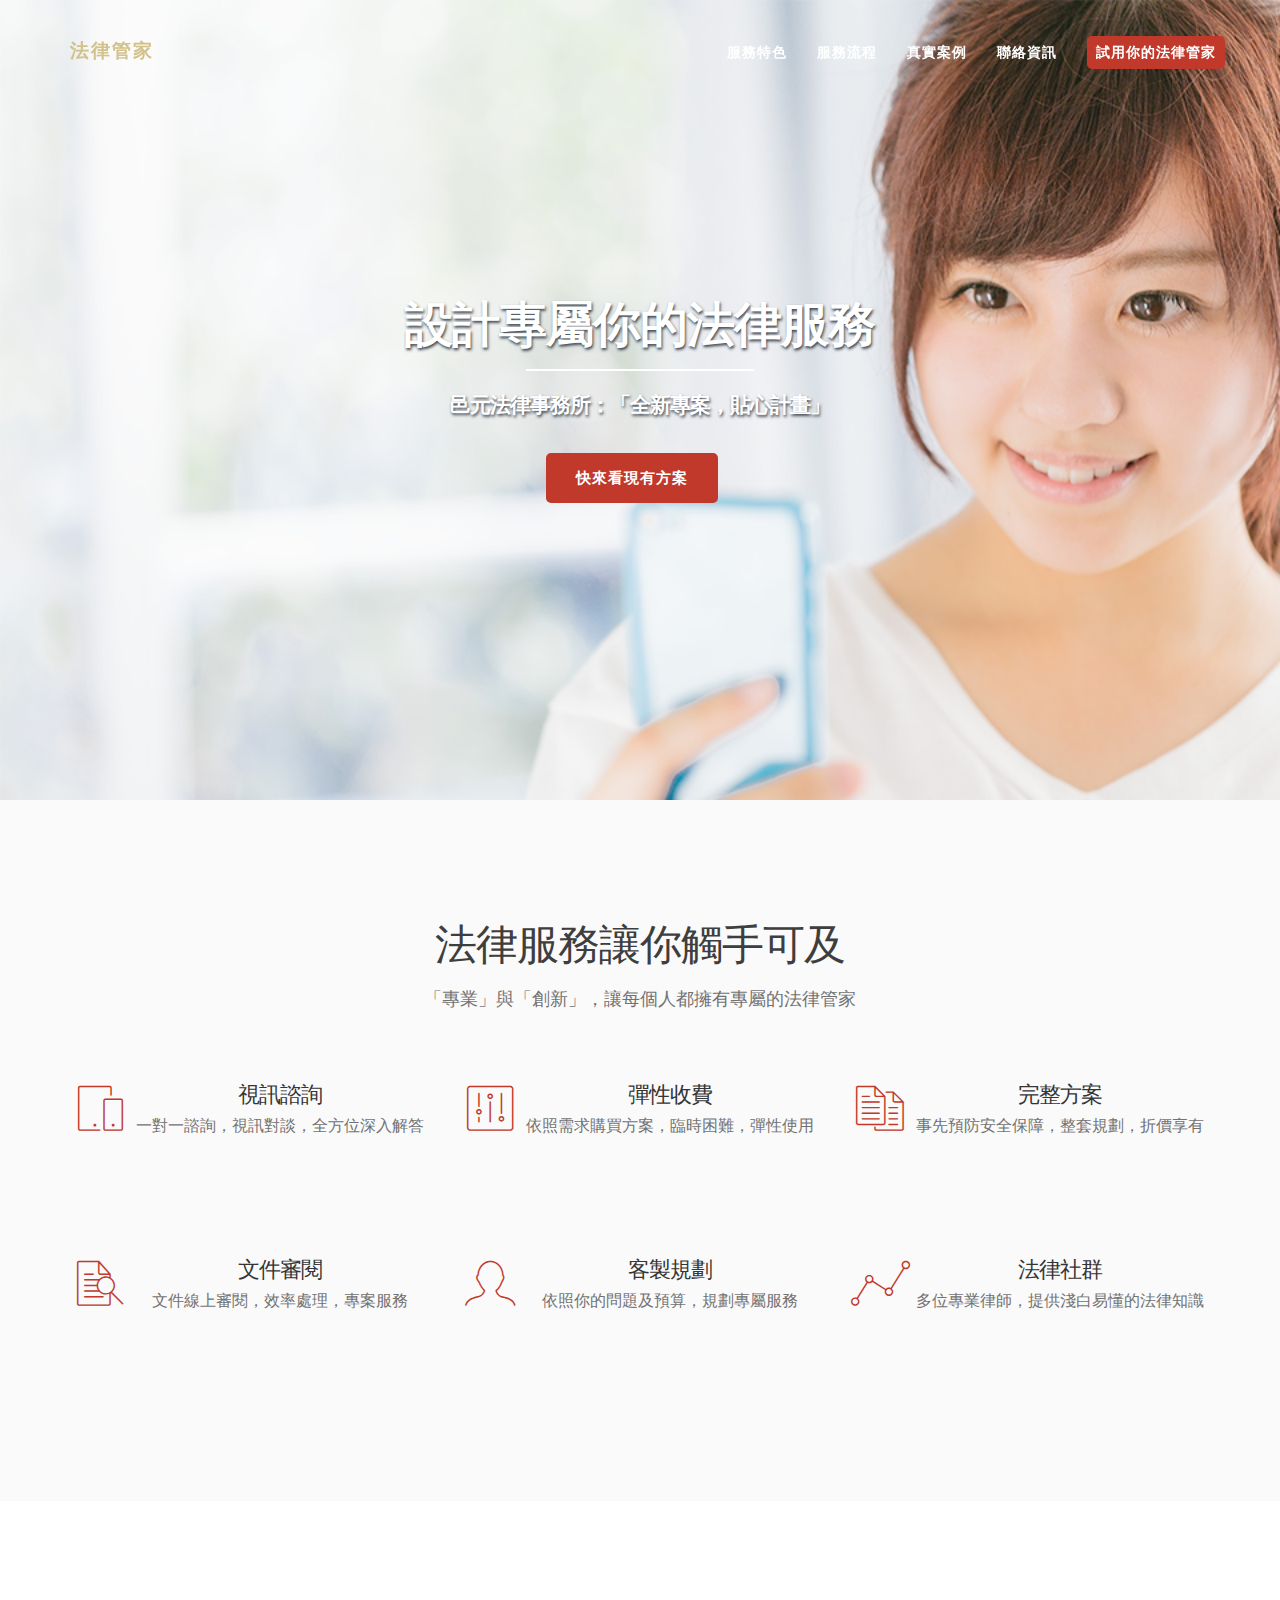
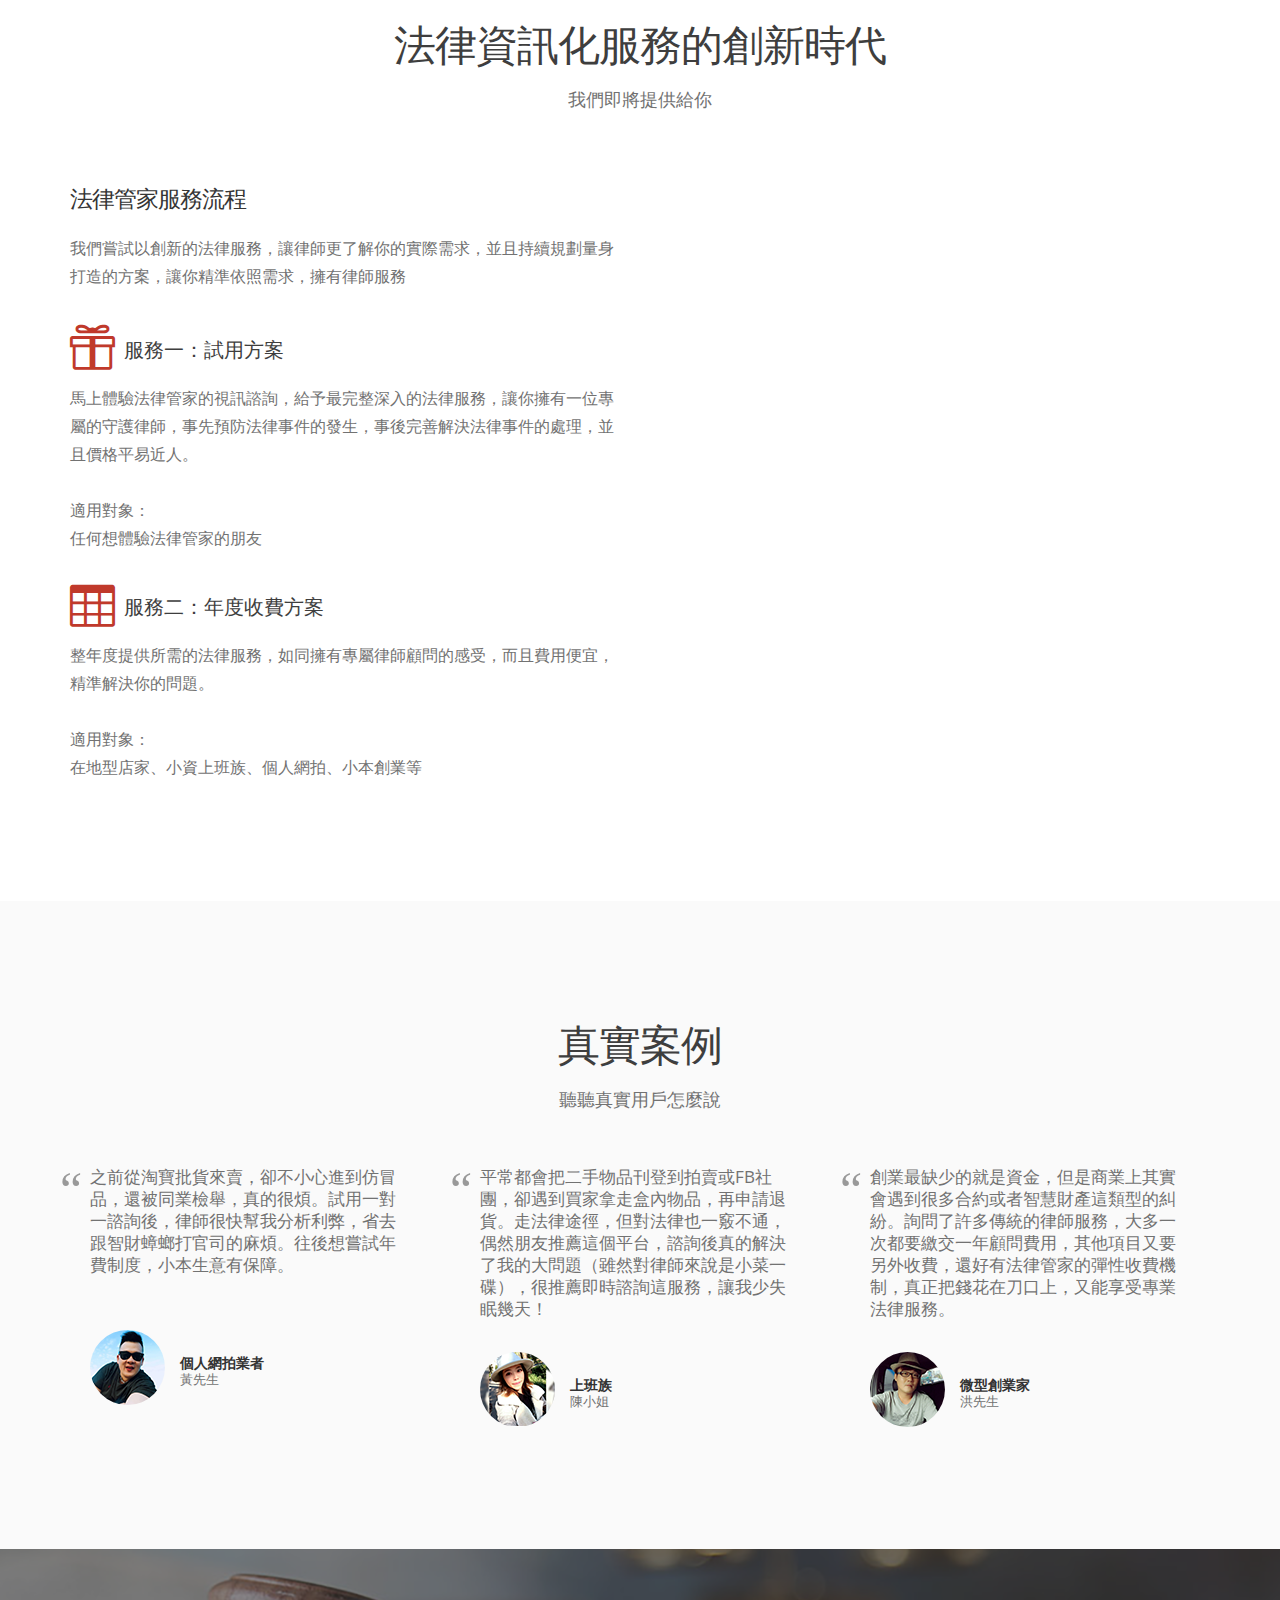
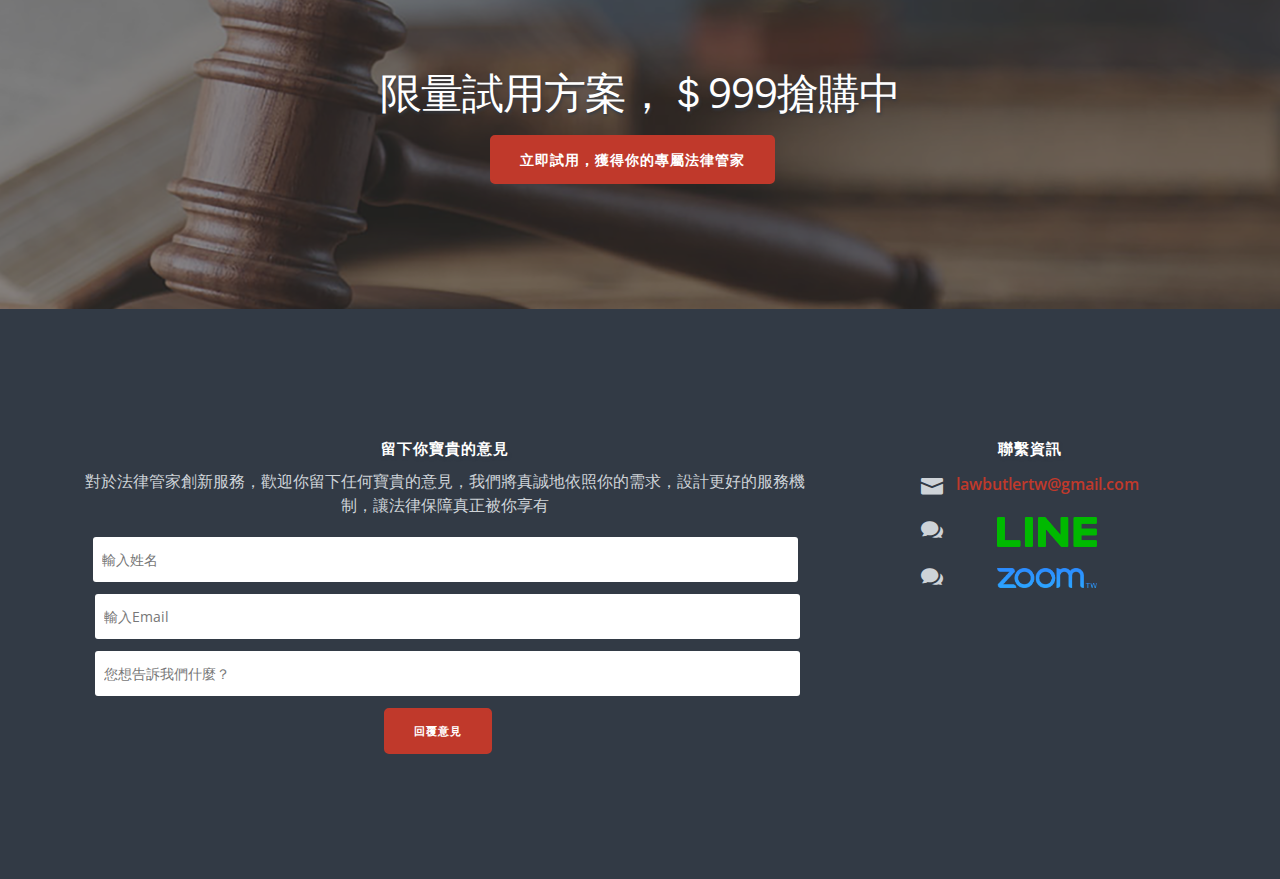
<file: HOME/index.html>
<!doctype html>
<html lang="en">
<head>
    <meta charset="utf-8">

    <!-- TITLE OF SITE -->
    <title>法律管家 台灣</title>
    
    <meta name="robots" content="noindex">
    <meta name="googlebot" content="noindex">
    <meta name="description" content="Responsive Landing Page for Presenting Your Startup: Saas, Mobile or Web Application" />
    <meta name="keywords" content="smartmvp, startup theme, startup template, startup example, startup landing page, one page, responsive, app landing, html template, mobile application, responsive landing page" />
    <meta name="author" content="ThemeDept">
    <meta name="viewport" content="width=device-width, initial-scale=1, maximum-scale=1">

    <!-- FAVICON  -->
    <link rel="icon" href="assets/images/favicon/smart.jpg">
    
    <!-- =========================
       STYLESHEETS 
    ============================== -->
    
    <!-- BOOTSTRAP CSS -->
    <link rel="stylesheet" href="assets/css/plugins/bootstrap.min.css">

    <!-- FONT ICONS -->
    <link rel="stylesheet" href="assets/css/icons/icons.min.css">
     
    <!-- GOOGLE FONTS -->
    <link href="http://fonts.googleapis.com/css?family=Raleway:300,400,600,700%7COpen+Sans:300,400,600,700%7CHandlee" rel="stylesheet">
    
    <!-- PLUGINS STYLESHEET -->
    <link rel="stylesheet" href="assets/css/plugins/animate.min.css">
    <link rel="stylesheet" href="assets/css/plugins/venobox.min.css">
    
    <!-- CUSTOM STYLESHEET -->
    <link rel="stylesheet" href="assets/css/style.css">

    <!-- RESPONSIVE FIXES -->
    <link rel="stylesheet" href="assets/css/responsive.css">

    <!-- COLORE STYLESHEET -->
    <!-- Change here the Main Color of the Site: Choose your favorite predefined color from assets/css/colors.css -->
    <link rel="stylesheet" href="assets/css/colors/red.css" title="red">
    
    <!--[if lt IE 9]>
            <script src="assets/js/plugins/html5shiv.min.js"></script>
            <script src="assets/js/plugins/respond.min.js"></script>
    <![endif]-->

    
    <!-- =========================
       Marketing Tools
    ============================== -->
    <script>
    <!--                                 -->
    <!-- google-analytics tracking code  -->
    <!--                                 -->

    (function(i,s,o,g,r,a,m){i['GoogleAnalyticsObject']=r;i[r]=i[r]||function(){
    (i[r].q=i[r].q||[]).push(arguments)},i[r].l=1*new Date();a=s.createElement(o),
    m=s.getElementsByTagName(o)[0];a.async=1;a.src=g;m.parentNode.insertBefore(a,m)
    })(window,document,'script','https://www.google-analytics.com/analytics.js','ga');

    ga('create', 'UA-93760365-1', 'auto');
    ga('send', 'pageview');


    <!--                                 -->
    <!-- Hotjar tracking code            -->
    <!--                                 -->

    (function(h,o,t,j,a,r){
        h.hj=h.hj||function(){(h.hj.q=h.hj.q||[]).push(arguments)};
        h._hjSettings={hjid:448526,hjsv:5};
        a=o.getElementsByTagName('head')[0];
        r=o.createElement('script');r.async=1;
        r.src=t+h._hjSettings.hjid+j+h._hjSettings.hjsv;
        a.appendChild(r);
    })(window,document,'//static.hotjar.com/c/hotjar-','.js?sv=');

    </script>

    <!-- =========================
       End Marketing Tools
    ============================== -->

</head>

<body>
    <div class="main-wrapper">

        <!-- =========================
             PRELOADER
        ============================== -->
        <div class="preloader">
            <div class="loader-container">
                <div class="text-logo">法律管家</div>
                <div class="signal"></div>
            </div>
        </div> 
        

        <!-- =========================
             HEADER
        ============================== -->
        <header class="header" id="top" data-stellar-background-ratio="0.5">
            <!-- Background Overlay -->
            <div class="overlay">

                <!-- =========================================
                     Navigation
                ========================================== -->
                <nav class="navbar navbar-fixed-top" role="navigation">
                    <div class="container">
                        <div class="row">
                            <div class="col-md-12">
                                <!-- Navbar-Header -->
                                <div class="navbar-header">
                                    
                                    <!-- Mobile Menu -->
                                    <button data-target=".navbar-collapse" data-toggle="collapse" class="navbar-toggle" type="button">
                                        <i class="icon icon_menu"></i>
                                    </button>

                                    <!-- Text-Logo -->
                                    <a href="#top" class="navbar-brand scrollto" title="SmartMvp">
                                        <span class="text-logo">法律管家</span>
                                    </a>


                                    <!-- Image-Logo: Remove this comments and the section above Text-Logo if you want to add an Image-Logo (recommended sizes -> max-height:50, max-width:200) 

                                    <a href="#top" class="navbar-brand img-logo scrollto" title="SmartMvp">
                                        <img src="../HOME/assets/images/logo1.png" alt="Logo">
                                    </a> 
                                    -->

                                </div><!-- /End Navbar-Header -->

                                <!-- Navbar-Collapse -->
                                <div class="navbar-collapse collapse">
                                    <ul class="nav navbar-nav navbar-right">
                                        <!-- Menu Items -->
                                        <li><a href="#features" title="" class="scrollto">服務特色</a></li>
                                        <li><a href="#about" title="" class="scrollto">服務流程</a></li>
                                        <li><a href="#testimonials" title="" class="scrollto">真實案例</a></li>
                                        <li><a href="#footer" title="" class="scrollto">聯絡資訊</a></li>
                                        <!-- Early Access Modal on click -->
                                        <li><a class="btn btn-nav btn-signup" id="cta1-to-price-page" href="../Price/price.html" target="_blank" onClick="ga('send','event','lawbutler','click','header_section_button_to_price_page');">試用你的法律管家</a></li>
                                    </ul>
                                </div><!-- /End Navbar-Collapse -->
                            </div><!-- /End Col -->
                        </div><!-- /End Row -->
                    </div><!-- /End Container -->
                </nav><!-- /End Sticky Navigation -->


                <!-- ==================================================
                     Early Access Modal with Mailchimp
                ==================================================  -->
                
               <div class="modal fade login" id="loginModal">
                    <div class="modal-dialog">
                        <div class="modal-content">
                            
                            <!-- Modal-Header -->
                            <div class="modal-header">
                                <!-- Close Button -->
                                <button type="button" class="close" data-dismiss="modal" aria-hidden="true">
                                    <i class="icon icon_close_alt2"></i>
                                </button>
                                <!-- Modal-Header Title-->
                                
                            </div><!-- /End Modal-Header -->

                            <!-- Modal-Body Content -->

                            <div class="modal-body">  
                                <div class="box">
                                     <div class="content">
                                        <!-- Early Access Form with Mailchimp -->
                                        <div class="loginBox">
                                            <div id="mc_embed_signup">
                                            <label for="mil">首付 999，保障久久久</label>
                                                <form action="//xxx.us15.list-manage.com/subscribe/post?u=9714249e54d2602daca7f38eb&amp;id=35465165d3" method="post" id="mc-embedded-subscribe-form" name="mc-embedded-subscribe-form" class="validate" target="_blank" novalidate>
                                                <fieldset>
                                                    <div class="mc-field-group">
                                                        <input class="form-control input-lg" type="text" value="" name="FNAME" class="required" id="mce-FNAME" placeholder ="輸入姓名">
                                                    </div>
                                                    <div class="mc-field-group">
                                                        <input class="form-control input-lg"  type="email" value="" name="EMAIL" class="required email" id="mce-EMAIL" placeholder ="輸入Email">
                                                    </div>
                                                    <div id="mce-responses" class="clear">
                                                        <div class="response" id="mce-error-response" style="display:none"></div>
                                                        <div class="response" id="mce-success-response" style="display:none"></div>
                                                    </div>    
                                                    <div style="position: absolute; left: -5000px;" aria-hidden="true"><input type="text" name="b_9714249e54d2602daca7f38eb_35465165d3" tabindex="-1" value=""></div>
                                                    <div class="clear "><input class="button btn btn-color" type="submit" value="提交" name="subscribe" id="mc-embedded-subscribe" onclick="ga('send','event','lawbutler','click','Home_page_feeback_text');"></div>
                                                </fieldset>
                                                </form>
                                            </div>
                                        </div>
                                     </div>
                                </div><!-- /End Early Access Form Box -->
                            </div><!-- /End Modal-Body -->

                            <!-- Modal-Footer -->
                            <div class="modal-footer">
                                <!-- Early Access-Footer.-->
                                <div class="forgot login-footer">
                                    <span>註冊E-mail，家庭律師立即與您聯繫</span>
                                </div>
                            </div><!-- /End Modal-Footer -->      
                          
                        </div><!-- /End Modal Content -->
                    </div><!-- /End Modal Dialog -->
                </div><!-- /End Modal -->
            
                
                <!-- =========================================
                     Hero-Section
                ========================================== -->
                <div class="container vmiddle earlyaccess">
                    <div class="row">
                        <div class="col-md-12">
                            <div class="hero-section">
                                
                                <!-- Welcome - Hero Message -->
                                <h1 class="text-white hr-top-text" >設計專屬你的法律服務</h1>
                                <hr align="center" width="20%">
                                <p class="text-white">邑元法律事務所：「全新專案，貼心計畫」</p>
                                
                                <div class="col-md-10 col-md-offset-1">    
                                    
                                    <!-- Early Access Subscribe with Mailchimp -->
                                    <form id="subscribe" role="form" style="position: relative;">
                                        <div class="row earlyaccess-box">
                                            <div class="col-sm-8 col-sm-offset-2">
                                                    <a href="../Price/price.html" class="btn btn-color" id="cta2-to-price-page" target="_blank" onClick="ga('send','event','lawbutler','click','header_section_button_to_price_page');">快來看現有方案</a>  
                                            </div>
                                        </div>
                                    </form>
                                    
                                                    
                                    </div>

                                    <!-- Early Access Subscribe. Emails List in subscribe.txt 
                                    <form id="subscribe" role="form">
                                        <div class="row earlyaccess-box">
                                            <div class="col-sm-8 col-sm-offset-2">
                                                <p class="subscription-success"><i class="icon icon_check_alt2"></i> You are successfully subscribed for our beta list.</p>
                                                <p class="subscription-failed"><i class="icon icon_close_alt2"></i> Something went wrong!</p>

                                                <div class="input-group">
                                                    <input type="email" id="s-email" name="email" placeholder="Enter your Email Address" class="form-control" required>
                                                    <span class="input-group-btn">
                                                        <button class="btn btn-color">SIGN UP FOR BETA</button>
                                                    </span>
                                                </div>
                                            </div>
                                        </div>
                                    </form> -->

                                </div><!-- /End Col -->

                            </div><!-- /End Intro-Section -->
                        </div><!-- /End Col -->
                    </div><!-- /End Row -->
                </div><!-- /End Container Hero-Section -->


            </div><!-- /End Background Overlay -->
        </header>
        <!-- =========================
             /END HEADER
        ============================== -->


        <!-- =================================
             EARLY FEATURES SECTION
        ====================================== -->
        <section class="early-features" id="features" style="background-color: #fafafa; ">
            <div class="container">
                <!-- Padding -->
                <div class="wrapper-lg">
                    <div class="row">
                        <!-- Section Header Title -->
                        <div class="col-xs-12">
                            <h2 class="se2-mobile">法律服務讓你觸手可及</h2>
                            <p class="se2-mobile large">「專業」與「創新」，讓每個人都擁有專屬的法律管家</p>
                        </div>
                    </div>
                    <!-- Features with Icons -->
                    <div class="row">
                        <div class="col-md-4 feature-box">
                            <div class="icon-box">
                               <i class="icon icon-mobile icon-sm icon-se2-mobile"></i> 
                            </div>
                            <h4>視訊諮詢</h4>
                            <p class="se2-1-mobile">一對一諮詢，視訊對談，全方位深入解答</p>
                        </div>

                        <div class="col-md-4 feature-box">
                            <div class="icon-box">
                               <i class="icon icon-adjustments icon-sm icon-se2-mobile"></i> 
                            </div>
                            <h4>彈性收費</h4>
                            <p class="se2-2-mobile">依照需求購買方案，臨時困難，彈性使用</p>
                        </div>

                        <div class="col-md-4 feature-box">
                            <div class="icon-box">
                               <i class="icon icon-documents icon-sm icon-se2-mobile"></i> 
                            </div>
                            <h4>完整方案</h4>
                            <p class="se2-3-mobile">事先預防安全保障，整套規劃，折價享有</p>
                        </div>

                        <div class="col-md-4 feature-box">
                            <div class="icon-box">
                               <i class="icon icon-search icon-sm icon-se2-mobile"></i> 
                            </div>
                            <h4>文件審閱</h4>
                            <p>文件線上審閱，效率處理，專案服務</p>
                        </div>

                        <div class="col-md-4 feature-box">
                            <div class="icon-box">
                               <i class="icon icon-profile-male icon-sm icon-se2-mobile"></i> 
                            </div>
                            <h4>客製規劃</h4>
                            <p>依照你的問題及預算，規劃專屬服務</p>
                        </div>

                        <div class="col-md-4 feature-box">
                            <div class="icon-box">
                               <i class="icon icon-linegraph icon-sm icon-se2-mobile"></i> 
                            </div>
                            <h4>法律社群</h4>
                            <p class="se2-4-mobile">多位專業律師，提供淺白易懂的法律知識</p>
                        </div>

                        
                    </div><!-- /End Row -->
                </div><!-- /End Wrapper -->
            </div><!-- /End Container -->
        </section>
        <!-- =============================
             /END EARLY FEATURES SECTION
        ============================== -->


        <!-- =================================
             ABOUT SECTION
        ====================================== -->
        <section class="about" id="about">
            <div class="container" >
                <!-- Padding -->
                <div class="wrapper-lg">
                    <div class="row">
                        <div class="col-md-8 col-md-offset-2">
                            <!-- Section Header Title -->
                            <h2 class="se3-mobile">法律資訊化服務的創新時代</h2>
                            <p class="large">我們即將提供給你</p>
                        </div>
                    </div><!-- /End Row -->
                    
                    <div class="row about-box">
                        
                        <!-- Text Col with Icons -->
                        <div class="col-md-6" style="text-align: left;">
                            <h4>法律管家服務流程</h4>
                            <p class="about-text">我們嘗試以創新的法律服務，讓律師更了解你的實際需求，並且持續規劃量身打造的方案，讓你精準依照需求，擁有律師服務</p>
                            <div class="tab-icon">
                                <div class="icon-sm">
                                    <i class="icon icon_gift_alt"></i>
                                </div>
                                <p class="icon-title">服務一：試用方案</p>
                                <p class="se5-mobile"> 馬上體驗法律管家的視訊諮詢，給予最完整深入的法律服務，讓你擁有一位專屬的守護律師，事先預防法律事件的發生，事後完善解決法律事件的處理，並且價格平易近人。
                                <br><br></p>
                                <p class="se5-mobile"><b>適用對象：<br>任何想體驗法律管家的朋友<br></p>
                            </div>
                            <div class="tab-icon">
                                <div class="icon-sm">
                                    <i class="icon icon_table"></i>
                                </div>
                                <p class="icon-title">服務二：年度收費方案</p>
                                <p class="se5-mobile">整年度提供所需的法律服務，如同擁有專屬律師顧問的感受，而且費用便宜，精準解決你的問題。
                                <br></br></p>
                                <p class="se5-mobile">適用對象：<br>在地型店家、小資上班族、個人網拍、小本創業等</p>
                            </div>
                        </div>
                        
                        <!-- Image Showcase -->
                        <div class="col-md-6 about-img wow fadeInRight" data-wow-duration="2s">
                            <img src="assets/images/家庭律師流程圖-06.png" alt="" class="img-responsive">
                        </div>

                    </div><!-- /End Row -->

                </div><!-- /End Wrapper -->
            </div><!-- /End Container -->
        </section>
        <!-- =============================
             /END ABOUT SECTION
        ============================== -->

        <!-- =================================
             TESTIMONIAL SECTION
        ====================================== -->
        <section class="early-testimonial light-bg" id="testimonials">
            <div class="container">
                <!-- Padding -->
                <div class="wrapper-lg">
                    <div class="row">
                        <div class="col-md-8 col-md-offset-2">
                            <!-- Section Header Title -->
                            <h2>真實案例</h2>
                            <p class="large">聽聽真實用戶怎麼說</p>
                        </div>
                    </div><!-- /End Row -->
                    
                    <div class="row">
                        <!-- Testimonial Box -->
                        <div class="col-md-4" style="text-align: left;">
                            <blockquote>
                                <!-- Testimonial Quote -->
                                <p class="testimonial-quote se6-mobile">之前從淘寶批貨來賣，卻不小心進到仿冒品，還被同業檢舉，真的很煩。試用一對一諮詢後，律師很快幫我分析利弊，省去跟智財蟑螂打官司的麻煩。往後想嘗試年費制度，小本生意有保障。<br><br><br>
                                </p>
                                <!-- Author info -->
                                <div class="author-box">
                                    <img class="avatar" src="assets/images/testimonials/mrhan.png" alt=" ">
                                    <div class="testimonial-name">
                                      <span>個人網拍業者</span> 黃先生
                                    </div>
                                </div>
                            </blockquote>
                        </div><!-- /End Col -->
                        
                        <!-- Testimonial Box -->
                        <div class="col-md-4" style="text-align: left;">
                            <blockquote>
                                <!-- Testimonial Quote -->
                                <p class="testimonial-quote se6-mobile">平常都會把二手物品刊登到拍賣或FB社團，卻遇到買家拿走盒內物品，再申請退貨。走法律途徑，但對法律也一竅不通，偶然朋友推薦這個平台，諮詢後真的解決了我的大問題（雖然對律師來說是小菜一碟），很推薦即時諮詢這服務，讓我少失眠幾天！<br><br>
                                </p>
                                <!-- Author info -->
                                <div class="author-box">
                                    <img class="avatar" src="assets/images/testimonials/misschen.png" alt=" ">
                                    <div class="testimonial-name">
                                      <span>上班族</span> 陳小姐
                                    </div>
                                </div>
                            </blockquote>
                        </div><!-- /End Col -->
                        
                        <!-- Testimonial Box -->
                        <div class="col-md-4" style="text-align: left;">
                            <blockquote>
                                <!-- Testimonial Quote -->
                                <p class="testimonial-quote se6-mobile">創業最缺少的就是資金，但是商業上其實會遇到很多合約或者智慧財產這類型的糾紛。詢問了許多傳統的律師服務，大多一次都要繳交一年顧問費用，其他項目又要另外收費，還好有法律管家的彈性收費機制，真正把錢花在刀口上，又能享受專業法律服務。<br><br>
                                </p>
                                <!-- Author info -->
                                <div class="author-box">
                                    <img class="avatar" src="assets/images/testimonials/mrhung.png" alt=" ">
                                    <div class="testimonial-name">
                                      <span>微型創業家</span> 洪先生
                                    </div>
                                </div>
                            </blockquote>
                        </div><!-- /End Col -->
                        
                    </div><!-- /End Row -->

                </div><!-- /End Wrapper -->
            </div><!-- /End Container -->
        </section>
        <!-- =============================
             /END TESTIMONIAL SECTION
        ============================== -->
        
        <!-- ==================================================
            CALL TO ACTION DIVIDER
        ======================================================= -->
        <section id="cta" class="cta">
            <div class="overlay">
                <div class="container">
                    <div class="wrapper-lg">
                        <div class="row">
                            <div class="col-md-8 col-md-offset-2">
                                <h2 class="text-white se7-mobile">限量試用方案，＄999搶購中</h2>
                                <!--<p class="large text-white">早期用戶，還有機會獨享優惠</p>-->
                            </div>
                        </div>

                        <div class="row">
                            <!-- Signup Form -->
                            <div class="col-md-12 text-center">
                                <a class="btn btn-color" id="cta3-to-price-page" href="../Price/price.html" onClick="ga('send','event','lawbutler','click','5th_section_button_to_price_page');">立即試用，獲得你的專屬法律管家</a>
                            </div>
                           
                        </div><!-- /End Row -->
                    </div><!-- /End Wrapper -->
                </div><!-- /End Container -->
            </div>
        </section>
        <!-- =============================
            /END CALL TO ACTION DIVIDER
        ============================== -->

        <!-- ==================================================
            FOOTER
        ======================================================= -->
        <footer class="footer dark-bg" id="footer">
            <div class="container">
                <div class="wrapper-lg">
                    <div class="row">
                        <div class="col-md-8">
                            <h5 class="text-white">留下你寶貴的意見</h5>
                            <p class="form-text">對於法律管家創新服務，歡迎你留下任何寶貴的意見，我們將真誠地依照你的需求，設計更好的服務機制，讓法律保障真正被你享有</p>
                            
                           <div id="mc_embed_signup">
                                <form action="//xxx.us15.list-manage.com/subscribe/post?u=9714249e54d2602daca7f38eb&amp;id=b7bad786e0" method="post" id="mc-embedded-subscribe-form" name="mc-embedded-subscribe-form" class="validate" target="_blank" novalidate>
                                    <fieldset>
                                        <div class="mc-field-group form-group">
                                            <input class="form-control input-lg" type="text" value="" name="LNAME" class="required" id="mce-LNAME" placeholder ="輸入姓名">
                                        </div>
                                        <div class="mc-field-group form-group">
                                            <label for="mce-EMAIL"></label>
                                            <input class="form-control input-lg"  type="email" value="" name="EMAIL" class="required email" id="mce-EMAIL" placeholder ="輸入Email">
                                        </div>
                                        <div class="mc-field-group form-group">
                                            <label for="mce-MMERGE1"></label>
                                            <input class="form-control input-lg" type="text" value="" name="MMERGE1" class="" id="mce-MMERGE1" placeholder ="您想告訴我們什麼？">
                                        </div>
                                        <div id="mce-responses" class="clear">
                                            <div class="response" id="mce-error-response" style="display:none"></div>
                                            <div class="response" id="mce-success-response" style="display:none"></div>
                                        </div>    
                                        <div style="position: absolute; left: -5000px;" aria-hidden="true"><input type="text" name="b_9714249e54d2602daca7f38eb_35465165d3" tabindex="-1" value=""></div>
                                        <div class="clear"><input class="button btn btn-color" type="submit" value="回覆意見" name="subscribe" id="mc-embedded-subscribe"></div>
                                    </fieldset>
                                </form>
                            </div>                       
                        </div>

                        <div class="col-md-4 footer-right">
                            
                            <h5 class="text-white">聯繫資訊</h5>
                            <div class="contact-item">
                                <div class="contact-icon">
                                    <i class="icon icon_mail"></i>
                                </div>
                                <div class="contact-content">
                                    <a href="mailto:lawbutlertw@gmail.com">lawbutlertw@gmail.com</a>
                                </div>
                            </div>
                            <div class="contact-item">
                                <div class ="contact-icon">
                                    <i class="icon icon_chat"></i>
                                </div>
                                <div class="contact-content">
                                    <a href="https://line.me/R/ti/p/%40ymu0705d" target="_blank"><img width="100px" height="30px" border="0" alt="加入好友" src="assets/images/LINE.png"></a>
                                </div>
                            </div>
                            <div class="contact-item">
                                <div class ="contact-icon">
                                    <i class="icon icon_chat"></i>
                                </div>
                                <div class="contact-content">
                                    <a href="https://zoomnow.net/zntw_zoom_download.php?showType=ALL" target="_blank"><img width="100px" height="px" border="0" alt="加入好友" src="../HOME/assets/images/zoom.png"></a>
                                </div>
                            </div>
                        </div>
                    </div><!-- End Row -->
 
                


                </div><!-- /End Wrapper -->
            </div><!-- /End Container -->
        </footer>

    </div><!-- /End Main Wrapper-->
    
    <!--                                 -->
    <!-- PRICING TABLE & Bootstrap Modal -->
    <!--                                 -->

    <div id="tallModal" class="modal modal-wide fade">
        <div class="modal-dialog">
            <div class="modal-content">
                <div class="modal-header">
                    <button type="button" class="close" data-dismiss="modal">×</button>
                </div>
                <div class="modal-body">
                  <div class="row">
                    <div class="col-md-3">
                    
                        <ul class="price-table">
                        <div class="single-price">
                        <h4 class="price-header">試用方案</h4>
                        <span class="price-amount">NT$ 999/月</span>
                        <p>視訊諮詢<br>2 次 20 分鐘</p>
                        </div>
                        </ul>
                    
                    </div>
                    
                    <div class="col-md-3">
                        <ul class="price-table">
                        <div class="single-price">
                        <h4 class="price-header">黃金會員</h4>
                        <span class="price-amount">NT$ 4999/年</span>
                        <p>視訊預約諮詢<br>3 次/年</p>
                        <p>電話一對一諮詢<br>4 hr/年</p>
                        <p>契約審閱<br>2 頁內免費，2 份/年<br>一般非公版收費 8000 元/份</p>                        
                        <p>函件撰擬審閱<br>2 頁內免費，2 份/年<br>一般非公版收費 8000 元/份</p>
                        <p>一般收費 9 折計價</p>
                        </div>
                        </ul>
                    </div>
                    <div class="col-md-3">
                        <ul class="price-table">
                        <div class="single-price">
                        <h4 class="price-header">白金會員</h4>
                        <span class="price-amount">NT$ 8999/年</span>
                        <p>視訊預約諮詢<br>5 次/年</p>
                        <p>電話一對一諮詢<br>8 hr/年</p>
                        <p>契約撰擬審閱<br>2 頁內免費，2 份/年<br>一般非公版收費 1200 元/份</p>
                        <p>函件撰擬審閱<br>2 頁內免費，2 份/年<br>一般非公版收費 8000 元/份</p>
                        <p>一般收費 9 折計價</p>
                        </div>
                        </ul>
                    </div>
                    <div class="col-md-3">
                        <ul class="price-table">
                        <div class="single-price">
                        <h4 class="price-header">鑽石會員</h4>
                        <span class="price-amount">NT$ 12999/年</span>
                        <p>視訊預約諮詢<br>7 次/年</p>
                        <p>電話一對一諮詢<br>12 hr/年</p>
                        <p style="padding-bottom: 48px; ">免費預約到府諮詢 1 次<br>限新竹以北地區</p>
                        <p>契約撰擬審閱<br>5 頁內免費，2 份/年<br>一般非公版收費 1200 元/份</p>
                        <p>函件撰擬審閱<br>5 頁內免費，2 份/年<br>一般非公版收費 8000 元/份</p>
                        <p>一般收費 8 折計價</p>
                        </div>
                        </ul>
                    </div>
                  </div>
                </div>
                <div class="modal-footer">
                    <button class="btn btn-default" data-dismiss="modal">Close</button>
                </div>
            </div>
        </div>
    </div><!-- /.modal -->

    <!-- =========================
        SCRIPTS 
    ============================== -->
    <script src="assets/js/plugins/jquery1.11.0.min.js"></script>
    <script src="assets/js/plugins/bootstrap.min.js"></script>
    <script src="assets/js/plugins/jquery.easing.1.3.min.js"></script>
    <script src="assets/js/plugins/modernizr.custom.min.js"></script>
    <script src="assets/js/plugins/plugins.min.js"></script>
    <!-- Custom Script -->
    <script src="assets/js/custom.js"></script>


    <!--Start of Tawk.to Script-->

    <script type="text/javascript">
    var Tawk_API=Tawk_API||{}, Tawk_LoadStart=new Date();
    (function(){
    var s1=document.createElement("script"),s0=document.getElementsByTagName("script")[0];
    s1.async=true;
    s1.src='https://embed.tawk.to/58c5124541acfb239f8b1a9c/default';
    s1.charset='UTF-8';
    s1.setAttribute('crossorigin','*');
    s0.parentNode.insertBefore(s1,s0);
    })();
    </script>
    <!--End of Tawk.to Script-->



</body>
</html>
</file>
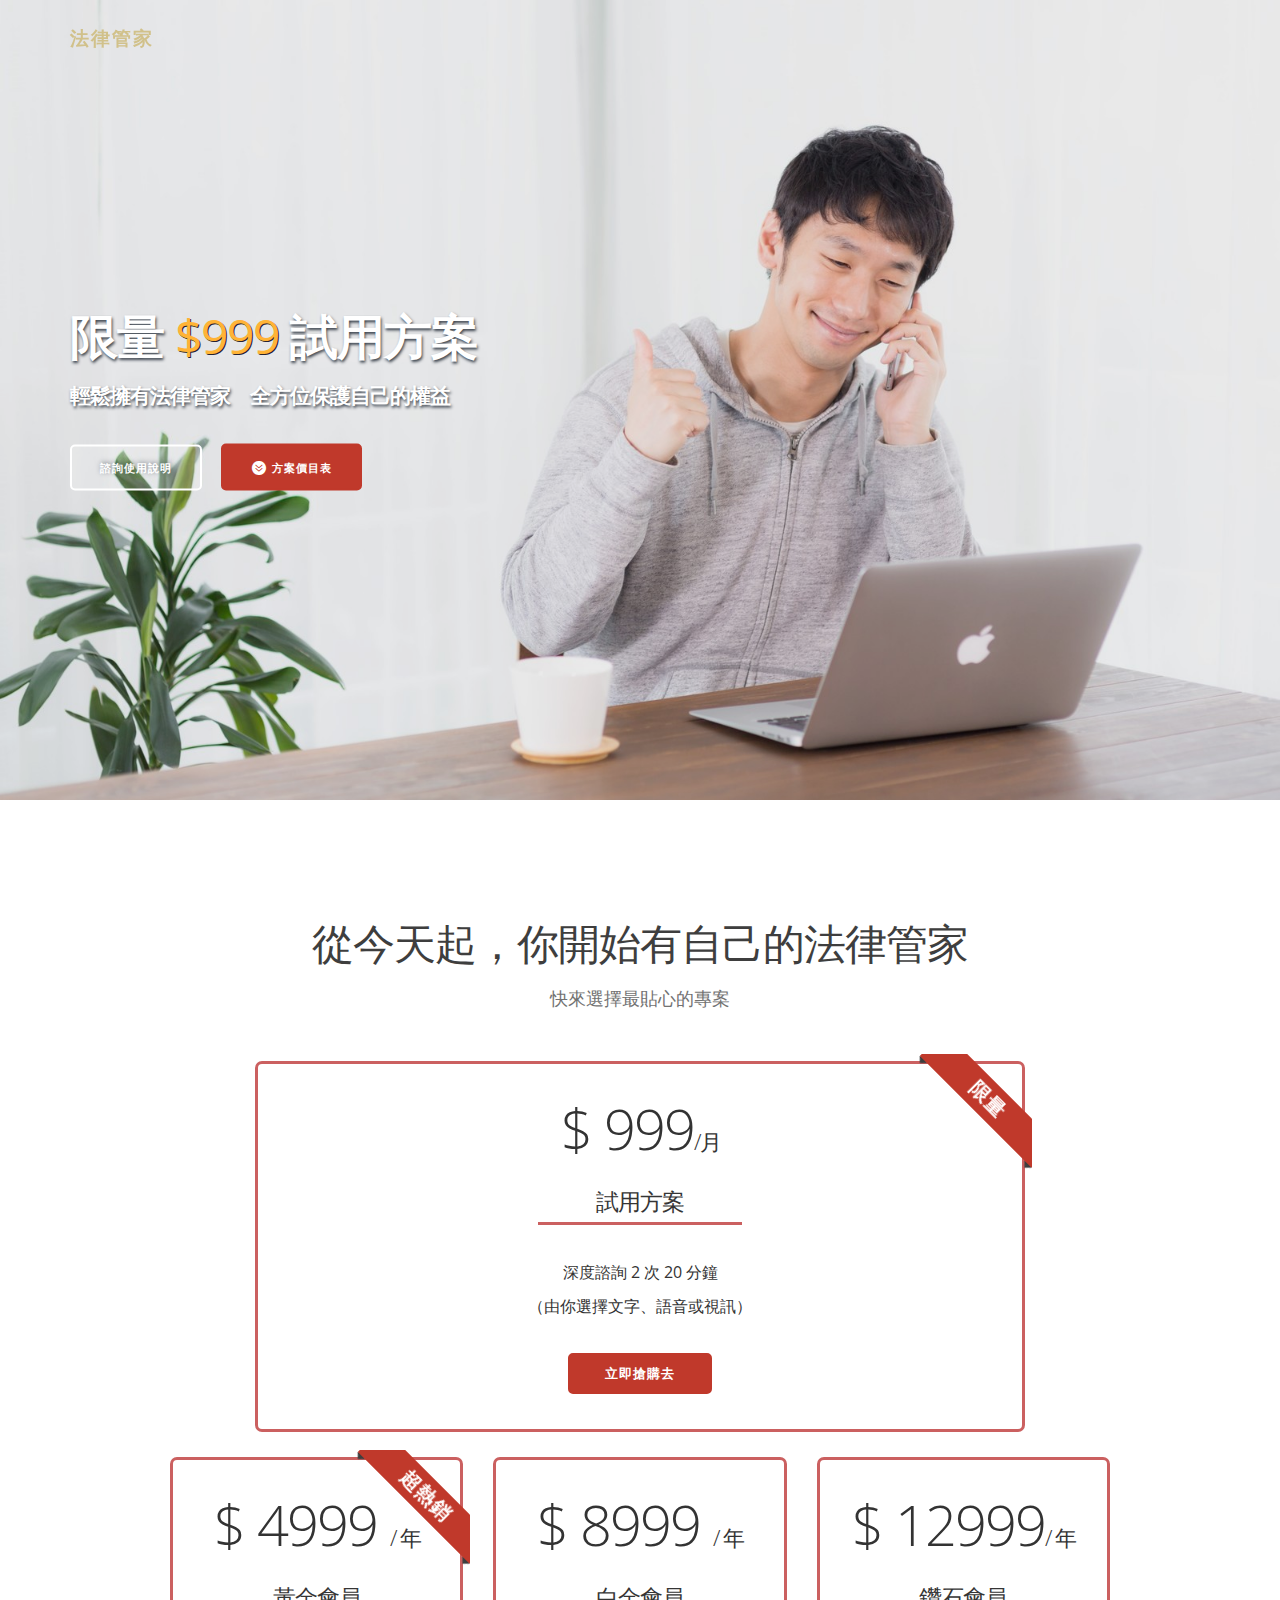
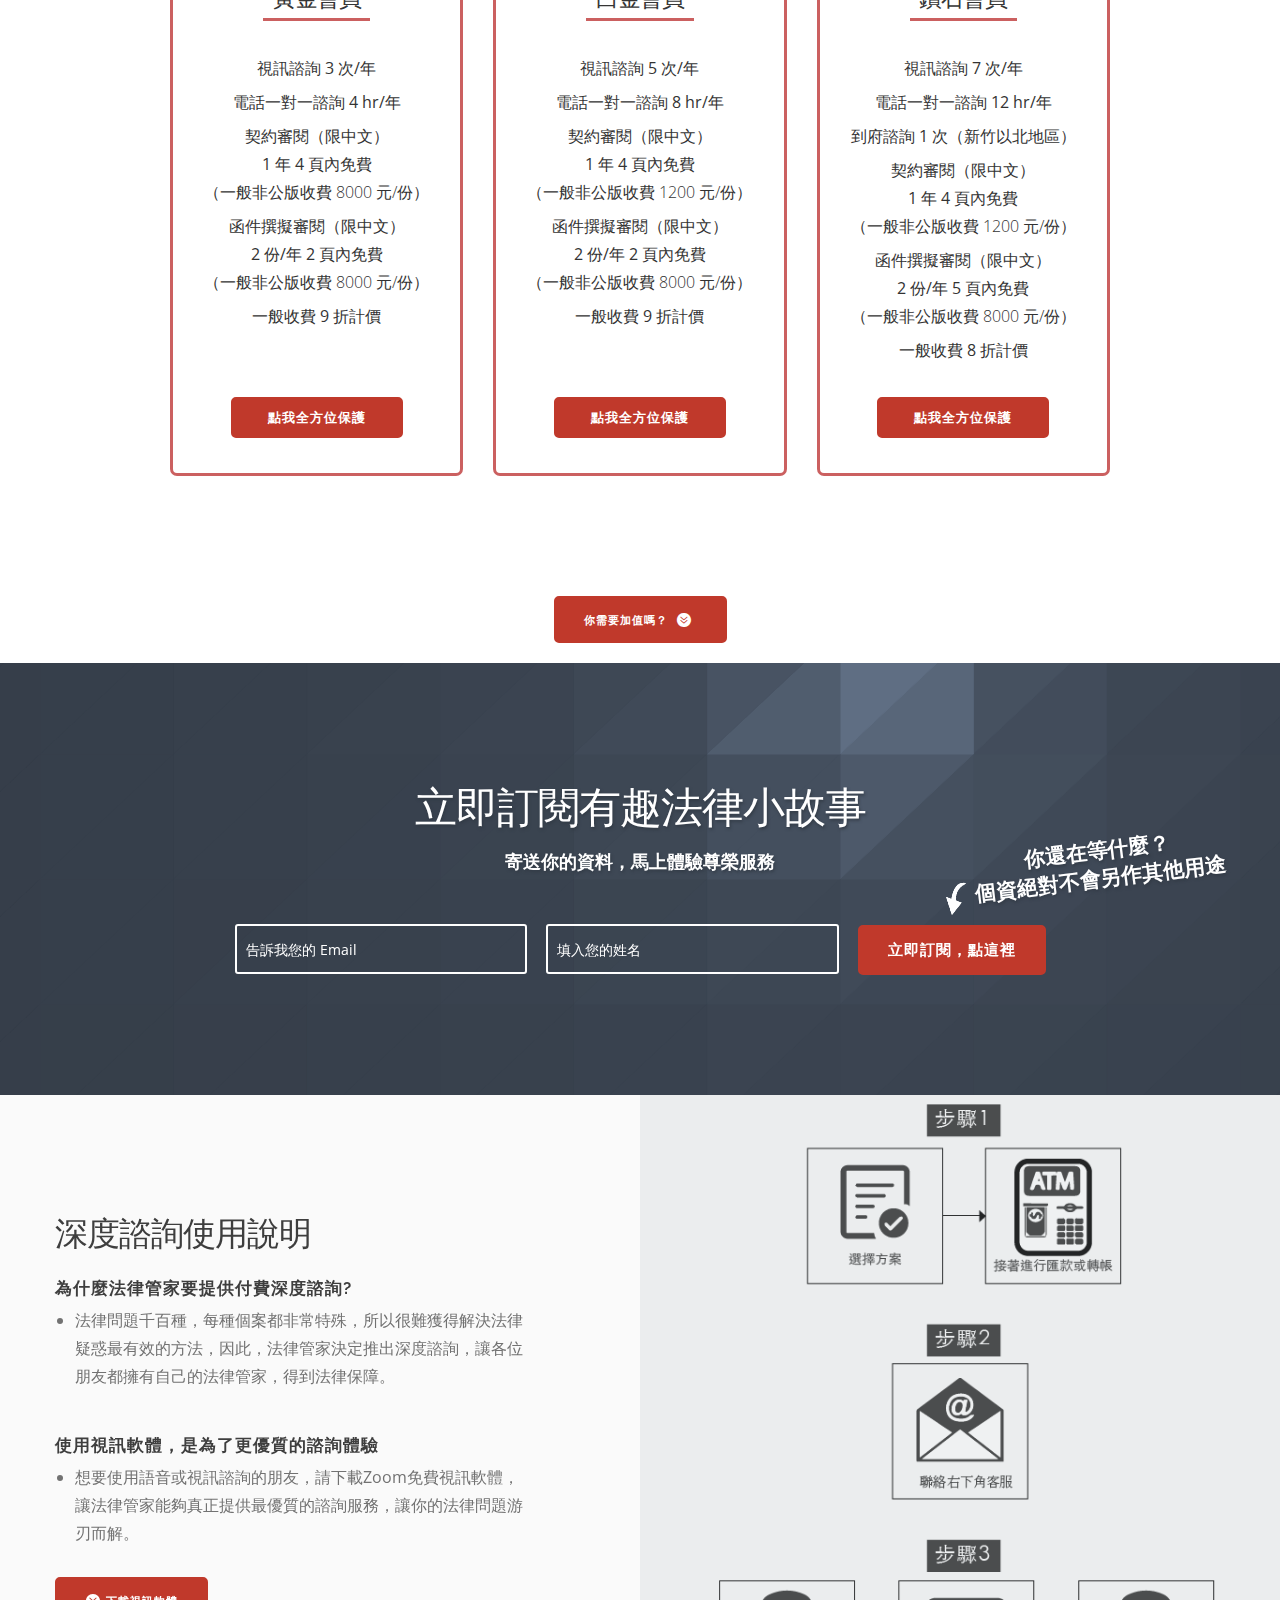
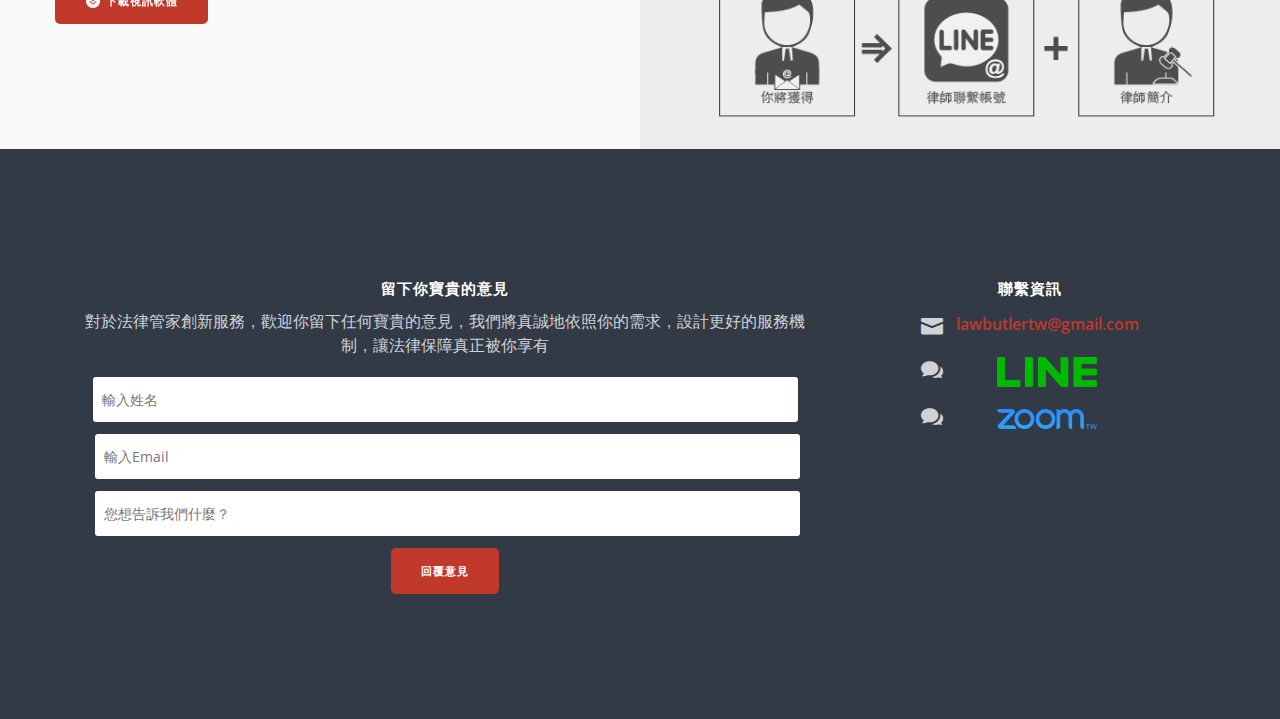
<file: Price/price.html>
<!doctype html>
<html lang="en">
<head>
    <meta charset="utf-8">

    <!-- TITLE OF SITE -->
    <title>法律管家 台灣</title>

    <meta name="robots" content="noindex">
    <meta name="googlebot" content="noindex">
    <meta name="description" content="Responsive Landing Page for Presenting Your Startup: Saas, Mobile or Web Application" />
    <meta name="keywords" content="smartmvp, startup theme, startup template, startup example, startup landing page, one page, responsive, app landing, html template, mobile application, responsive landing page" />
    <meta name="author" content="ThemeDept">
    <meta name="viewport" content="width=device-width, initial-scale=1, maximum-scale=1">

    <!-- FAVICON  -->
    <link rel="icon" href="assets/images/favicon/smart.jpg">
    
    <!-- =========================
       STYLESHEETS 
    ============================== -->
    
    <!-- BOOTSTRAP CSS -->
    <link rel="stylesheet" href="assets/css/plugins/bootstrap.min.css">

    <!-- FONT ICONS -->
    <link rel="stylesheet" href="assets/css/icons/icons.min.css">
     
    <!-- GOOGLE FONTS -->
    <link href="https://fonts.googleapis.com/css?family=Raleway:300,400,600,700%7COpen+Sans:300,400,600,700%7CHandlee" rel="stylesheet">
    
    <!-- PLUGINS STYLESHEET -->
    <link rel="stylesheet" href="assets/css/plugins/plugins.min.css">
    
    <!-- CUSTOM STYLESHEET -->
    <link rel="stylesheet" href="assets/css/style.css">

    <!-- RESPONSIVE FIXES -->
    <link rel="stylesheet" href="assets/css/responsive.css">

    <!-- COLORE STYLESHEET -->
    <!-- Change here the Main Color of the Site: Choose your favorite predefined color from assets/css/colors.css -->
    <link rel="stylesheet" href="assets/css/colors/red.css" title="red">
    
    
    <!--[if lt IE 9]>
            <script src="assets/js/plugins/html5shiv.min.js"></script>
            <script src="assets/js/plugins/respond.min.js"></script>
    <![endif]-->
        <!-- =========================
       Marketing Tools
    ============================== -->
    <script>
    <!--                                 -->
    <!-- google-analytics tracking code  -->
    <!--                                 -->

    (function(i,s,o,g,r,a,m){i['GoogleAnalyticsObject']=r;i[r]=i[r]||function(){
    (i[r].q=i[r].q||[]).push(arguments)},i[r].l=1*new Date();a=s.createElement(o),
    m=s.getElementsByTagName(o)[0];a.async=1;a.src=g;m.parentNode.insertBefore(a,m)
    })(window,document,'script','https://www.google-analytics.com/analytics.js','ga');

    ga('create', 'UA-93760365-1', 'auto');
    ga('send', 'pageview');

    <!--                                 -->
    <!-- Hotjar tracking code            -->
    <!--                                 -->

    (function(h,o,t,j,a,r){
        h.hj=h.hj||function(){(h.hj.q=h.hj.q||[]).push(arguments)};
        h._hjSettings={hjid:448526,hjsv:5};
        a=o.getElementsByTagName('head')[0];
        r=o.createElement('script');r.async=1;
        r.src=t+h._hjSettings.hjid+j+h._hjSettings.hjsv;
        a.appendChild(r);
    })(window,document,'//static.hotjar.com/c/hotjar-','.js?sv=');

    </script>
    <!-- =========================
       End Marketing Tools
    ============================== -->
</head>

<body>
    <div class="main-wrapper">

        <!-- =========================
             PRELOADER
        ============================== -->
        <div class="preloader">
            <div class="loader-container">
                <div class="text-logo">法律管家</div>
                <div class="signal"></div>
            </div>
        </div> 
        

        <!-- =========================
             HEADER
        ============================== -->
        <header class="header video-bg" id="top">
            <!-- Background Overlay -->
            <div class="overlay">



                <!-- =========================================
                     Navigation
                ========================================== -->
                <nav class="navbar navbar-fixed-top" role="navigation">
                    <div class="container">
                        <div class="row">
                            <div class="col-md-12">
                                <!-- Navbar-Header -->
                                <div class="navbar-header">
                                    <a href="../HOME/index.html" class="text-logo">法律管家</a>

                                </div><!-- /End Navbar-Header -->
                            </div><!-- /End Col -->
                        </div><!-- /End Row -->
                    </div><!-- /End Container -->
                </nav><!-- /End Sticky Navigation -->
                
 

                <!-- =========================================
                     試用方案立即付款subscribe Bootstrap Modal
                ==========================================  -->
                <div class="modal fade login" id="loginModal">
                    <div class="modal-dialog">
                        <div class="modal-content">
                            
                            <!-- Modal-Header -->
                            <div class="modal-header">
                                <!-- Close Button -->
                                <button type="button" class="close" data-dismiss="modal" aria-hidden="true">
                                    <i class="icon icon_close_alt2"></i>
                                </button>
                                <p>法律問題請放心交給我們</p>
                                <!-- Modal-Header Title-->
                                
                            </div><!-- /End Modal-Header -->

                            <!-- Modal-Body Content -->
                            <div class="modal-body">  
                                <div class="box">
                                     <div class="content">
                                     <a class="button btn btn-color" href="https://p.ecpay.com.tw/fZRLZ">立即付款去</a>
                                     </div>
                                </div>
                            </div><!-- /End Modal-Body -->
                            <!--Modal footer content-->
                            <div class="modal-footer">
                                <ul>
                                    <li>我們了解法律問題有多困擾你</li>
                                    <li>請立即於右下角與法律管家客服聯繫</li>
                                </ul>
                            </div>                              
                        </div><!-- /End Modal Content -->
                    </div><!-- /End Modal Dialog -->
                </div>
                <!-- /End Modal -->

                <!-- =========================================
                     黃金會員立即付款subscribe Bootstrap Modal
                ==========================================  -->

                <div class="modal fade login" id="goldenModal">
                    <div class="modal-dialog">
                        <div class="modal-content">
                            
                            <!-- Modal-Header -->
                            <div class="modal-header">
                                <!-- Close Button -->
                                <button type="button" class="close" data-dismiss="modal" aria-hidden="true">
                                    <i class="icon icon_close_alt2"></i>
                                </button>
                                <p>法律問題請放心交給我們</p>
                                <!-- Modal-Header Title-->
                                
                            </div><!-- /End Modal-Header -->

                            <!-- Modal-Body Content -->
                            <div class="modal-body">  
                                <div class="box">
                                     <div class="content">
                                     <a class="button btn btn-color" href="https://p.ecpay.com.tw/QvLrX">立即付款去</a>
                                     </div>
                                </div>
                            </div><!-- /End Modal-Body -->
                            <!--Modal footer content-->
                            <div class="modal-footer">
                                <ul>
                                    <li>我們了解法律問題有多困擾你</li>
                                    <li>請立即於右下角與法律管家客服聯繫</li>
                                </ul>
                            </div>                              
                        </div><!-- /End Modal Content -->
                    </div><!-- /End Modal Dialog -->
                </div>
                <!-- /End Modal -->

                <!-- =========================================
                     白金會員立即付款subscribe Bootstrap Modal
                ==========================================  -->

                <div class="modal fade login" id="whitegoldenModal">
                    <div class="modal-dialog">
                        <div class="modal-content">
                            
                            <!-- Modal-Header -->
                            <div class="modal-header">
                                <!-- Close Button -->
                                <button type="button" class="close" data-dismiss="modal" aria-hidden="true">
                                    <i class="icon icon_close_alt2"></i>
                                </button>
                                <p>法律問題請放心交給我們</p>
                                <!-- Modal-Header Title-->
                                
                            </div><!-- /End Modal-Header -->

                            <!-- Modal-Body Content -->
                            <div class="modal-body">  
                                <div class="box">
                                     <div class="content">
                                     <a class="button btn btn-color" href="https://p.ecpay.com.tw/UWIDU">立即付款去</a>
                                     </div>
                                </div>
                            </div><!-- /End Modal-Body -->
                            <!--Modal footer content-->
                            <div class="modal-footer">
                                <ul>
                                    <li>我們了解法律問題有多困擾你</li>
                                    <li>請立即於右下角與法律管家客服聯繫</li>
                                </ul>
                            </div>                              
                        </div><!-- /End Modal Content -->
                    </div><!-- /End Modal Dialog -->
                </div>
                <!-- /End Modal -->

                <!-- =========================================
                     鑽石會員立即付款subscribe Bootstrap Modal
                ==========================================  -->

                <div class="modal fade login" id="diamondModal">
                    <div class="modal-dialog">
                        <div class="modal-content">
                            
                            <!-- Modal-Header -->
                            <div class="modal-header">
                                <!-- Close Button -->
                                <button type="button" class="close" data-dismiss="modal" aria-hidden="true">
                                    <i class="icon icon_close_alt2"></i>
                                </button>
                                <p>法律問題請放心交給我們</p>
                                <!-- Modal-Header Title-->
                                
                            </div><!-- /End Modal-Header -->

                            <!-- Modal-Body Content -->
                            <div class="modal-body">  
                                <div class="box">
                                     <div class="content">
                                     <a class="button btn btn-color" href="https://p.ecpay.com.tw/7x31E">立即付款去</a>
                                     </div>
                                </div>
                            </div><!-- /End Modal-Body -->
                            <!--Modal footer content-->
                            <div class="modal-footer">
                                <ul>
                                    <li>我們了解法律問題有多困擾你</li>
                                    <li>請立即於右下角與法律管家客服聯繫</li>
                                </ul>
                            </div>                              
                        </div><!-- /End Modal Content -->
                    </div><!-- /End Modal Dialog -->
                </div>
                <!-- /End Modal -->


                <!-- 服務條款開始 -->

                <div class="modal fade login" id="provisionModal">
                    <div class="modal-dialog">
                        <div class="modal-content">
                            
                            <!-- Modal-Header -->
                            <div class="modal-header">
                                <!-- Close Button -->
                                <button type="button" class="close" data-dismiss="modal" aria-hidden="true">
                                    <i class="icon icon_close_alt2"></i>
                                </button>
                                <p>請詳閱服務條款</p>
                                <!-- Modal-Header Title-->
                                
                            </div><!-- /End Modal-Header -->

                            <!-- Modal-Body Content -->
                            <div class="modal-body">  
                                <div class="box">
                                     <div class="content service-content">
                                        <ul>
                                            <li>一、認知與接受條款
                                                <ol>
                                                    <li>邑元聯合法律事務（下稱本事務所）所係依據本服務條款提供法律管家(https://.com)服務(以下稱本服務)，服務條款將涵蓋您所有使用本服務的行為，包括本文所列規範及隱私權政策所載的條文（包括根據該隱私權政策使用及處理您提供的個人資訊及內容）。服務條款為您與本律師事務所之間的委任契約，當您使用本服務或時完成付費手續時，即表示您已閱讀、瞭解並同意接受本服務條款之所有內容，並完全接受本服務現有與未來衍生的服務項目及內容，成為此具有約束力之合約中的一方。</li>
                                                    <li>若您為未滿二十歲之未成年人，應於您的家長（或監護人）閱讀、瞭解並同意本服務條款之所有內容及其後修改變更後，方得註冊為會員、使用本服務或繼續使用本服務。當您使用或繼續使用本服務時，即視為您的家長（或監護人）已閱讀、瞭解並同意接受本服務條款之所有內容及其後修改變更。</li>
                                                    <li>本事務所有權於任何時間修改或變更本服務條款之內容，修改後的服務條款內容將公佈網站上，也可能選擇使用您提供給我們的電子郵件地址發送變更通知，建議您隨時注意該等修改或變更，我們也將盡力就變更原因做出說明。您可自行決定是否接受更新後的條款或停止使用我們的服務，若您不同意任何修改或變更後之內容，應明白告知本事務所終止服務關係，否則即視為已閱讀、瞭解並同意接受該等修改或變更且願意受其拘束。</li>
                                                    <li>您同意於使用本服務之所有內容，皆得以電子文件作為正式表示方法，您使用本服務，包含但不限於在各項服務與功能等頁面點選同意或確認或付款等功能鍵或行為時，視為您正式表示之同意。</li>
                                                </ol>
                                            </li>
                                            <li>二、資訊提供<br>本事務所針對完成付費程序之客戶提供服務。您於付費時表示同意以下事項:
                                                <ol>
                                                    <li>應填寫之欄位提供會員本人正確、最新的資料，每位客戶僅能以個人名義使用本服務，不得以第三人之名義為之，且提供之資訊無利用偽造或變造之資料註冊等情形。</li>
                                                    <li>維護並即時更新您個人資料，確保其正確性，以獲取最佳服務。</li>
                                                    <li>若您提供任何錯誤或不實的資料、或未按指示提供資料、或欠缺必要之資料、或有重覆註冊帳號等情事時，本事務所有權不經事先通知，逕行暫停或終止與您的契約，並拒絕您使用本服務之全部或一部。</li>
                                                    <li>您與本事務所間之契約及服務內容均屬您個人使用及享有，不得轉借、轉讓他人或與他人合用。</li>
                                                    <li>如本事務所無法辯識是否為您本人親自使用之情況時，本服務有權拒絕您使用，並對因此所致之損害，不負任何賠償責任。</li>
                                                    <li>如您洩漏自己的個人資料，並使得第三人有使用的機會時，您必須就第三人的行為負全部責任。</li>
                                                    <li>確保於本服務提供之過程中，所稱事實均係真確，如有虛構或偽造證據等情，一經發現，法律管家得隨時終止本服務，並不予退還任何費用。</li>
                                                </ol>
                                            </li>
                                            <li>三、隱私權政策
                                                <ul>
                                                    <li>&emsp;&emsp;法律管家絕對尊重且致力於保障您個人隱私權。關於您的個人資料，除本服務條款及依律師法規範之保密義務外，本服務另有「隱私權政策」保護與規範。</li>
                                                </ul>
                                            </li>
                                            <li>四、服務內容
                                                <ul>
                                                    <li>&emsp;&emsp;服務內容及方案悉依本事務所網站之內容為準，本事務所並保有隨時修改、變更之權利。</li>
                                                </ul>
                                            </li>
                                            <li>五、兒童及青少年之保護
                                                <ul>
                                                    <li>&emsp;&emsp;為確保兒童及青少年使用網路的安全，並避免隱私權受到侵犯，本服務不提供未滿七歲之未成年人使用，七歲以上未滿二十歲之未成年人欲使用本服務時，應先取得法定代理人（或監護人）之同意。</li>
                                                </ul>
                                            </li>
                                            <li>六、使用者的守法義務及承諾
                                            <ul>
                                                <li>&emsp;&emsp;為確保服務品質，您均承諾絕不為任何非法目的或以任何非法方式使用本服務，並承諾遵守中華民國相關法規及一切使用網際網路之國際慣例。您若係中華民國國籍以外之使用者，並同意遵守所屬國家或地域之法令。</li>
                                                <li>您同意並保證不得利用本服務從事侵害他人權益或違法之行為，包括但不限於：
                                                    <ol>
                                                        <li>散布或傳送任何誹謗、侮辱、具威脅性、攻擊性、不雅、猥褻、不實、違反公共秩序或善良風俗或其他不法之文字、圖片或任何形式的檔案。</li>
                                                        <li>侵害或毀損本網站或他人名譽、隱私權、營業秘密、商標權、著作權、專利權、其他智慧財產權及其他權利。</li>
                                                        <li>違反依法律或契約所應負之保密義務。</li>
                                                        <li>冒用他人名義使用本服務。</li>
                                                        <li>傳輸或散佈電腦病毒。</li>
                                                        <li>從事未經本網站事前授權的商業行為。</li>
                                                        <li>刊載、傳輸、發送垃圾電子郵件、違法之多層次傳銷訊息及廣告等或任何侵害他人智慧財產權或違反法令之資料。</li>
                                                        <li>對本服務其他用戶或第三人產生困擾、不悅或違反一般網路禮節致生反感之行為。</li>
                                                        <li>其他不符本服務所提供的使用目的之行為或本網站有正當理由認為不適當之行為。</li>
                                                    </ol>
                                                </li>
                                            </ul>

                                            </li>
                                            <li>七、服務之停止、中斷<br>
                                            於發生下列情形之一時，本服務將有權可以停止、中斷提供服務：
                                            <ol>
                                                <li>本網站電子通信設備進行必要之保養及施工時。</li>
                                                <li>發生突發性之電子通信設備故障時。</li>
                                                <li>本網站申請之電子通信服務被停止，無法提供服務時。</li>
                                                <li>由於天災等不可抗力之因素或其他不可歸責事由致無法提供服務時。</li>
                                            </ol>

                                            </li>
                                            <li>八、服務內容之變更
                                                <ol>
                                                    <li>您同意本事務所提供本服務之範圍，本事務所均得視業務需要及實際情形，增減、變更或終止相關服務的項目或內容，且無需個別通知會員。</li>
                                                    <li>您同意本事務所得依實際執行情形，增加、修改或終止相關活動，並選擇最適方式告知。</li>
                                                </ol>

                                            </li>
                                            <li>九、費用及退款
                                                <ol>
                                                    <Li>您使用本服務時，應依據本事務所提供之服務及價格機制進行。</Li>
                                                    <Li>於本事務所接受通知確認收訖款項前，本事務所仍保有不接受或取消提供服務之權利。</Li>
                                                    <Li>若您於付費後「七日內」且「未使用任何服務項目之內容前」終止本服務，本事務所將扣除必要成本三成（不包含匯款手續費用，小數點無條件捨去）後退還費用與您。</Li>
                                                    <li>若您於付費後逾七日或已使用任何項目之服務內容後終止本服務，本事務所將不退還任何費用。</li>
                                                </ol>

                                            </li>
                                            <li>十、責任之限制與排除
                                                <ol>
                                                    <li>本事務所就所提供之各項服務，皆不負擔任何明示或默示之擔保責任。</li>
                                                    <li>本事務所並不保證本服務之網頁、伺服器、網域等所傳送的電子郵件或其內容不會含有電腦病毒等有害物；亦不保證郵件、檔案或資料之傳輸儲存均正確無誤不會斷線和出錯等，因各該郵件、檔案或資料傳送或儲存失敗、遺失或錯誤等所致之損害，本事務所不負賠償責任。</li>
                                                </ol>
    
                                            </li>
                                            <li>十一、智慧財產權的保護
                                                <ol>
                                                    <li>本事務所所使用之軟體或程式、網站上所有內容，包括但不限於著作、圖片、檔案、資訊、資料、網站架構、網站畫面的安排、網頁設計，均由本事務所、思源者股份有限公司或其他權利人依法擁有其智慧財產權，包括但不限於商標權、專利權、著作權、營業秘密與專有技術等。任何人不得逕自使用、修改、重製、公開播送、改作、散佈、發行、公開發表、進行還原工程、解編或反向組譯。</li>
                                                    <li>若您欲引用或轉載前述軟體、程式或網站內容，必須依法取得本事務所、思源者股份有限公司或其他權利人的事前書面同意。尊重智慧財產權是您的義務，如有違反，您應負損害賠償責任（包括但不限於訴訟費用及律師費用等）。</li>
                                                    <li>在尊重智慧財產權之原則下，您同意在使用本服務時，不作侵害他人智慧財產權之行為。</li>
                                                    <li>若您使用本服務涉及侵權，本事務所可暫停全部或部份服務之提供，或逕以終止服務之方式處理。</li>
                                                    <li>若有發現智慧財產權遭侵害之情事，請將所遭侵權之情形及聯絡方式，並附具真實陳述及擁有合法智慧財產權之聲明，請先寄至客服中心，將由專人為您處理。</li>
                                                </ol>

                                            </li>
                                            <li>十二、您對本事務所之授權
                                                <ol>
                                                    <li>對於您因使用本服務所登錄或留存之個人資料，您同意本事務所得於取得您同意之範圍內蒐集、處理、保存、傳遞及使用該等資料，或作成會員統計資料、或進行關於網路行為之調查或研究，或為任何之合法使用。</li>
                                                    <li>若您無合法權利提供非您個人資料，或無合法權利授權他人使用、修改、重製、公開播送、改作、散佈、發行、公開發表某資料，並將前述權利轉授權第三人，請勿擅自將該資料上載、傳送、輸入或提供至本事務所。</li>
                                                    <li>任何資料一經上載、傳送、輸入或提供至本事務所時，視為您已允許本事務所無條件使用、修改、重製、改作該等資料，並得將前述權利轉授權他人。</li>
                                                    <li>您並應保證本服務因您使用、修改、重製、公開播送、改作、散佈、發行、公開發表、轉授權前項資料，不致侵害任何第三人之智慧財產權及隱私權，否則應負損害賠償責任（包括但不限於訴訟費用及律師費用等）。</li>
                                                </ol>
                                            </li>
                                            <li>十三、拒絕或終止使用
                                                <ol>
                                                    <li>您同意本事務所得基於維護交易安全之考量，因任何理由，包含但不限於缺乏使用，或違反本服務條款的明文規定及精神，終止您使用本服務或其任何部分，並刪除本服務內任何與您相關之資訊。</li>
                                                    <li>您同意若服務之使用被終止，本事務所對您或任何第三人均不負擔任何責任。</li>
                                                </ol>
                                            </li>
                                            <li>十四、準據法與管轄法院<br>&emsp;&emsp;您同意關於本服務條款之解釋與適用、與本服務條款有關的爭議，以及所有您使用本服務所生可能爭議，均應依照中華民國法律處理，並以臺灣桃園地方法院為第一審管轄法院。</li>
                                        </ul>
                                     </div>
                                </div>
                            </div>

                            <!--Modal footer content-->
                            <div class="checkbox">
                                <label>
                                    <input class="agreeservice" type="checkbox" name="agreeservice" value="agree">我同意上述服務條款
                                </label>
                            </div>
                            <div class="modal-footer">
                                <div class="privision-button clear button btn btn-color gotopayment nonecheck" data-toggle="modal" data-target=" " data-dismiss="modal" aria-hidden="true" onclick="closeprivisionModal();">點我進入付款流程
                                </div>
                            </div>                             
                        </div>
                    </div>
                </div><!-- 服務條款結束-->
<!--                 #loginModal
 -->
                
                <!-- =========================================
                     第一個 Section
                ========================================== -->
                <div class="container vmiddle">
                    <div class="row">
                        <div class="col-md-8">
                            <div class="hero-section">
                                
                                <!-- Welcome - Hero Message -->
                                <h1 class="text-white">限量 <strong style="color: #ffb336; text-shadow: 1px 1px #27232F">$999</strong> 試用方案<strong style="color: #ffb336; text-shadow: 1px 1px #27232F"></strong></h1>
                                <p class="text-white se1-mobile">輕鬆擁有法律管家&emsp;全方位保護自己的權益</p>
                                
                                <!-- Learn More Buttons -->
                                <div class="btn-box">
                                    <a href="#vediomeeting" class="btn btn-ghost scrollto">諮詢使用說明</a>
                                    <a href="#pricing" class="btn btn-color scrollto"><i class="icon arrow_carrot-2dwnn_alt"></i>方案價目表</a>
                                </div>

                            </div><!-- /End Intro-Section -->
                        </div><!-- /End Col -->
                    </div><!-- /End Row -->
                </div><!-- /End Container Hero-Section -->


            </div><!-- /End Background Overlay -->
        </header>
        <!-- =========================
             /END HEADER
        ============================== -->


        <!-- =============================
             PRICING SECTION
        ============================== -->
        <section class="pricing white-bg" id="pricing">
            <div class="container" style="text-align: center;">
                <div class="wrapper-lg">
                    <div class="row">
                        <div class="col-xs-12">
                            <h2 class="se2-mobile">從今天起，你開始有自己的法律管家</h2>
                            <p class="large se2-mobile">快來選擇最貼心的專案</p>
                        </div>
                    </div>
                    
                    <!-- Pricing Tabs-->
                    <div class="row grid-md">
                        <div class="col-md-12 try-program"> 
                            <div class="pricing-tab" >
                                <div class="ribbon">
                                    <h5 class="popular">限量</h5>
                                </div>
                                <p class="price">$ 999<span>/月</span></p>
                                <h4 style="margin-bottom: 0px;">試用方案</h4>
                                <div class="red-underline" style="margin: 0 250px 30px;"> </div>
                                <ul class="pricing-features">
                                    <li>深度諮詢 2 次 20 分鐘</li>
                                    <li>（由你選擇文字、語音或視訊）</li>
                                </ul>
                                <a class="btn btn-color" id="999project" data-toggle="modal" href="#provisionModal" onclick="ga('send','event','lawbutler','click','999_project');">立即搶購去</a>
                            </div>
                        </div>

                        <div class="col-sm-4 col-sm-6">
                            <div class="pricing-tab">
                                <div class="ribbon">
                                    <h5 class="popular">超熱銷</h5>
                                </div>
                                <p class="price">$ 4999 <span>/ 年</span></p>
                                <h4 class="red-underline">黃金會員</h4>
                                <ul class="pricing-features">
                                    <li>視訊諮詢 3 次/年</li>
                                    <li>電話一對一諮詢 4 hr/年</li>
                                    <li>契約審閱（限中文） <br>1 年 4 頁內免費<span>（一般非公版收費 8000 元/份）</span></li>
                                    <li>函件撰擬審閱（限中文） <br>2 份/年 2 頁內免費<span>（一般非公版收費 8000 元/份）</span></li>
                                    <li>一般收費 9 折計價</li>
                                    <li>&nbsp;</li>
                                </ul>
                                <a class="btn btn-color"  id="4999project" data-toggle="modal" href="#provisionModal" onclick="ga('send','event','lawbutler','click','4999_project');">點我全方位保護</a>
                            </div>
                        </div>



                        <div class="col-sm-4 col-sm-6">
                            <div class="pricing-tab">
                                <p class="price">$ 8999 <span>/ 年</span></p>
                                <h4 class="red-underline">白金會員</h4>
                                <ul class="pricing-features">
                                    <li>視訊諮詢 5 次/年</li>
                                    <li>電話一對一諮詢 8 hr/年</li>
                                    <li>契約審閱（限中文） <br>1 年 4 頁內免費<span>（一般非公版收費 1200 元/份）</span></li>
                                    <li>函件撰擬審閱（限中文） <br>2 份/年 2 頁內免費<span>（一般非公版收費 8000 元/份）</li>
                                    <li>一般收費 9 折計價</li>
                                    <li>&nbsp;</li>
                                </ul>
                                <a class="btn btn-color"  id="8999project" data-toggle="modal" href="#provisionModal" onclick="ga('send','event','lawbutler','click','8999_project');">點我全方位保護</a>
                            </div>
                        </div>


                        <div class="col-sm-4 col-sm-6">
                            <div class="pricing-tab">
                                <p class="price">$ 12999<span>/ 年</span></p>
                                <h4 class="red-underline">鑽石會員</h4>
                                <ul class="pricing-features">
                                    <li>視訊諮詢 7 次/年</li>
                                    <li>電話一對一諮詢 12 hr/年</li>
                                    <li>到府諮詢 1 次（新竹以北地區）</li>
                                    <li>契約審閱（限中文） <br>1 年 4 頁內免費<span>（一般非公版收費 1200 元/份）</span></li>
                                    <li>函件撰擬審閱（限中文） <br>2 份/年 5 頁內免費<span>（一般非公版收費 8000 元/份）</li>
                                    <li>一般收費 8 折計價</li>
                                </ul>
                                <a class="btn btn-color"  id="12999project" data-toggle="modal" href="#provisionModal" onclick="ga('send','event','lawbutler','click','12999_project');">點我全方位保護</a>
                            </div>
                        </div>
                    </div><!-- /End Row Pricing Tab -->
                </div><!-- /End Wrapper -->
                <div class="btn btn-color scrollto" id="openortherprice" style="margin-bottom: 20px;">你需要加值嗎？&nbsp;&nbsp;<i class="icon arrow_carrot-2dwnn_alt"></i></div>
            </div><!-- /End Container -->
        </section>
        <!-- =============================
             /END PRICING SECTION 
        ============================== -->
        
        <!-- =================================
             加值section
        ====================================== -->
        <section class="intro-features white-bg" id="about" style="display: none;">
            <div class="container se2-5-mobile">
                <!-- Padding -->
                <div class="wrapper-lg" style="padding-top: 0px !important;">
                    <div class="row">
                        <!-- Section Header Title -->
                        <div class="col-xs-12">
                            <h2>超值自由配</h2>
                            <p class="large">購買任一方案，即可加購超值自由配</p>
                        </div>
                    </div>
                    <!-- Three Main Features with Icons -->
                    <div class="row">
                        <div class="col-sm-6 intro-content">
                            <div class="icon-lg">
                                <i class="icon icon-chat"></i>
                            </div>
                            <h4>諮詢加值</h4>
                            <p>一次20分鐘：$400<br>(限加值一次，可選文字、語音或視訊)</p>
                        </div>
                        <div class="col-sm-6 intro-content">
                            <div class="icon-lg">
                                <i class="icon icon-speedometer"></i>
                            </div>
                            <h4>急件加值</h4>
                            <p>24小時內立即回覆：$999<br>(替你快速解決問題)</p>  
                        </div>
                        <!-- <div class="col-sm-4 intro-content">
                            <div class="icon-lg">
                                <i class="icon icon-documents"></i>
                            </div>
                            <h4>試用體驗</h4>
                            <p>沒看過這種服務？趕快來試用，體驗專屬律師的尊榮感</p>
                        </div> -->
                    </div><!-- /End Row -->
                </div><!-- /End Wrapper -->
            </div><!-- /End Container -->
        </section>
        <!-- =============================
             /END INTRO FEATURES
        ============================== -->            


        <!-- ==================================================
            法律小故事訂閱
        ======================================================= -->
        <section id="canvas-bg" class="dark-bg signup-divider">
            <div class="container se3-mobile">
                <div class="wrapper-lg">
                    <div class="row">
                        <div class="col-md-12">
                            <h2 class="text-white se3-mobile">立即訂閱有趣法律小故事</h2>
                            <p class="large text-white">寄送你的資料，馬上體驗尊榮服務</p>
                            <!-- Handwritten text with arrow -->
                            <p class="signup-handwritten text-white">你還在等什麼？<br>個資絕對不會另作其他用途</p>
                        </div>
                    </div>

                    <div class="row">
                        <!-- 訂閱 Signup Form -->
                        <div id="mc_embed_signup">
                            <form action="//xxx.us15.list-manage.com/subscribe/post?u=9714249e54d2602daca7f38eb&amp;id=44f6d86f95" method="post" id="mc-embedded-subscribe-form" name="mc-embedded-subscribe-form" class="validate" target="_blank" novalidate>
                            <!-- Input fields -->
                                </fieldset>
                                <div class="form-group mc-field-group">
                                    <input type="email" name="EMAIL" id="signup-email mce-EMAIL" class=" required email form-control input-lg" placeholder="告訴我您的 Email" required>
                                </div>
                                <div class="form-group mc-field-group">
                                    <input type="text" size="25" name="FNAME" id="name mce-FNAME" class="form-control input-lg" placeholder="填入您的姓名" required>
                                </div>
                                <!-- Signup Button -->
                                <input type="submit" value="立即訂閱，點這裡" name="subscribe" id="mc-embedded-subscribe" class="clear btn btn-color">
                                </fieldset>
                            </form>                        
                    </div><!-- /End Row -->
                </div><!-- /End Wrapper -->
            </div><!-- /End Container -->
        </section>
        <!-- =============================
             /END 法律小故事訂閱 
        ============================== -->


        <!-- ==================================================
             SECTION 2 COLS - IMAGE RIGHT AND TEXT WITH CALL TO ACTION
        ======================================================= -->
        <section class="img-with-action light-bg" id="vediomeeting">
            <div class="container wrapper-lg">
                <div class="row">
                    <div class="col-lg-5 col-md-5">
                        <!-- Text Col -->
                        <h3>深度諮詢使用說明</h3>
                        <h5 style="font-size: 17px;padding-top: 10px;">為什麼法律管家要提供付費深度諮詢?</h5>
                        <ul style="list-style-type: disc;padding:0px 0px 0px 20px;">
                        <li>法律問題千百種，每種個案都非常特殊，所以很難獲得解決法律疑惑最有效的方法，因此，法律管家決定推出深度諮詢，讓各位朋友都擁有自己的法律管家，得到法律保障。</li>
                        </ul>
                        <br>
                        <h5 style="font-size: 17px;">使用視訊軟體，是為了更優質的諮詢體驗</h5>
                        <ul style="list-style-type: disc;padding:0px 0px 0px 20px;">
                            <li>想要使用語音或視訊諮詢的朋友，請下載Zoom免費視訊軟體，讓法律管家能夠真正提供最優質的諮詢服務，讓你的法律問題游刃而解。</li>
                        </ul>
                        <div class="btn-box">
                            <a  href="https://zoomnow.net/zntw_zoom_download.php?showType=ALL" class="btn btn-color" target="_blank"><i class="icon arrow_carrot-2dwnn_alt"></i>下載視訊軟體</a>
                        </div>
                    </div>
                </div><!-- /End Row-->
            </div><!-- /End Container-->
            <!-- Image Col -->
            <div class="hidden-sm hidden-xs col-md-6 img-col-bg img-right"></div>
        </section>
        <!-- =============================
             /END SECTION 
        ============================== -->
        
        
        <!-- ==================================================
            FOOTER
        ======================================================= -->
        <footer class="footer dark-bg" id="footer" style="text-align: center !important;">
            <div class="container">
                <div class="wrapper-lg">
                    <div class="row">
                        <!-- Footer Left Col -->
                        <div class="col-md-8">
                            <h5 class="text-white">留下你寶貴的意見</h5>
                            <p class="form-text">對於法律管家創新服務，歡迎你留下任何寶貴的意見，我們將真誠地依照你的需求，設計更好的服務機制，讓法律保障真正被你享有</p>
                            <div id="mc_embed_signup">
                                <form action="//xxx.us15.list-manage.com/subscribe/post?u=9714249e54d2602daca7f38eb&amp;id=b7bad786e0" method="post" id="mc-embedded-subscribe-form" name="mc-embedded-subscribe-form" class="validate" target="_blank" novalidate>
                                    <fieldset>
                                        <div class="mc-field-group form-group">
                                            <input class="form-control input-lg" type="text" value="" name="LNAME" class="required" id="mce-LNAME" placeholder ="輸入姓名">
                                        </div>
                                        <div class="mc-field-group form-group">
                                            <label for="mce-EMAIL"></label>
                                            <input class="form-control input-lg"  type="email" value="" name="EMAIL" class="required email" id="mce-EMAIL" placeholder ="輸入Email">
                                        </div>
                                        <div class="mc-field-group form-group">
                                            <label for="mce-MMERGE1"></label>
                                            <input class="form-control input-lg" type="text" value="" name="MMERGE1" class="" id="mce-MMERGE1" placeholder ="您想告訴我們什麼？">
                                        </div>
                                        <div id="mce-responses" class="clear">
                                            <div class="response" id="mce-error-response" style="display:none"></div>
                                            <div class="response" id="mce-success-response" style="display:none"></div>
                                        </div>    
                                        <div style="position: absolute; left: -5000px;" aria-hidden="true"><input type="text" name="b_9714249e54d2602daca7f38eb_35465165d3" tabindex="-1" value=""></div>
                                        <div class="clear"><input class="button btn btn-color" type="submit" value="回覆意見" name="subscribe" id="mc-embedded-subscribe price-page-feeback" onclick="ga('send','event','lawbutler','click','price_page_feeback_text');"></div>
                                    </fieldset>
                                </form>
                            </div>                       
                        </div>
                        <!-- Footer Contact Col -->
                        <div class="col-md-4">
                            
                            <h5 class="text-white">聯繫資訊</h5>
                            <div class="contact-item">
                                <div class="contact-icon">
                                    <i class="icon icon_mail"></i>
                                </div>
                                <div class="contact-content">
                                    <a href="mailto:lawbutlertw@gmail.com">lawbutlertw@gmail.com</a>
                                </div>
                            </div>
                            <div class="contact-item">
                                <div class ="contact-icon">
                                    <i class="icon icon_chat"></i>
                                </div>
                                <div class="contact-content">
                                    <a href="https://line.me/R/ti/p/%40ymu0705d" target="_blank"><img width="100px" height="30px" border="0" alt="加入好友" src="../HOME/assets/images/LINE.png"></a>
                                </div>
                            </div>
                            <div class="contact-item">
                                <div class ="contact-icon">
                                    <i class="icon icon_chat"></i>
                                </div>
                                <div class="contact-content">
                                    <a href="https://zoomnow.net/zntw_zoom_download.php?showType=ALL" target="_blank"><img width="100px" height="px" border="0" alt="加入好友" src="../HOME/assets/images/zoom.png"></a>
                                </div>
                            </div>
                        </div>
                    </div><!-- End Row -->
                </div><!-- /End Wrapper -->
            </div><!-- /End Container -->
        </footer>
    
    </div><!-- /End Main Wrapper -->

    <!-- =========================
         SCRIPTS 
    ============================== -->
    
    <script src="assets/js/plugins/jquery1.11.0.min.js"></script>
    <script src="assets/js/plugins/bootstrap.min.js"></script>
    <script src="assets/js/plugins/jquery.easing.1.3.min.js"></script>
    <script src="assets/js/plugins/modernizr.custom.min.js"></script>
    <script src="assets/js/plugins/plugins.min.js"></script>

    <!-- Custom Script -->
    <script src="assets/js/custom.js"></script>
    
    <!--Start of Tawk.to Script-->
    <script type="text/javascript">
    var Tawk_API=Tawk_API||{}, Tawk_LoadStart=new Date();
    (function(){
    var s1=document.createElement("script"),s0=document.getElementsByTagName("script")[0];
    s1.async=true;
    s1.src='https://embed.tawk.to/58c5124541acfb239f8b1a9c/default';
    s1.charset='UTF-8';
    s1.setAttribute('crossorigin','*');
    s0.parentNode.insertBefore(s1,s0);
    })();
    </script>
    <!--End of Tawk.to Script-->

</body>
</html>
</file>
<file: HOME/assets/css/style.css>
/* 
Template Name: SmartMVP - Responsive Premium Startup Landing Page Template
Theme URL: http://themedept.com/demo/smartmvp/index.html
Description: SmartMVP - Responsive Premium Startup Landing Page Template
Author: ThemeDept
Author URL: http://themedept.com
Version: 1.2.0
Website: http://themedept.com
Tags: startup landing page, app landing page, html5 template, one page, startup, saas, mvp, landing page
*/


/* ------------------------------------------ */
/*             TABLE OF CONTENTS
/* ------------------------------------------ */

/*   01 - General Style                          */
/*   02 - Typography                             */
/*   03 - Buttons & Icons                        */
/*   04 - Header & Navigation                    */
/*   05 - Early Access Modal                     */
/*   06 - Early Access Header                    */
/*   07 - Countdown Header                       */
/*   08 - General Section Settings               */
/*   09 - Footer                                 */



/* ==========================================================================
   01. GENERAL STYLE
========================================================================== */ 
/*------------------------------------------*/
/*	 Basic Settings
/*------------------------------------------*/
body {
    font-family: "Open Sans", "Helvetica Neue", Helvetica, Arial, sans-serif;
    -webkit-font-smoothing: antialiased;
    color: #727272;
    font-size: 16px;
    line-height: 28px;
    font-weight: 400;
    padding: 0;
    background-color: #ffffff;
}

section{
    position:relative;
    overflow:hidden;
}

.main-wrapper {
    overflow: hidden;
}

/*------------------------------------------------------------------*/
/*	 Internet Explorer 10 in Windows 8 and Windows Phone 8 Bug fix
/*-----------------------------------------------------------------*/
@-webkit-viewport { 
	width: device-width; 
}

@-moz-viewport { 
	width: device-width; 
}

@-ms-viewport { 
	width: device-width; 
}

@-o-viewport { 
	width: device-width; 
}

@viewport { 
	width: device-width; 
}

/*------------------------------------------*/
/*	 Link 
/*------------------------------------------*/
a {
	-webkit-transition: all 250ms ease-in-out;
	-moz-transition: all 250ms ease-in-out;
	-o-transition: all 250ms ease-in-out;
	-ms-transition: all 250ms ease-in-out;
	transition: all 250ms ease-in-out;
}

a:hover, a:focus {
	color: #3e3e3e;
	text-decoration: none;
}

/*------------------------------------------*/
/*	 Lists
/*------------------------------------------*/
ul {
	padding-left: 0;
	list-style: none;
}

/*------------------------------------------*/
/*	 Backgrounds
/*------------------------------------------*/
.light-bg{
	background-color: #fafafa;
}

.dark-bg{
    background-color: #323a45;
}

.white-bg{
    background-color: #ffffff;
}

/*------------------------------------------*/
/*	 Overlay Effect
/*------------------------------------------*/
.overlay{
    /* Provides cross-browser RGBa background */
    zoom: 1;
    filter: progid:DXImageTransform.Microsoft.gradient(gradientType=0, startColorstr='#80000000', endColorstr='#80000000');
    background: transparent;


}

/* set filter as none for IE9+, because IE9+ support RGBa */
:root .overlay {
    filter: none\0/IE9;
}

/*------------------------------------------*/
/*   Form Settings
/*------------------------------------------*/
.form-group {
    margin-bottom: 25px;
}

.control-label {
    display: block;
    font-size: 13px;
    line-height: 15px;
    font-weight: 600;
    text-transform: uppercase;
    letter-spacing: 0.1em;
    margin: 0 0 7px 0;
    color: #3e3e3e;
}

.form-control {
    display: inline-block;
    width: 100%;
    height: 39px;
    padding: 9px;
    font-size: 13px;
    line-height: 17px;
    color: #3e3e3e;
    background-color: transparent;
    background-image: none;
    border: 2px solid #cb6060;
    -webkit-border-radius: 3px;
    -moz-border-radius: 3px;
    border-radius: 3px;
    -webkit-box-shadow: none;
    -moz-box-shadow: none;
    box-shadow: none;
    -webkit-transition: none;
    -o-transition: none;
    -moz-transition: none;
    transition: none;
}

/*------------------------------------------*/
/*   Modal Settings
/*------------------------------------------*/
.modal-content {
    text-align: center;
}

/*------------------------------------------*/
/*   Notifications
/*------------------------------------------*/
.lm-success,.lm-failed,.mcbeta-success,.mcbeta-failed,.email-success,.email-failed,.subscription-success,.subscription-failed {
    display: none;
    margin-top: 5px;
}

.lm-success,.email-success {
    color:#27ae60;
}

.mcbeta-success,.mcbeta-failed,.subscription-success,.subscription-failed {
    color:#ffffff;
}

.lm-failed,.email-failed {
    color:#c0392b;
}


/*------------------------------------------*/
/*	 Blockquote
/*------------------------------------------*/
blockquote {
    border: 0;
    padding: 0 20px;
}

blockquote:before {
    height: 0;
    float: left;
    position: relative;
    top: 14px;
    left: -30px;
    content: "“";
    font-family: Georgia, Times, "Times New Roman", serif;
    font-size: 50px;
    color: #999;
}

blockquote img {
	float: left;
	-webkit-border-radius: 50%;
	-moz-border-radius: 50%;
	border-radius: 50%;
	height: 75px;
	width: 75px;
	margin-right: 15px;
}

/*------------------------------------------*/
/*   Wrappers & Boxes
/*------------------------------------------*/
.wrapper-lg{
    padding: 120px 0;
}

.wrapper-md{
    padding: 80px 0;
}

.wrapper-sm{
    padding: 50px 0;
}

.wrapper-xs{
    padding: 20px 0;
}

/* vertical align */
.vmiddle{
    position: relative;
    top: 50%;
    -webkit-transform: translateY(-50%);
    -moz-transform: translateY(-50%);
    -o-transform: translateY(-50%);
    -ms-transform: translateY(-50%);
    transform: translateY(-50%);
}

/*------------------------------------------*/
/*   Preloader
/*------------------------------------------*/
.preloader{
    position: fixed;
    top: 0;
    left: 0;
    right: 0;
    bottom: 0;
    z-index: 99999;
    height: 100%;
    width: 100%;
    text-align: center;
    overflow: hidden !important;
}

.loader-container{
    position: absolute;
    top: 50%;
    left: 50%;
    margin: -20px 0 0 -80px;
}

.signal {
    display: inline-block;
    border: 3px solid #fff;
    border-radius: 30px;
    height: 30px;
    opacity: 0;
    width: 30px;
    margin-top: 10px;
    -webkit-animation: pulsate 1s ease-out;
    -moz-animation: pulsate 1s ease-out;;
    -webkit-animation-iteration-count:infinite;
    -moz-animation-iteration-count:infinite;
}

@-webkit-keyframes pulsate {
    0% {
      transform:scale(.1);
      opacity: 0.0;
    }
    50% {
      opacity: 1;
    }
    100% {
      transform:scale(1.2);
      opacity: 0;
    }
}

@-moz-keyframes pulsate {
    0% {
      transform:scale(.1);
      opacity: 0.0;
    }
    50% {
      opacity: 1;
    }
    100% {
      transform:scale(1.2);
      opacity: 0;
    }
}

/*------------------------------------------*/
/*   New Venobox Close Icon
/*------------------------------------------*/
.vbox-close {
    top: 5px;
    right: 8px;
    width: 60px;
    height: 50px;
    background: url(../images/venobox/close.gif) no-repeat #161617;
}

/*------------------------------------------*/
/*   Text-Logo
/*------------------------------------------*/
.text-logo{
    font-family: 'Raleway','Open Sans',Helvetica,Arial,sans-serif;
    font-style: normal;
    font-weight: 700;
    letter-spacing: 2px;
    text-transform: uppercase;
    font-size: 19px;
    line-height: 21px;
    color: #d1c18a;
}


/* ==========================================================================
   02. TYPOGRAPHY
========================================================================== */
h1, h2, h3, h4 {
 	font-family: 'Open Sans', "Helvetica Neue", Helvetica, Arial, sans-serif;
 	margin: 0 0 20px;
    color: #3e3e3e;
    letter-spacing: -1px;
}

h1 {
    font-size: 48px;
    line-height: 52px;
    font-weight: 300;
}

h2 {
    font-size: 42px;
    line-height: 46px;
    font-weight: 300;
    text-align: center;
}

h3 {
    font-size: 33px;
    line-height: 36px;
    font-weight: 300;
}

h4 {
    font-size: 23px;
    line-height: 32px;
    font-weight: 400;
    color: #353535;
}

h5 {
    font-family: "Raleway", "Open Sans", "Helvetica Neue", Helvetica, Arial, sans-serif;
    font-weight: 700;
    font-size: 13px;
    line-height: 15px;
    text-transform: uppercase;
    letter-spacing: 1px;
    color: #3e3e3e;
}

b, strong {
    font-weight: 400;
}

p {
    margin: 0;
}

.large{
	font-size: 18px;
    line-height: 25px;
    margin-bottom: 50px;
    font-weight: 400;
    text-align: center;
}

.small{
    font-size: 14px;
    line-height: 20px;
}

.text-white {
    color: #ffffff;
    text-shadow: 1px 2px 3px rgba(50,58,69,0.95);
    font-weight:bolder;
}


/* ==========================================================================
   03. BUTTONS & ICONS
========================================================================== */ 
.btn ,button.signupButton.btn.btn-color{
 	font-family: "Raleway", "Open Sans", "Helvetica Neue", Helvetica, Arial, sans-serif;
    font-weight: 700;
    font-size: 11px;
 	line-height: 15px;
    text-transform: uppercase;
    letter-spacing: 1px;
    -o-transition: all .3s ease;
    -webkit-transition: all .3s ease;
    -moz-transition: all .3s ease;
    transition: all .3s ease;
    margin-right: 15px;
    margin-bottom: 5px;
    border-radius: 5px;
    display: inline-block;
    padding: 14px 28px 13px 28px;
    border:2px solid;
}

.btn:focus {
 	outline: none;
}

.btn:hover {
 	text-decoration: none;
}

.btn>i {
    font-size: 15px;
    margin-right: 5px;
    vertical-align: text-bottom;
}

.btn-box {
    padding:20px 0;
}

/*------------------------------------------*/
/*	 Buttons Color
/*------------------------------------------*/
.btn-ghost {
	background: transparent;
	color: #ffffff;
	border-color: #ffffff;
}

.btn-ghost:hover {
	background: #ffffff;
	color: #3e3e3e;
	border-color: #ffffff;
}

.btn-white {
	background: #ffffff;
	color: #c0392b;
	border-color: #ffffff;
}

.btn-white:hover {
    background: #c0392b;
    color: #3e3e3e;
    border-color: #c0392b;
}

.btn-grey {
	color: #3e3e3e;
	background-color: transparent;
	border-color: #7f8c8d;
}

.btn-grey:hover {
	color: #3e3e3e;
	border-color: #3e3e3e;
	background-color: transparent;
}

/*------------------------------------------*/
/*	 Icons Style
/*------------------------------------------*/
.icon-lg, .icon-sm {
    transition: all .2s ease;
    -webkit-transition: all .2s ease;
    -o-transition: all .2s ease;
    -moz-transition: all .2s ease;
    color: #c0392b;
}

.icon-lg {
    font-size: 65px;
}

.icon-sm {
    font-size: 45px;
}


/* ==========================================================================
   04. HEADER & NAVIGATION
========================================================================== */
/*------------------------------------------*/
/*   Header Background Parallax Settings
/*------------------------------------------*/
.header{
    background:url("../images/legal-compliance.png") scroll;
    -webkit-background-size:cover;
    -moz-background-size:cover;
    background-size:cover;  


}

.header .overlay {
    height: 800px;

}

/*------------------------------------------*/
/*   Navbar General Settings
/*------------------------------------------*/
.navbar{
    -webkit-transition: all 300ms ease-in-out;
    -moz-transition: all 300ms ease-in-out;
    -o-transition: all 300ms ease-in-out;
    -ms-transition: all 300ms ease-in-out;
    transition: all 300ms ease-in-out;
}

.navbar-fixed-top {
    padding-top: 25px;
    padding-bottom: 25px;
}

.navbar-fixed-top.is-scrolling{
    background: rgba(50,58,69,0.95);
    border: 0;
    padding-top: 5px;
    padding-bottom: 5px;
}

.navbar-right{
    position: relative;
    top: 5px;
    float: left;
    text-align: left;
}

/* Img-Logo Fixes */
.navbar-brand.img-logo{
    padding:0;
}

.logotop img{
    width: 30%;
}
.logotop.logosmall img{
    width: 15%;
}


/*------------------------------------------*/
/*   Navbar Links Menu
/*------------------------------------------*/
.navbar-nav>li>a{
    font-family: 'Raleway','Open Sans',Helvetica,Arial,sans-serif;
    font-style: normal;
    font-weight: 700;
    letter-spacing: 1px;
    text-transform: uppercase;
    font-size: 14px;
    line-height: 15px;
    color: #ffffff;
    -webkit-transition: all .5s ease;
    -o-transition: all .5s ease;
    -moz-transition: all .5s ease;
    transition: all .5s ease;
    /*text-shadow: 1px 1px 1px #256697;*/
}



.navbar-nav>li>a:hover, .navbar-nav>li>a:focus, .navbar-nav>.active>a, .navbar-nav>.active>a:hover, .navbar-nav>.active>a:focus{
    color: #ffffff;
    background-color: transparent;
}

/*------------------------------------------*/
/*   Navbar Mobile Menu
/*------------------------------------------*/
.navbar-toggle, .navbar-toggle:hover, .navbar-toggle:focus {
    background-color: transparent;
}

.navbar-toggle {
    color: #ffffff;
    padding: 0; 
    margin-top: 13px;
    margin-bottom: 0;
    font-size:26px;
}

.navbar-collapse {
    box-shadow:none;
    border:0;
}

/*------------------------------------------*/
/*   Navbar Buttons
/*------------------------------------------*/
.navbar-nav>li>a.btn-nav {
    margin: 6px 0 10px 15px;
    padding: 7px;  
}

.navbar-nav>li>a.btn-nav:hover, .navbar-nav>li>a.btn-nav:focus {
    background: #ffffff;
    color: #3e3e3e;
    border-color: #ffffff;
}

/*------------------------------------------*/
/*   Hero-Section
/*------------------------------------------*/
.hero-section .btn-color:hover{
    border-color: #ffffff;
}

.hero-section p{
    font-size: 21px;
    line-height: 27px;
    letter-spacing: -1px;
    margin-bottom: 35px;
}

.hero-section .btn-box{
    padding: 0;
}

.hero-section .btn{
    margin-bottom: 0;
} 


/* ==========================================================================
   05. EARLY ACCESS MODAL
========================================================================== */ 
.login .modal-dialog{
    width: 400px;
    margin-top: 105px;
}

.login .modal-content{
    background-color: #fcfcfc;
    border-radius:6px;
}

.login .modal-header {
    padding: 15px 15px;
    border-top-left-radius: 5px;
    border-top-right-radius: 5px;
}

.login .modal-header .close{
    color:#3e3e3e;
    opacity:0.7;
}

.login .modal-header .close:hover{
    opacity:1;
}

.login .modal-header .close i{
    font-weight:bold;
}

.login .modal-header .close:focus{
    outline:none;
}

.login .modal-header .modal-title{
    font-weight: 400;
    font-size: 25px;
    line-height: 29px;
    margin-top: 10px;
    margin-left: 25px;
}

.login .modal-header .modal-subtitle{
    font-weight: 300;
    font-size: 14px;
    line-height: 17px;
    color: #3e3e3e;
    margin-bottom: 0;
    margin-top: 5px;
}

.login .form-control{
    margin: 5px auto;
}

.login .btn{
    width: 100%;
    margin: 5px 0 0;
}

.login .btn-color:hover{
    color: #fff;
    background-color: #3e3e3e;
    border-color: #3e3e3e;
}

.login .modal-footer{
    border-top: 0;
    margin-top: 0;
    padding: 10px 20px 20px;
}

.login .forgot{
    color: #3e3e3e;
    margin-left: 0;
    overflow: hidden;
    text-align: center;
    width: 100%;
    font-size: 13px;
    font-weight: 400;
    text-transform: uppercase;
}

.modal-body {
    padding: 20px 50px;
}


/* ==================================================================================
   06. EARLY ACCESS HEADER
=================================================================================== */ 
.earlyaccess .btn{
    margin-bottom: 0;
    font-size: 15px;
    padding: 16px 28px 15px;
}

.earlyaccess .hero-section{
    text-align: center;
}

.earlyaccess .form-control{
    background: #ffffff;
    border-color: #ffffff;
    font-weight: 400;
    font-size: 14px;
    height: 50px;
    color: #333;
}

.earlyaccess .btn:hover{
    background-color:#333333;
    border-color:#333333;
    color:#ffffff;
}

.earlyaccess .countdown{
    padding-bottom: 35px;
}

#count-btn{
margin-right:110px; 
}

#annual-fee-btn{
margin-left:130px;

}


/* ==========================================================================
   07. COUNTDOWN HEADER
========================================================================== */ 
.countdown {
    margin:0 auto;
    width: 70%;
}

.time_circles {
    position: relative;
    width: 100%;
    height: 100%;
}

.time_circles canvas{
    width:auto;
    height:auto;
    z-index:1;
    position: static;
}

.time_circles > div {
    position: absolute;
    text-align: center;
}

.time_circles > div > h4 {
    margin: 0;
    padding: 0;
    font-family: 'Open Sans', serif;
    text-align: center;
    text-transform: uppercase;
    color:#fff;
}

.time_circles > div > span {
    display: block;
    width: 100%;
    text-align: center;
    font-weight: 400;
    font-size: 24px;
    margin-top: 0.4em; 
    font-family: 'Open Sans', serif;
    color:#fff;
}

/* ==========================================================================
   08. GENERAL SECTION SETTINGS
========================================================================== */ 
/*------------------------------------------*/
/*   Clients Logo Section
/*------------------------------------------*/
.client-logo .col-md-3 {
  height: 80px;
  line-height: 80px;
}

.client-logo img {
  max-height: 60px;
  max-width: 140px;
  opacity: 0.4;
}

.client-logo img:hover {
  opacity: 1;
}

/*------------------------------------------*/
/*   Early Features Section
/*------------------------------------------*/
.early-features .large{
    margin-bottom: 20px;
}

.early-features .feature-box{
    margin-top: 50px;
}

.feature-box .icon-box i{
    margin: 5px 0 0;
    width: 60px;
    height: 120px;
    float: left;
}

.feature-box .icon-box .icon-sm{
    clear: both;
}

.feature-box h4{
    font-size: 22px;
    line-height: 24px;
    margin-bottom: 10px;
}

.feature-box p{
    font-size: 16px;
    line-height: 20px;
}

/*------------------------------------------*/
/*   Image with Action
/*------------------------------------------*/
.img-with-action .btn-color:hover{
    background: transparent;
}

.img-with-action .btn-box{
    padding-bottom: 0;
}

.img-col-bg{
    position: absolute;
    height: 100%;
    padding: 0;
    top: 0;
}

/* light img overlay*/
.img-col-bg:before{
    opacity: 0.2;
    position: absolute;
    content: ' ';
    top: 0;
    right: 0;
    bottom: 0;
    left: 0;
    background: #b0babf;
}

.img-left{
    left:0;
    background: url(../images/wang.jpg) 50% 0 no-repeat;
    -webkit-background-size: cover;
    -moz-background-size: cover;
    background-size: cover;
}

/*------------------------------------------*/
/*   About Section
/*------------------------------------------*/
.about .large {
    margin-bottom: 0;
}

.about-box {
    margin-top: 70px;
}

.about-text {
    margin-bottom: 35px;
}

.about-img {
    padding-top: 2px;
}

.tab-icon {
    margin-top: 30px;
}

.tab-icon .icon-sm{
    width: 50px;
    margin-bottom: 5px;
    display: inline-block;
}

.tab-icon .icon-title{
    margin-bottom: 10px;
    display: inline-block;
    color: #3e3e3e;
    font-size: 20px;
    position: relative;
    bottom: 10px;
}

/*------------------------------------------*/
/*   Testimonial Section
/*------------------------------------------*/
.early-testimonial p.testimonial-quote{
    font-size: 16.5px;
    line-height: 22px;
    padding-top: 4px;
}

.early-testimonial .author-box{
    padding-top:10px;
}

.testimonial-name {
    padding-top: 25px;
    font-size: 13px;
    line-height: 16px;
}

.testimonial-name span {
    display: block;
    font-weight: 600;
    color: #333333;
    font-size: 14px;
}

/*------------------------------------------*/
/*   Cta Divider
/*------------------------------------------*/
.cta {
    background: url("../images/hammer.png") no-repeat center center;
    -webkit-background-size: cover;
    -moz-background-size:cover;
    background-size: cover;   
}

.cta .overlay {
    background: rgba(51, 51, 51, 0.6);
}

.cta h2, .cta .large {
    text-align: center;
}

.cta h2 {
    font-weight: 400;
}

.cta .btn {
    font-size: 14px;
    line-height: 18px;
}

.cta .btn-color:hover {
    border-color: #ffffff;
}


/* ==========================================================================
   14. FOOTER
========================================================================== */ 
.footer, .footer a{
    color: #ced3d8;
}

.footer h5{
    font-size: 15px;
    line-height: 20px;
}

.footer .form-text {
    padding-bottom: 20px;
    font-size: 16px;
    line-height: 24px;
}

.footer .form-group {
    margin-bottom: 12px;
}

.footer .form-control{
    width: 94%;
    height: 45px;
    border: none;
    background-color: #FFFFFF;
    font-size: 14px;
    color: #c0392b;
}

.footer .form-control.textarea{
    height: 140px;
}

.footer .btn-color:hover{
    border-color: #ffffff;
}

.contact-item {
    margin: 11px 0 16px;
}

.contact-icon {
    margin-right: 10px;
    font-size: 22px;
    margin-bottom: 10px;
    height: 20px;
    width: 20px;
    display: inline-block;
    vertical-align: top;
}

.contact-content {
    display: inline-block;
    line-height: 21px;
    width: 185px;
}

.contact-content a {
    color: #c0392b;
    font-weight: 600;
}

.footer-nav{
    margin-top: 100px;
    font-family: 'Raleway','Open Sans',Helvetica,Arial,sans-serif;
    font-style: normal;
    font-weight: 700;
    letter-spacing: 1px;
    text-transform: uppercase;
    font-size: 13px;
    line-height: 15px;
    -webkit-transition: all .5s ease;
    -o-transition: all .5s ease;
    -moz-transition: all .5s ease;
    transition: all .5s ease;
    text-align: center;
}

.footer-nav li{
    display: inline-block;
    margin-left: 15px;
}

.footer-nav a {
    color: #fff;
}

.footer-copy{
    margin-top:15px;
    font-size:13px;
    line-height: 16px;
    text-align: center;
}

/*--------------------*/
/* PRICING TABLE */
/*--------------------*/

.price-header{
    background-color: #c0392b;
}
#pricing-table{
    display: inline;
    float: left;
    padding: 70px 0;
    width: 100%;
}
.pricing-table-area{
    display: inline;
    float: left;
    width: 100%;
}
.pricing-table-content {
    display: inline;
    float: left;
    margin-top: 60px;
    width: 100%;
}
.price-table{
    display: inline-block;
    text-align: center;
    width: 100%;
}
.price-table li {
  border-bottom: 1px solid #c0392b;
  border-left: 1px solid #c0392b;
  border-top: 1px solid #c0392b;
  display: inline-block;
  float: left;
  padding-bottom: 12px;
  width: 25%;
}
.price-table li:last-child{
    border-right: 1px solid #c0392b;
}
.single-price{
    display: inline;
    float: left;
    width: 100%;
}
.single-price .price-header {
    color: #fff;
    font-size: 28px;
    font-weight:bolder;
    margin: 0;
    padding: 20px 0;
    position: relative;
    text-align: center;
    margin-bottom:16px;
    border-radius: 6px;
}
.single-price .price-header::after {
    bottom: -30%;
    font-family: fontAwesome;
    font-size: 32px;
    left: 46.5%;
    position: absolute;
}
.standard-price .price-header::after{
    bottom: -22%;
}
.single-price .price-amount {
    display: block;
    font-size: 32px;
    font-weight: 600;
    padding: 10px 0;
    text-align: center;
}
.standard-price{
    margin-top: -20px;
}
.standard-price .price-header{
    padding: 30px 0px;
}
.single-price p{
    color: #5d5d5d;
    font-size: 18px;
    border-bottom:1px solid #c0392b;
    padding: 20px 0;
    margin-bottom: 0px; 
}
.single-price p:last-of-type{
    border: none;
}
.single-price a {
    -moz-border-bottom-colors: none !important;
    -moz-border-left-colors: none !important;
    -moz-border-right-colors: none !important;
    -moz-border-top-colors: none !important;
    border-image: none !important;
    border-left: medium none !important;
    border-right: medium none !important;
    border-top: medium none !important;
    display: inline-block;
    float: none;
    margin-top: 23px;
}
.single-price a span {
    border: medium none;
    display: inline-block;
    padding: 12px 65px;
}
.standard-price a{
    color: #fff !important;
}
/*--------------------*/
/* Bootstrap 修改 */
/*--------------------*/

.modal-header{
    border-bottom: 1px solid #FFFFFF !important;
}

.modal.modal-wide .modal-dialog {
  width: 90%;
}
.modal-wide .modal-body {
  overflow-y: auto;
}

.modal-footer{
    border-top: 1px solid #FFFFFF !important;
    padding:0px 10px 15px 0px;
}
/* irrelevant styling */
body { text-align: center; }

#tallModal .modal-body { margin-bottom: auto; }

.col-md-3{
    padding-right:5px !important;
    padding-left:5px !important;  
}

.btn-default {
    color: #c0392b;
    background-color: #fff;
    border-color: #c0392b;
}
.close {
    color: #c0392b;
    opacity: 0.3;
}

hr {
    margin-top: 0px !important;
    margin-bottom: 20px;
    border: 0;
    border-top: 2px solid #fff;
}

h1.hr-top-text{
    margin-bottom: 20px !important;
}
</file>
<file: HOME/assets/css/responsive.css>
/* ==========================================================================
   RESPONSIVE STYLES
 ========================================================================== */ 

/* ------------------------------------------------------------------------ */
/* ------------------------------------------------------------------------ */
/* ------------------------------------------------------------------------ */
/* ------------------------------------------------------------------------ */
@media (max-width: 1199px) {

    /*------------------------------------------*/
    /*    General Fixes
    /*------------------------------------------*/
    .btn{
        margin-bottom: 10px;
    }

    /*------------------------------------------*/
    /*    Overlay
    /*------------------------------------------*/
    .header .overlay{
        height: 650px;
    }
    
    /*------------------------------------------*/
    /*    About Section
    /*------------------------------------------*/
    .about-img {
        padding-top: 65px;
    }
    	
}


/* ------------------------------------------------------------------------ */
/* ------------------------------------------------------------------------ */
/* ------------------------------------------------------------------------ */
/* ------------------------------------------------------------------------ */
@media (min-width: 992px) {

    /*-------------------------------------------------------------*/
    /*    Set Container Width at 970 also for Large Devices Desktop
    /*-------------------------------------------------------------*/
    .container .grid-md{
        margin:0 auto;
        width: 970px;
    }

}


/* ------------------------------------------------------------------------ */
/* ------------------------------------------------------------------------ */
/* ------------------------------------------------------------------------ */
/* ------------------------------------------------------------------------ */
@media (max-width: 991px) {

    /*-----------------------------------------------------------*/
    /*    Show Navbar Toggle and Hide Navbar Menu, Bootstrap Fixes
    /*-----------------------------------------------------------*/
    .navbar-fixed-top {
        background: #323a45;
        background: rgba(50,58,69,0.95);
        padding-top: 0;
        padding-bottom: 0;
    }

    .navbar-header {
        float: none;
    }

    .navbar-toggle {
        display: block;
    }

    .navbar-collapse {
        border-top: 1px solid transparent;
        box-shadow: none;
    }
    
    .navbar-collapse.collapse {
        display: none!important;
    }

    .navbar-collapse.collapse.in {  
        display: block!important; 
    }

    .navbar-nav {
        float: none!important;
        margin: 7.5px -15px;
    }

    .navbar-nav {
        float: none!important;
        margin: 7.5px -15px;
    }

    .navbar-nav>li {
        float: none;
    }

    .navbar-nav>li>a {
        padding-top: 5px;
        padding-bottom: 5px;
        display:inline-block;
    }

    .navbar-nav>li>a.btn-nav {
        margin: 3px 0 5px 15px;
        padding: 5px;
    }

    /*------------------------------------------*/
    /*    Header Overlay and Hero Section
    /*------------------------------------------*/
    .header .overlay{
        height: 580px;
    }

    /*------------------------------------------*/
    /*   Image with Action
    /*------------------------------------------*/
    .img-with-action{
        padding-left: 15px;
        padding-right: 15px;
    }

    /*------------------------------------------*/
    /*   Testimonial Section
    /*------------------------------------------*/
    .early-testimonial .large{
        margin-bottom: 0;
    }

    .early-testimonial blockquote{
        margin-top: 50px;
    }

    .early-testimonial .testimonial-name{
        padding-top: 19px;
    }

    /*------------------------------------------*/
    /*    About Section
    /*------------------------------------------*/
    .about-img {
        padding-top: 50px;
    }

    /*------------------------------------------*/
    /*    Footer
    /*------------------------------------------*/
    .footer-right {
        margin-top: 50px;
    }
        

}


/* ------------------------------------------------------------------------ */
/* ------------------------------------------------------------------------ */
/* ------------------------------------------------------------------------ */
/* ------------------------------------------------------------------------ */
@media (max-width: 767px) {
    
    /*----------------------------------------------------------------------*/
    /*    IMPORTANT!!! DISABLE WOW ANIMATION ON SMALL SCREENS (<768px)
    /*-----------------------------------------------------------------------*/
    .wow {
      visibility: visible !important;
      -webkit-animation: none !important;
         -moz-animation: none !important;
           -o-animation: none !important;
          -ms-animation: none !important;
              animation: none !important;
    }

    /*------------------------------------------*/
    /*    Typography
    /*------------------------------------------*/
   h2 {
        text-align: center;
        font-size: 90%;
    }

    .large {
        text-align: center;
    }

    /*------------------------------------------*/
    /*   Countdown Header
    /*------------------------------------------*/
    .countdown {
        width: 100%;
    }

    

            

}


/* ------------------------------------------------------------------------ */
/* ------------------------------------------------------------------------ */
/* ------------------------------------------------------------------------ */
/* ------------------------------------------------------------------------ */
@media (max-width: 599px) {

    /*------------------------------------------*/
    /*   Typography
    /*------------------------------------------*/
    h1{
        font-size: 42px;
        line-height: 46px;
    }

    h2{
        font-size: 38px;
        line-height: 42px;
    }

    h3{
        font-size: 28px;
        line-height: 32px;
    }
    
    
       	
}


/* ------------------------------------------------------------------------ */
/* ------------------------------------------------------------------------ */
/* ------------------------------------------------------------------------ */
/* ------------------------------------------------------------------------ */
@media (max-width: 479px) {

    /*------------------------------------------*/
    /*   Typography
    /*------------------------------------------*/
    h1{
        font-size: 40px;
        line-height: 44px;
    }

    h2{
        font-size: 35px;
        line-height: 39px;
        text-align: center !important ;
    }

    /*------------------------------------------*/
    /*    Hero-Section
    /*------------------------------------------*/
    .hero-section .btn{
        margin-bottom: 5px;
    }

    /*------------------------------------------*/
    /*    Early Access Modal
    /*------------------------------------------*/
    .login .modal-dialog{
        width: 80%;
        margin: 90px auto;
    }

    /*------------------------------------------*/
    /*    Early Access Fixes
    /*------------------------------------------*/
    .earlyaccess .btn{
        font-size: 10px;
        padding: 16px 5px 15px;
    }
    
    /*------------------------------------------*/
    /*   Early Access Feature Fixes
    /*------------------------------------------*/
    .icon-sm.feature-box-left{
        text-align:left;
        overflow: hidden;
    }

    

}
</file>
<file: HOME/assets/css/colors/red.css>
/* ==========================================================================
   COLOR: RED #c0392b - #cb6060
========================================================================== */ 
a, .text-color {
 	color: #c0392b;
}

.color-bg {
    background-color: #c0392b;
}

/*------------------------------------------*/
/*	 Red Buttons 
/*------------------------------------------*/
button.signupButton.btn.btn-color{
    background-color: #c0392b;
    color: #fff;
    border-color: #c0392b;
    border-radius: 5px;

}

.btn-color-ghost {
	background: transparent;
	color: #c0392b;
	border-color: #c0392b;
}

.btn-color, .btn-color-ghost:hover {
	background: #c0392b;
	color: #fff;
	border-color: #c0392b;
}

.btn-color:hover {
	background: #ffffff;
	color: #c0392b;
	border-color: #c0392b;
}

.btn-white {
    color: #c0392b;
}

.navbar-nav>li>a.btn-signup {
    background: #c0392b;
    color: #ffffff;
    border-color: #c0392b;
}

.navbar-nav>li>a.btn-signup:hover, .navbar-nav>li>a.btn-signup:focus {
    background: #ffffff;
    color: #c0392b;
    border-color: #ffffff;
}

a.btn.btn-color:hover{
    background: #ffffff;
    color: #c0392b;
    border-color: #ffffff;
}
/*------------------------------------------*/
/*	 Form
/*------------------------------------------*/
.form-control {
    border: 2px solid #cb6060;
}

.footer .form-control:focus {
    color: #ddd;
    background-color: #c0392b;
    box-shadow: none;
    outline: none;
}

/*------------------------------------------*/
/*	 Icons
/*------------------------------------------*/
.icon-lg:hover, .icon-lg:focus, .icon-sm:hover, .icon-sm:focus {
    color:#c0392b;
}

/*------------------------------------------*/
/*	 Preloader
/*------------------------------------------*/
.preloader{
	background-color: #c0392b;
}

/*------------------------------------------*/
/*   Navbar Links Menu
/*------------------------------------------*/
.is-scrolling .navbar-nav>.active>a, .is-scrolling .navbar-nav>.active>a:hover, .is-scrolling .navbar-nav>.active>a:focus {
    color: #c0392b;
    background-color: transparent;
}

/*------------------------------------------*/
/*   Early Access Modal
/*------------------------------------------*/
.login .modal-header .modal-title span{
    font-weight: 400;
    color: #c0392b;
}

/*------------------------------------------*/
/*   Footer
/*------------------------------------------*/
.footer a:hover{
    color: #c0392b;
}
</file>
<file: Price/assets/css/style.css>
/* 
Template Name: SmartMVP - Responsive Premium Startup Landing Page Template
Theme URL: http://themedept.com/demo/smartmvp/index.html
Description: SmartMVP - Responsive Premium Startup Landing Page Template
Author: ThemeDept
Author URL: http://themedept.com
Version: 1.2.0
Website: http://themedept.com
Tags: startup landing page, app landing page, html5 template, one page, startup, saas, mvp, landing page
*/



/* ------------------------------------------ */
/*             TABLE OF CONTENTS
/* ------------------------------------------ */

/*   01 - General Style                          */
/*   02 - Typography                             */
/*   03 - Buttons & Icons                        */
/*   04 - Header & Navigation                    */
/*   05 - Login/Signup Modal                     */
/*   06 - Sections Settings                      */
/*   07 - Testimonials                           */
/*   08 - Features Tab                           */
/*   09 - Fast Reg, Newsletter & Signup Divider  */
/*   10 - Charts & Showcase Section              */
/*   11 - Pricing Tabs                           */
/*   12 - Team Section                           */
/*   13 - Mobile Download Section                */
/*   14 - Footer                                 */


/* ==========================================================================
   01. GENERAL STYLE
========================================================================== */ 
/*------------------------------------------*/
/*	 Basic Settings
/*------------------------------------------*/
body {
    font-family: "Open Sans", "Helvetica Neue", Helvetica, Arial, sans-serif;
    -webkit-font-smoothing: antialiased;
    color: #727272;
    font-size: 16px;
    line-height: 28px;
    font-weight: 400;
    padding: 0;
    background-color: #ffffff;
}

.main-wrapper {
    overflow: hidden;
}

section{
    position: relative;
    overflow: hidden;
}

/*------------------------------------------------------------------*/
/*	 Internet Explorer 10 in Windows 8 and Windows Phone 8 Bug fix
/*-----------------------------------------------------------------*/
@-webkit-viewport { 
	width: device-width; 
}

@-moz-viewport { 
	width: device-width; 
}

@-ms-viewport { 
	width: device-width; 
}

@-o-viewport { 
	width: device-width; 
}

@viewport { 
	width: device-width; 
}

/*------------------------------------------*/
/*	 Link 
/*------------------------------------------*/
a {
	-webkit-transition: all 250ms ease-in-out;
	-moz-transition: all 250ms ease-in-out;
	-o-transition: all 250ms ease-in-out;
	-ms-transition: all 250ms ease-in-out;
	transition: all 250ms ease-in-out;
}

a:hover, a:focus {
	color: #3e3e3e;
	text-decoration: none;
}

/*------------------------------------------*/
/*	 Lists
/*------------------------------------------*/
ul {
	padding-left: 0;
	list-style: none;
}

/*------------------------------------------*/
/*	 Backgrounds
/*------------------------------------------*/
.light-bg{
	background-color: #fafafa;
}

.dark-bg{
    background-color: #323a45;
}

.white-bg{
    background-color: #ffffff;
}

/*------------------------------------------*/
/*	 Overlay Effect
/*------------------------------------------*/
.overlay{
    /* Provides cross-browser RGBa background */
    zoom: 1;
    filter: progid:DXImageTransform.Microsoft.gradient(gradientType=0, startColorstr='#80000000', endColorstr='#80000000');
    background: transparent;
    background: rgba(51, 51, 51, 0.1);
}

/* set filter as none for IE9+, because IE9+ support RGBa */
:root .overlay {
    filter: none\0/IE9;
}

/*------------------------------------------*/
/*   Form Settings
/*------------------------------------------*/
.form-group {
    margin-bottom: 25px;
}

.control-label {
    display: block;
    font-size: 13px;
    line-height: 15px;
    font-weight: 600;
    text-transform: uppercase;
    letter-spacing: 0.1em;
    margin: 0 0 7px 0;
    color: #3e3e3e;
}

.form-control {
    display: inline-block;
    width: 100%;
    height: 39px;
    padding: 9px;
    font-size: 13px;
    line-height: 17px;
    color: #3e3e3e;
    background-color: transparent;
    background-image: none;
    border: 2px solid #cb6060;
    -webkit-border-radius: 3px;
    -moz-border-radius: 3px;
    border-radius: 3px;
    -webkit-box-shadow: none;
    -moz-box-shadow: none;
    box-shadow: none;
    -webkit-transition: none;
    -o-transition: none;
    -moz-transition: none;
    transition: none;
}

/*------------------------------------------*/
/*   Modal Settings
/*------------------------------------------*/
.modal-content {
    text-align: center;
}

/*------------------------------------------*/
/*   Notifications
/*------------------------------------------*/
.signup-success,.signup-failed,.lm-success,.lm-failed,.sm-success,.sm-failed,.fast-failed,.fast-success,.subscription-success,.subscription-failed,.mc-success,.mc-failed{
    display: none;
    margin-top: 5px;
}

.lm-success,.sm-success{
    color:#27ae60;
}

.signup-success,.signup-failed,.fast-success,.fast-failed,.subscription-success,.subscription-failed,.mc-success,.mc-failed {
    color:#ffffff;
}

.lm-failed,.sm-failed{
    color:#c0392b;
}

/*------------------------------------------*/
/*	 Blockquote
/*------------------------------------------*/
blockquote {
    border: 0;
    padding: 0 20px;
}

blockquote:before {
    height: 0;
    float: left;
    position: relative;
    top: 14px;
    left: -30px;
    content: "“";
    font-family: Georgia, Times, "Times New Roman", serif;
    font-size: 50px;
    color: #999;
}

blockquote img {
	float: left;
	-webkit-border-radius: 50%;
	-moz-border-radius: 50%;
	border-radius: 50%;
	height: 75px;
	width: 75px;
	margin-right: 15px;
}

/*------------------------------------------*/
/*   Wrappers & Boxes
/*------------------------------------------*/
.wrapper-lg{
    padding: 120px 0;
}

.wrapper-md{
    padding: 80px 0;
}

.wrapper-sm{
    padding: 50px 0;
}

.wrapper-xs{
    padding: 20px 0;
}

/* vertical align */
.vmiddle{
    position: relative;
    top: 50%;
    -webkit-transform: translateY(-50%);
    -moz-transform: translateY(-50%);
    -o-transform: translateY(-50%);
    -ms-transform: translateY(-50%);
    transform: translateY(-50%);
}

/*------------------------------------------*/
/*   Preloader
/*------------------------------------------*/
.preloader{
    position: fixed;
    top: 0;
    left: 0;
    right: 0;
    bottom: 0;
    z-index: 99999;
    height: 100%;
    width: 100%;
    text-align: center;
    overflow: hidden !important;
}

.loader-container{
    position: absolute;
    top: 50%;
    left: 50%;
    margin: -20px 0 0 -80px;
}

.signal {
    display: inline-block;
    border: 3px solid #fff;
    border-radius: 30px;
    height: 30px;
    opacity: 0;
    width: 30px;
    margin-top: 10px;
    -webkit-animation: pulsate 1s ease-out;
    -moz-animation: pulsate 1s ease-out;;
    -webkit-animation-iteration-count:infinite;
    -moz-animation-iteration-count:infinite;
}

@-webkit-keyframes pulsate {
    0% {
      transform:scale(.1);
      opacity: 0.0;
    }
    50% {
      opacity: 1;
    }
    100% {
      transform:scale(1.2);
      opacity: 0;
    }
}

@-moz-keyframes pulsate {
    0% {
      transform:scale(.1);
      opacity: 0.0;
    }
    50% {
      opacity: 1;
    }
    100% {
      transform:scale(1.2);
      opacity: 0;
    }
}

/*------------------------------------------*/
/*   New Venobox Close Icon
/*------------------------------------------*/
.vbox-close {
    top: 5px;
    right: 8px;
    width: 60px;
    height: 50px;
    background: url(../images/venobox/close.gif) no-repeat #161617;
}

/*------------------------------------------*/
/*   Text-Logo
/*------------------------------------------*/
.text-logo{
    font-family: 'Raleway','Open Sans',Helvetica,Arial,sans-serif;
    font-style: normal;
    font-weight: 700;
    letter-spacing: 2px;
    text-transform: uppercase;
    font-size: 19px;
    line-height: 21px;
    color: #d1c18a;
}


/* ==========================================================================
   02. TYPOGRAPHY
========================================================================== */
h1, h2, h3, h4 {
 	font-family: 'Open Sans', "Helvetica Neue", Helvetica, Arial, sans-serif;
 	margin: 0 0 20px;
    color: #3e3e3e;
    letter-spacing: -1px;
}

h1 {
    font-size: 48px;
    line-height: 52px;
    font-weight: 300;
}

h2 {
    font-size: 42px;
    line-height: 46px;
    font-weight: 300;
    text-align: center;
}

h3 {
    font-size: 33px;
    line-height: 36px;
    font-weight: 300;
}

h4 {
    font-size: 23px;
    line-height: 32px;
    font-weight: 400;
    color: #353535;
}

h5 {
    font-family: "Raleway", "Open Sans", "Helvetica Neue", Helvetica, Arial, sans-serif;
    font-weight: 700;
    font-size: 13px;
    line-height: 15px;
    text-transform: uppercase;
    letter-spacing: 1px;
    color: #3e3e3e;
}

b, strong {
    font-weight: 400;
}

p {
    margin: 0;
}

.large{
	font-size: 18px;
    line-height: 25px;
    margin-bottom: 50px;
    font-weight: 400;
    text-align: center;
}

.text-white {
    color: #ffffff;
    text-shadow: 1px 2px 3px rgba(50,58,69,0.95);
    font-weight:bolder;
}


/* ==========================================================================
   03. BUTTONS & ICONS
========================================================================== */ 
.btn {
 	font-family: "Raleway", "Open Sans", "Helvetica Neue", Helvetica, Arial, sans-serif;
    font-weight: 700;
    font-size: 11px;
 	line-height: 15px;
    text-transform: uppercase;
    letter-spacing: 1px;
    -o-transition: all .3s ease;
    -webkit-transition: all .3s ease;
    -moz-transition: all .3s ease;
    transition: all .3s ease;
    /* margin-right: 15px; */
    margin-bottom: 5px;
    border-radius: 5px;
    display: inline-block;
    padding: 14px 28px 13px 28px;
    border:2px solid;
}

.btn:focus {
 	outline: none;
}

.btn:hover {
 	text-decoration: none;
}

.btn>i {
    font-size: 15px;
    margin-right: 5px;
    vertical-align: text-bottom;
}

.btn-box {
    padding:20px 0;
}

/*------------------------------------------*/
/*	 Buttons Color
/*------------------------------------------*/
.btn-ghost {
	background: rgba(255,255,255,0.2);
	color: #ffffff;
	border-color: #ffffff ;
    text-shadow: 1px -1px 5px rgba(50,58,69,0.6) ;
    /*box-shadow: 2px 2px 1px rgba(50,58,69,0.6) ;*/
}

.btn-ghost:hover {
	background: #ffffff;
	color: #3e3e3e;
	border-color: #ffffff;
    text-shadow: 1px 1px 1px rgba(50,58,69,0.2) ;
}

.btn-white {
	background: #ffffff;
	color: #c0392b;
	border-color: #ffffff;
}

.btn-white:hover {
    background: #c0392b;
    color: #3e3e3e;
    border-color: #c0392b;
}

.btn-grey {
	color: #3e3e3e;
	background-color: transparent;
	border-color: #7f8c8d;
}

.btn-grey:hover {
	color: #3e3e3e;
	border-color: #3e3e3e;
	background-color: transparent;
}

/*------------------------------------------*/
/*	 Icons Style
/*------------------------------------------*/
.icon-lg, .icon-sm {
    transition: all .2s ease;
    -webkit-transition: all .2s ease;
    -o-transition: all .2s ease;
    -moz-transition: all .2s ease;
    color: #3e3e3e;
}

.icon-lg {
    font-size: 65px;
}

.icon-sm {
    font-size: 40px;
}


/* ==========================================================================
   04. HEADER & NAVIGATION
========================================================================== */
/*------------------------------------------*/
/*   Header Background Parallax Settings
/*------------------------------------------*/
.header{
    background: url("../images/hero-placeholder.jpg") no-repeat center top fixed;
    -webkit-background-size: cover;
    -moz-background-size:cover;
    background-size: cover;   
}

.header .overlay {
    height: 800px;
}

/*------------------------------------------*/
/*   Navbar General Settings
/*------------------------------------------*/
.navbar{
    -webkit-transition: all 300ms ease-in-out;
    -moz-transition: all 300ms ease-in-out;
    -o-transition: all 300ms ease-in-out;
    -ms-transition: all 300ms ease-in-out;
    transition: all 300ms ease-in-out;
}

.navbar-fixed-top {
    padding-top: 25px;
    padding-bottom: 25px;
}

.navbar-fixed-top.is-scrolling{
    background: #323a45;
    background: rgba(50,58,69,0.95);
    border: 0;
    padding-top: 5px;
    padding-bottom: 5px;
}

.navbar-right{
    position: relative;
    top: 5px;
    float: left;
    text-align: left;
}

/* Img-Logo Fixes */
.navbar-brand.img-logo{
    padding:0;
}
.logotop img{
    width: 30%;
}
.logotop.logosmall img{
    width: 15%;
}

/*------------------------------------------*/
/*   Navbar Links Menu
/*------------------------------------------*/
.navbar-nav>li>a{
    font-family: 'Raleway','Open Sans',Helvetica,Arial,sans-serif;
    font-style: normal;
    font-weight: 700;
    letter-spacing: 1px;
    text-transform: uppercase;
    font-size: 11px;
    line-height: 15px;
    color: #ffffff;
    -webkit-transition: all .5s ease;
    -o-transition: all .5s ease;
    -moz-transition: all .5s ease;
    transition: all .5s ease;
}

.navbar-nav>li>a:hover, .navbar-nav>li>a:focus, .navbar-nav>.active>a, .navbar-nav>.active>a:hover, .navbar-nav>.active>a:focus{
    color: #ffffff;
    background-color: transparent;
}

/*------------------------------------------*/
/*   Navbar Mobile Menu
/*------------------------------------------*/
.navbar-toggle, .navbar-toggle:hover, .navbar-toggle:focus {
    background-color: transparent;
}

.navbar-toggle {
    color: #ffffff;
    padding: 0; 
    margin-top: 13px;
    margin-bottom: 0;
    font-size:26px;
}

.navbar-collapse {
    box-shadow:none;
    border:0;
}

/*------------------------------------------*/
/*   Navbar Buttons
/*------------------------------------------*/
.navbar-nav>li>a.btn-nav {
    margin: 6px 0 10px 15px;
    padding: 7px;  
}

.navbar-nav>li>a.btn-nav:hover, .navbar-nav>li>a.btn-nav:focus {
    background: #ffffff;
    color: #3e3e3e;
    border-color: #ffffff;
}

/*------------------------------------------*/
/*   Hero-Section
/*------------------------------------------*/
.hero-section .btn-color:hover{
    border-color: #ffffff;
}

.hero-section p{
    font-size: 21px;
    line-height: 27px;
    letter-spacing: -1px;
    margin-bottom: 35px;
}

.hero-section .btn-box{
    padding: 0;
}

.hero-section .btn{
    margin-bottom: 0;
    margin-right: 15px;
} 

/*------------------------------------------*/
/*   Header Solid-Background
/*------------------------------------------*/
.solid-bg .overlay {
    background: none;
}

.solid-bg .btn-white:hover{
    border-color:#ffffff;
    color:#ffffff;
}

/*------------------------------------------*/
/*   Header App
/*------------------------------------------*/
.hero-app .hero-section{
    padding-top: 20%;
}

/*------------------------------------------*/
/*   Header Type
/*------------------------------------------*/
.type h1{
    line-height: 59px;
}

/*------------------------------------------*/
/*   Header Video Background
/*------------------------------------------*/
.header.video-bg{
    background: transparent;
}

/*------------------------------------------*/
/*   Header Video Background
/*------------------------------------------*/
.header.youtube-bg .overlay {
    height: 650px;
}

/*------------------------------------------*/
/*   Header Slider
/*------------------------------------------*/
.header.slider{
    background: none;  
}

.header.slider .overlay{
    height: 100%;
}

.slider-text{
    display: block;
}

/*------------------------------------------*/
/*   Header Dashboard
/*------------------------------------------*/
.header.dashboard .overlay{
    overflow:hidden;
}

.dashboard .hero-section{
    padding-top: 25%;
}

.image-dashboard {
    overflow: hidden;
    padding-top: 30px;
}

.image-dashboard img {
    max-width: 85%;
}



/* ==========================================================================
   05. LOGIN/SIGNUP MODAL
========================================================================== */ 
.login .modal-dialog{
    width: 400px;
    margin-top: 105px;
}

.login .modal-content{
    background-color: #fcfcfc;
    border-radius:6px;
}

.login .modal-header {
    padding: 15px 15px;
    border-top-left-radius: 5px;
    border-top-right-radius: 5px;
}

.login .modal-header .close{
    color:#3e3e3e;
    opacity:0.7;
}

.login .modal-header .close:hover{
    opacity:1;
}

.login .modal-header .close i{
    font-weight:bold;
}

.login .modal-header .close:focus{
    outline:none;
}

.login .modal-header .modal-title{
    font-weight: 400;
    font-size: 25px;
    line-height: 29px;
    margin-top: 10px;
    margin-left: 25px;
}

.login .modal-header .modal-subtitle{
    font-weight: 300;
    font-size: 14px;
    line-height: 17px;
    color: #3e3e3e;
    margin-bottom: 0;
    margin-top: 5px;
}

.login .form-control{
    margin: 5px auto;
}

.login .btn{
    width: 100%;
    margin: 5px 0 0;
}

.login .btn-color:hover{
    color: #fff;
    background-color: #3e3e3e;
    border-color: #3e3e3e;
}

.login .modal-footer{
    border-top: 0;
    margin-top: 0;
    padding: 10px 20px 20px;
    text-align: center;
}

.login .forgot{
    color: #3e3e3e;
    margin-left: 0;
    overflow: hidden;
    text-align: center;
    width: 100%;
    font-size: 13px;
    font-weight: 400;
    text-transform: uppercase;
}

.modal-body {
    padding: 20px 50px;
    max-height: calc(70vh - 210px);
    overflow-y: auto;
}

.modal-body .service-content{
    text-align: left;
}


/* ==========================================================================
   06. SECTIONS SECTIONS
========================================================================== */ 
/*------------------------------------------*/
/*   About - Intro Features
/*------------------------------------------*/
.intro-features {
    text-align: center;
}

.intro-features .icon-lg{
    margin-bottom: 20px;
}

/*------------------------------------------*/
/*   Image with Action
/*------------------------------------------*/
.img-with-action .btn-color:hover{
    background: transparent;
}

.img-with-action .btn-box{
    padding-bottom: 0;
}

.img-col-bg{
    position: absolute;
    height: 100%;
    padding: 0;
    top: 0;
}

/* light img overlay*/
.img-col-bg:before{
    opacity: 0.2;
    position: absolute;
    content: ' ';
    top: 0;
    right: 0;
    bottom: 0;
    left: 0;
    background: #b0babf;
}

.img-right {
    right: 0;
    background: url(../images/家庭律師流程圖-05.png) 50% 0 no-repeat;
    -webkit-background-size: cover;
    -moz-background-size: cover;
    background-size: cover;
}


/* ==========================================================================
   07. TESTIMONIALS
========================================================================== */ 
/*------------------------------------------*/
/*   Testimonial-Press Section
/*------------------------------------------*/
.testimonial-press {
    height: 600px;
}

.testimonial-name {
    padding-top: 25px;
    font-size: 13px;
    line-height: 16px;
}

.testimonial-name span {
    display: block;
    font-weight: 600;
    color: #333333;
    font-size: 14px;
}

.testimonial-press .etabs img {
    margin-top: 30px;
    max-width: 122px;
    opacity: 0.3;
}

.testimonial-press .etabs .active img {
    opacity: 1;
}


/* ==========================================================================
   08. FEATURES TAB
========================================================================== */ 
.tab-features .features-title{
    padding-top: 120px;
    text-align: center;
}

.tab-features .large{
    margin-bottom: 90px;
}

.tab-features .panel-container{
    background-color: #ffffff;
}

.tab-features .etabs{
    display: table;
    text-align: center;
    margin: 0 auto;
}

.tab-features .etabs .tab{
    display: table-cell;
    padding: 0 70px 50px 0;
    opacity: 0.5;
}

.tab-features .etabs .tab:last-child{
    padding-right: 0;
}

.tab-features .etabs .tab.active{
    opacity: 1;
}

.tab-features .etabs .tab.active:before{
    content: '';
    position: relative;
    bottom: -141px;
    margin-left: 48px;
    vertical-align: middle;
    content: " ";
    border-left: 10px solid transparent;
    border-right: 10px solid transparent;
    border-bottom: 12px solid #f9f9fa;
    border-style: none double solid;
    width: 0;
    height: 0;
    display: block;
}

.etabs .icon-sm {
    display: inline-block;
    width:55px;
    height:auto;
    margin-right: 10px;
    vertical-align: sub;
    color: #ffffff;
}

.etabs .icon-sm:hover {
    color: #ffffff;
}

.tab-features .etabs .active h5, .tab-features .etabs .active i {
    color: #ffffff;
}

.tab-features .tab-content {
    overflow:hidden !important;
    height: 700px;
    padding-top: 100px;
}

.tab-content h4 {
    font-size: 24px;
    line-height: 30px;
}

.tab-content p{
    margin-bottom: 20px;
}

.tab-icon {
    margin-bottom: 20px;
}

.tab-icon .icon-sm{
    width: 60px;
    margin-bottom: 10px;
    display: inline-block;
}

.tab-icon .large{
    margin-bottom: 10px;
    display: inline-block;
    color: #3e3e3e;
    font-size: 20px;
    position: relative;
    bottom: 10px;
}

.img-device{
    width: 100%;
}

/*single feature-tab fixes*/
/* 2col text left with buttons, image right */
#tab-feature-1 .btn-box{
    padding: 0;
}


/* ==================================================================================
   09. NEWSLETTER, FAST-REGISTRATION HEADER & SIGNUP DIVIDER SECTIONS
=================================================================================== */ 
/* Newsletter */
.newsletter .table{
    display: table;
    width: 100%;
    margin: 0;
}

.newsletter .table-row{
    display: table-row;
}

.newsletter .follow{
    width: 120px;
}

.newsletter .getnewsletter{
    width: 190px;
}

.newsletter .table-cell {
    display: table-cell;
    vertical-align: middle;
}

.newsletter .table-title {
    font-size: 14px;
    line-height: 16px;
    color: #ffffff;
    opacity: 0.8;
}

.newsletter .social-list{
    display: block;
    margin: 0 0 0 -10px;
    list-style: none;
}

.newsletter .social-list>li {
    float: left;
    margin: 0 7px;
}

.newsletter .social-list>li a{
    font-size: 50px;
    color: #fff;
    text-align: center;
}

.newsletter .social-list>li a:hover{
    color: #3e3e3e;
}

.newsletter .input-group .form-control{
    background: transparent;
    border-color: #ffffff;
    font-weight: 400;
    font-size: 14px;
    height: 50px;
    color: #fff;
}

.newsletter .form-control:focus{
    box-shadow: none;
}

.newsletter .form-control::-moz-placeholder {
    color: #ffffff;
}

.newsletter .form-control:-ms-input-placeholder {
    color: #ffffff;
}

.newsletter .form-control::-webkit-input-placeholder {
    color: #ffffff;
}

.newsletter .btn{
    padding: 16px 28px 15px 28px;
    margin-right:0;
}

.newsletter .btn:hover{
    background: #333333;
    color: #fff;
    border-color: #333333;
}

.newsletter .subscription-success, .newsletter .subscription-failed {
    font-weight: 600;
    color: #ffffff;
}

.newsletter .subscription-success i, .newsletter .subscription-failed i{
    margin-right: 5px;
}

/* Signup Divider */
.signup-divider{
    text-align: center;
}

.signup-divider h2{
    font-weight: 400;
}

.signup-handwritten {
    font-family: 'Handlee', cursive;
    position: absolute;
    -moz-transform: rotate(-7deg);
    -o-transform: rotate(-7deg);
    -ms-transform: rotate(-7deg);
    -webkit-transform: rotate(-7deg);
    transform: rotate(-7deg);
    right: 0;
    bottom: 30px;
    font-size: 21px;
}

.signup-handwritten:before {
    content: "";
    position: absolute;
    left: -32px;
    top: 16px;
    background-repeat: no-repeat;
    background-image: url(../images/arrow-hand.png);
    background-size: 31px 55px;
    background-position: center center;
    width: 31px;
    height: 54px;
}

.signup-divider canvas{
    width:100%;
    height:100%;
    position:absolute;
    top:0;
    left:0;
    z-index:-1;
}

.signup-divider .form-group,.fast-reg .form-group{
    width:25%;
    display: inline-block;
    margin-right: 15px;
    margin-bottom: 0;
}

.signup-divider .form-control,.fast-reg .form-control{
    background: transparent;
    border-color: #ffffff;
    font-weight: 400;
    font-size: 14px;
    height: 50px;
    color:#fff;
}

.signup-divider .btn{
    margin-bottom: 0;
    margin-right: 0;
    font-size: 15px;
    padding: 16px 28px 15px;
}

.fast-reg .btn{
    margin-bottom: 0;
    font-size: 13px;
    padding: 16px 28px 15px;
}

.signup-divider .btn:hover,.fast-reg .btn:hover{
    border-color: #ffffff;
}

.signup-divider .btn i,.fast-reg .btn i{
    font-size: 16px;
    margin-right: 0
}

.signup-divider.dark-bg {
    z-index: 0;
}

.signup-divider .form-control::-moz-placeholder {
    color: #fff;
}

.signup-divider .form-control:-ms-input-placeholder {
    color: #fff;
}

.signup-divider .form-control::-webkit-input-placeholder {
    color: #fff;
}

.signup-divider .form-container{
    background-color: #3e3e3e;
    background-color: rgba(62,62,62,0.8);
    padding: 10px 0;
    margin: 0 auto;
    width: 70%;
    border-radius: 6px;
}

/* Fast-reg Fixes */
.fast-reg .hero-section{
    text-align: center;
}

.fast-reg .form-control{
    background: #ffffff;
    border-color: #ffffff;
    font-weight: 400;
    font-size: 14px;
    height: 50px;
    color: #333;
}


/* ==========================================================================
   10. CHARTS SECTION
========================================================================== */ 
.charts p{
    margin-bottom: 20px;
}

.charts p.large{
    margin-bottom: 70px;
}

.charts h4{
    font-size: 24px;
    line-height: 30px;
}

.doughnut-box{
    margin-bottom: 206px;
}

.chart-box{
    margin-bottom: 80px;
}

#canvas-holder {
    z-index:10;
    position:absolute;
    left:0;
}

#canvas-holder .chart-text{
    text-align: center;
    position: absolute;
    left: 143px;
    top: 163px;
}

#canvas2-holder {
    position:absolute;
    left:370px;
    top:50px;
    z-index:0;
}

#canvas2-holder .chart2-text{
    text-align: center;
    position: absolute;
    left: 116px;
    top: 111px;
}

.chart-text, .chart2-text{
    font-family: "Raleway", "Open Sans", "Helvetica Neue", Helvetica, Arial, sans-serif;
    font-weight: 300;
    font-size: 21px;
    line-height: 24px;
    text-transform: uppercase;
    letter-spacing: 1px;
    color: #333333;
}

.chart-text span, .chart2-text span{
    display:block;
    font-weight: 600;
    font-family: "Open Sans", "Helvetica Neue", Helvetica, Arial, sans-serif;
    text-transform: none;
    letter-spacing: normal;
}

.line-canvas{
    width:100%;
}

/*------------------------------------------*/
/*   Showcase Item with Video Button
/*------------------------------------------*/
.showcase .video-player{
    position: absolute;
    top: 37%;
    left: 54%;
    color: #ffffff;
    font-size: 55px;
}

.showcase .video-player:hover{
    opacity: 0.6;
}


/* ==========================================================================
   11. PRICING TABS
========================================================================== */ 
.pricing-tab {
    padding: 50px 30px 30px;
    border-radius: 7px;
    color:#333333;
    text-align: center;
    position: relative;
}

.pricing-tab p.price{
    font-size: 56px;
    letter-spacing: -2px;
    margin-bottom: 30px;
    font-weight: 300;
}

.pricing-tab p.price span {
    font-size: 22px;
}

.pricing-tab h4 {
    margin: 0 60px 30px;
    padding-bottom: 5px;
}

.pricing-tab .btn{
    padding:11px 35px;
    font-size:13px;
}

.pricing-tab .btn:hover {
    background: #333333;
    color: #fff;
    border-color: #333333;
}

.pricing-tab .ribbon {
    position: absolute;
    top: -10px;
    right: -10px;
    width: 115px;
    height: 115px;
    overflow: hidden;
}

.popular{
    font-size: 20px;
}

.pricing-tab .ribbon .popular{
    position: relative;
    left: -8px;
    top: 18px;
    width: 158px;
    padding: 10px 10px;
    color: #fff;
    -webkit-transform: rotate(45deg) translate3d(0, 0, 0);
    -moz-transform: rotate(45deg) translate3d(0, 0, 0);
    -ms-transform: rotate(45deg) translate3d(0, 0, 0);
    -o-transform: rotate(45deg) translate3d(0, 0, 0);
    transform: rotate(45deg) translate3d(0, 0, 0);
}

.pricing-tab .ribbon .popular:after, .pricing-tab .ribbon .popular:before{
    content: '';
    position: absolute;
    bottom: -5px;
    border-top: 5px solid #3e3e3e;
    border-left: 5px solid transparent;
    border-right: 5px solid transparent;
}

.pricing-tab .ribbon .popular:before{
    left: 0;
}

.pricing-tab .ribbon .popular:after{
    right: 0;
}

.pricing-features{
    margin-bottom: 30px;
}

.pricing-features li{
    padding: 3px 0;
    font-size: 16px;
    font-weight: 400;
}

.pricing-features li span{
    display:block;
    font-weight: 300;
}

.pricing-more {
    margin-top:30px;
    padding-left: 15px;
}

.pricing-more strong {
    color: #333333;
}

.pricing-more i{
    vertical-align: baseline;
}


/* ==========================================================================
   12. TEAM SECTION
========================================================================== */ 
.team h4{
    margin-top: 20px;
}

.team-img{
    position: relative;
    overflow: hidden;
    perspective: 300px;
    -webkit-perspective: 300px;
    -ms-perspective: 300px;
    -o-perspective: 300px;
    -webkit-border-radius: 5%;
    -moz-border-radius: 5%;
    border-radius: 5%;
    opacity:0.85;
}

.team-img .img-overlay{
    width: 100%;
    height: 100%;
    position: absolute;
    left: 0;
    right: 0;
    bottom: 0;
    top: 0;
    opacity: 0;
    background: rgba(27,27,27,.7);
    -webkit-transition: all .3s;
    -o-transition: all .3s;
    -moz-transition: all .3s;
    transition: all .3s;
}

.team-img:hover .img-overlay{
    opacity: 1;
}

.team-img:hover img{
    -ms-transform: scale(1.5,1.5);
    -moz-transform: scale(1.5,1.5);
    -o-transform: scale(1.5,1.5);
    -webkit-transform: scale(1.5,1.5);
    transform: scale(1.5,1.5);
    -webkit-transition: all .3s;
    -o-transition: all .3s;
    -moz-transition: all .3s;
    transition: all .3s;
}

.team-img .img-icons {
    width: 100%;
    height: 100%;
    text-align: center;
}

.team-img .img-icons span{
    display: inline-block;
    position: relative;
    top: 33%;
    margin: 0 3%;
}

.team-img .img-icons .icon-white a{
    color:#ffffff;
}

.team-img .img-icons span i{
    text-align: center;
    font-size: 60px;
    width: 60px;
    height: 60px;
    padding: 5%;
}


/* ==========================================================================
   13. MOBILE DOWNLOAD SECTION
========================================================================== */ 
.mobile-download h3{
    margin-top: 135px;
}

.mobile-text {
    font-size: 18px;
    line-height: 25px;
    margin-bottom: 2h0px;
    font-weight: 400;
}

.mobile-download .btn-color {
    margin-top: 20px;
}

.mobile-download .btn-color:hover {
    background-color: #3e3e3e;
    border-color: #3e3e3e;
    color: #ffffff;
}

.mobile-download .shot-container {
    background: url("../images/app-screenshots/smartphone.png") no-repeat scroll center top rgba(0, 0, 0, 0);
    margin: 0 auto 0;
    height: 595px;
    position: relative;
}

#owl-carousel-shots-phone {
    height: 600px;
    width: 244px;
    margin: 0 auto;
}

#owl-carousel-shots-phone .owl-wrapper-outer {
    height: 600px;
    width: 240px;
    margin-left: 4px
}

#owl-carousel-shots-phone .owl-item {
    margin-top: 89px;
    opacity: 0.2;
    padding: 0;
}

#owl-carousel-shots-phone .owl-item.active {
    opacity: 1;
}

#owl-carousel-shots-phone .img-shots-container img {
    margin: 0 auto;
}

#owl-carousel-shots-phone .owl-controls .owl-buttons div {
    background: none;
    color: white;
    position: absolute;
    font-size: 25px;
}

#owl-carousel-shots-phone .owl-controls .owl-buttons .owl-prev {
    left: -100px;
    top: 200px;
}

#owl-carousel-shots-phone .owl-controls .owl-buttons .owl-next {
    right: -100px;
    top: 200px;
}

.mobile-download .right-features {
    margin-top: 120px;
}

.mobile-download .right-features h4{
    margin-bottom: 5px;
    margin-top: 20px;
}

.mobile-download .description{
    margin-bottom: 35px;
}



/* ==========================================================================
   14. FOOTER
========================================================================== */ 
.footer{
    text-align:center;
}

.footer, .footer a{
    color: #ced3d8;
}

.footer h5{
    font-size: 15px;
    line-height: 20px;
}

.footer .form-text {
    padding-bottom: 20px;
    font-size: 16px;
    line-height: 24px;
}

.footer .form-group {
    margin-bottom: 12px;
}

.footer .form-control{
    width: 94%;
    height: 45px;
    border: none;
    background-color: #FFFFFF;
    font-size: 14px;
    color: #c0392b;
}

.footer .form-control.textarea{
    height: 140px;
}

.footer .btn-color:hover{
    border-color: #ffffff;
}

.contact-item {
    margin: 11px 0 16px;
}

.contact-icon {
    margin-right: 10px;
    font-size: 22px;
    margin-bottom: 10px;
    height: 20px;
    width: 20px;
    display: inline-block;
    vertical-align: top;
}

.contact-content {
    display: inline-block;
    line-height: 21px;
    width: 185px;
}

.contact-content a {
    color: #c0392b;
    font-weight: 600;
}

.footer-nav{
    margin-top: 100px;
    font-family: 'Raleway','Open Sans',Helvetica,Arial,sans-serif;
    font-style: normal;
    font-weight: 700;
    letter-spacing: 1px;
    text-transform: uppercase;
    font-size: 13px;
    line-height: 15px;
    -webkit-transition: all .5s ease;
    -o-transition: all .5s ease;
    -moz-transition: all .5s ease;
    transition: all .5s ease;
    text-align: center;
}

.footer-nav li{
    display: inline-block;
    margin-left: 15px;
}

.footer-nav a {
    color: #fff;
}

.footer-copy{
    margin-top:15px;
    font-size:13px;
    line-height: 16px;
    text-align: center;
}
/* Twitter Feed by Tweetie */
.tweet {
    font-size: 16px;
    line-height: 21px;
}

.tweet ul{
    list-style-type: circle;
}

.tweet li {
    margin-top: 15px;
}

.tweet li img{
    display: none;
}

.tweet li span{
    font-style: italic;
    font-size: 15px;
}
</file>
<file: Price/assets/css/responsive.css>
/* ==========================================================================
   RESPONSIVE STYLES
 ========================================================================== */ 

/* ------------------------------------------------------------------------ */
/* ------------------------------------------------------------------------ */
/* ------------------------------------------------------------------------ */
/* ------------------------------------------------------------------------ */
@media (max-width: 1199px) {

    /*------------------------------------------*/
    /*    General Fixes
    /*------------------------------------------*/
    .btn{
        margin-bottom: 10px;
    }

    /*------------------------------------------*/
    /*    Overlay
    /*------------------------------------------*/
    .header .overlay{
        height: 650px;
    }

    /*------------------------------------------*/
    /*   Showcase Video Button
    /*------------------------------------------*/
    .showcase .video-player{
        left: 53%;
    }

    /*------------------------------------------*/
    /*   Charts
    /*------------------------------------------*/
    #canvas-holder{
        left:18%;
    }

    #canvas2-holder{
        display:none;
    }

    .signup-handwritten {
        right: -30px;
    }

    .doughnut-box {
        margin-bottom: 146px;
    }

    /*------------------------------------------*/
    /*   Newsletter
    /*------------------------------------------*/
    .newsletter .getnewsletter{
        width: 120px;
    }
    
    /*------------------------------------------*/
    /*   Footer
    /*------------------------------------------*/
    .footer-cta .btn {
        margin-left: 0;
        margin-top: 10px;
    }

    /*------------------------------------------*/
    /*   Header App
    /*------------------------------------------*/
    .hero-app .hero-section{
        padding-top: 10%;
    }

    
	
}


/* ------------------------------------------------------------------------ */
/* ------------------------------------------------------------------------ */
/* ------------------------------------------------------------------------ */
/* ------------------------------------------------------------------------ */
@media (min-width: 992px) {

    /*-------------------------------------------------------------*/
    /*    Set Container Width at 970 also for Large Devices Desktop
    /*-------------------------------------------------------------*/
    .container .grid-md{
        margin:0 auto;
        width: 970px;
    }

}


/* ------------------------------------------------------------------------ */
/* ------------------------------------------------------------------------ */
/* ------------------------------------------------------------------------ */
/* ------------------------------------------------------------------------ */
@media (max-width: 991px) {

    /*-----------------------------------------------------------*/
    /*    Show Navbar Toggle and Hide Navbar Menu, Bootstrap Fixes
    /*-----------------------------------------------------------*/
    .navbar-fixed-top {
        background: #323a45;
        background: rgba(50,58,69,0.95);
        padding-top: 0;
        padding-bottom: 0;
    }

    .navbar-header {
        float: none;
    }

    .navbar-toggle {
        display: block;
    }

    .navbar-collapse {
        border-top: 1px solid transparent;
        box-shadow: none;
    }
    
    .navbar-collapse.collapse {
        display: none!important;
    }

    .navbar-collapse.collapse.in {  
        display: block!important; 
    }

    .navbar-nav {
        float: none!important;
        margin: 7.5px -15px;
    }

    .navbar-nav {
        float: none!important;
        margin: 7.5px -15px;
    }

    .navbar-nav>li {
        float: none;
    }

    .navbar-nav>li>a {
        padding-top: 5px;
        padding-bottom: 5px;
        display:inline-block;
    }

    .navbar-nav>li>a.btn-nav {
        margin: 3px 0 5px 15px;
        padding: 5px;
    }

    /*------------------------------------------*/
    /*    Header Overlay and Hero Section
    /*------------------------------------------*/
    .header .overlay{
        height: 580px;
    }

    /*------------------------------------------*/
    /*   Image with Action
    /*------------------------------------------*/
    .img-with-action{
        padding-left: 15px;
        padding-right: 15px;
    }

    /*------------------------------------------*/
    /*   Features Tab
    /*------------------------------------------*/
    .tab-features .large{
        margin-bottom: 50px;
    }

    .tab-features .etabs {
        float: none;
        overflow: hidden;
        margin: 0 auto;
        height: auto;
        display: block;
        text-align: left;
    }

    .tab-features .etabs .tab {
        display: table;
        width: 100%;
        height: auto;
        margin: 0;
        border-bottom: 1px solid #ffffff;
        padding: 1% 0;
        border-right: 0;
        opacity: 1;
    }

    .tab-features .etabs .tab:first-child {
        border-top: 1px solid #ffffff;
    }

    .tab-features .etabs .large {
        margin-bottom: 50px;
    }

    .tab-features .etabs .icon-sm {
        padding-left: 15px;
    }

    .tab-features .etabs .tab.active {
        background-color: #ffffff;
    }

    .tab-features .etabs .tab.active h5, .tab-features .etabs .tab.active .icon-sm i{
        color: #3e3e3e;
    }

    .tab-features .etabs .tab.active:before {
        display: none;
    }

    .tab-features .etabs h5{
        display: inline-block;
    }

    .tab-icon .large{
        margin-bottom: 10px;
    }

    /*------------------------------------------*/
    /*   Testimonials
    /*------------------------------------------*/
    .testimonial-press .etabs{
        display:none;
    }
    
    /*------------------------------------------*/
    /*   Newsletter
    /*------------------------------------------*/
    .newsletter .table{
        margin-top: 25px;
        margin-bottom: 15px;
        text-align: center;
    }

    .newsletter .table:last-child{
        margin-bottom: 10px;
    }

    .newsletter .table-row{
        display:block;
    }

    .newsletter .table-cell{
        width: 100%;
        display:block;
        padding-bottom: 10px;
    }

    .newsletter .social-list>li{
        display: inline-block;
        float: none;
    }

    .newsletter .input-group{
        width: 60%;
        margin: 0 auto;
    }

    /*------------------------------------------*/
    /*   Charts
    /*------------------------------------------*/
    #canvas-holder{
        display:none;
    }

    .line-canvas{
        margin:0 auto;
        width:70%;
    }

    .charts p.large{
        margin-bottom: 50px;
    }

    .doughnut-box {
        margin-bottom: 70px;
    }

    /*------------------------------------------*/
    /*    Sign-Up Divider
    /*------------------------------------------*/
    .signup-handwritten {
        right: 9px;
        bottom: -200px;
        -moz-transform: rotate(-5deg);
        -o-transform: rotate(-5deg);
        -ms-transform: rotate(-5deg);
        -webkit-transform: rotate(-5deg);
        transform: rotate(-5deg);
    }

    .signup-handwritten:before{
        left: 75px;
        top: -48px;
        -moz-transform: rotate(105deg);
        -o-transform: rotate(105deg);
        -ms-transform: rotate(105deg);
        -webkit-transform: rotate(105deg);
        transform: rotate(105deg);
    }

    .signup-divider .form-group{
        width: 30%;
    }

    /*------------------------------------------*/
    /*    Pricing
    /*------------------------------------------*/
    .pricing-tab {
        padding: 50px 27px 30px;
    }

    .pricing-tab h4 {
        margin: 0 0 30px;
    }
    
    /*------------------------------------------*/
    /*    Team
    /*------------------------------------------*/
    .team-img .img-icons span i{
        text-align: center;
        font-size: 35px;
        width: 35px;
        height: 35px;
        padding: 20% 5%;
    }
    
    /*------------------------------------------*/
    /*    Mobile-Download
    /*------------------------------------------*/
    .mobile-download .right-features {
        margin-top: 70px;
    }

    /*------------------------------------------*/
    /*   Footer
    /*------------------------------------------*/
    .footer {
        text-align: center;
    }

    .footer .footer-nav li:first-of-type{
        margin-left:0;
    }

    .footer-copy{
        margin-top:20px;
    }

    .footer-nav{
        margin-top: 75px;
    }

    .footer h5 {
        margin-top: 60px;
    }

    /*------------------------------------------*/
    /*   Header App
    /*------------------------------------------*/
    .hero-app .hero-section{
        padding-top: 0;
    }

    .hero-app .hero-section .btn-box{
        display: none;
    }

    /*------------------------------------------*/
    /*   Header Dashboard
    /*------------------------------------------*/
    .dashboard .hero-section{
        padding-top:20%;
    }

}


/* ------------------------------------------------------------------------ */
/* ------------------------------------------------------------------------ */
/* ------------------------------------------------------------------------ */
/* ------------------------------------------------------------------------ */
@media (max-width: 767px) {
    
    /*----------------------------------------------------------------------*/
    /*    IMPORTANT!!! DISABLE WOW ANIMATION ON SMALL SCREENS (<768px)
    /*-----------------------------------------------------------------------*/
    .wow {
      visibility: visible !important;
      -webkit-animation: none !important;
         -moz-animation: none !important;
           -o-animation: none !important;
          -ms-animation: none !important;
              animation: none !important;
    }

    /*------------------------------------------*/
    /*    Typography
    /*------------------------------------------*/
    h2 {
        text-align: left;
    }

    .large {
        text-align: left;
    }

    /*------------------------------------------*/
    /*   About - Intro Features
    /*------------------------------------------*/
    .intro-features{
        text-align: left;
    }

    .intro-features .intro-content{
        margin-bottom: 50px;
    }

    .intro-features .intro-content:last-child{
        margin-bottom: 0;
    }

    .intro-content .icon-lg{
        display:inline-block;
        margin-bottom: 20px;
        width: 90px;
    }

    .intro-content h4{
        display: inline-block;
        position: relative;
        bottom: 20px;
    }

    /*------------------------------------------*/
    /*  Features Tab
    /*------------------------------------------*/
    .tab-features .tab-content {
        height: auto;
        padding-bottom: 100px;
    }

    /*------------------------------------------*/
    /*   Newsletter
    /*------------------------------------------*/
    .newsletter .input-group{
        width: 80%;
        margin: 0;
    }

    .newsletter .table {
        text-align: left;
    }
    
    /*------------------------------------------*/
    /*   Signup-Divider
    /*------------------------------------------*/
    .signup-handwritten {
        display:none;
    }

    /*------------------------------------------*/
    /*    Pricing
    /*------------------------------------------*/
    .pricing-tab {
        max-width: 400px;
        margin: 0 auto;
        margin-top: 30px;
    }

    .pricing .large {
        margin-bottom: 0;
    }

    /*------------------------------------------*/
    /*    Team
    /*------------------------------------------*/
    .team .team-box{
        margin-bottom: 50px;
    }

    .team h4{
        margin-bottom: 10px;
    }

    .team .team-img{
        width: 30%;
        float: left;
        clear:both;
        margin-top:0;
        margin-right: 10px;
    }

    .team .team-bio {
        border-bottom: 1px solid transparent;
    }

    .team .team-url{
        display: none;
    }

    /*------------------------------------------*/
    /*    Mobile-Download
    /*------------------------------------------*/
    .mobile-download h3 {
        margin-top: 0;
    }

    .mobile-download .shot-container{
        display:none;
    }

    .mobile-download .right-features {
        display:none;
    }

    /*------------------------------------------*/
    /*    Footer
    /*------------------------------------------*/
    .footer{
        text-align: left;
    }

    .footer-nav{
        display:none
    }

    .footer-copy {
        margin-top: 35px;
        text-align: left;
        padding-left: 15px;
    }

    .tweet ul {
        padding-left: 15px;
    }

    /*------------------------------------------*/
    /*    Fast-reg Fixes
    /*------------------------------------------*/
    .fast-reg .form-group{
        width: 35%;
        margin-bottom: 15px;
    }

    /*------------------------------------------*/
    /*   Header App
    /*------------------------------------------*/
    .hero-app .hero-section .btn-box{
        display: block;
    }

    .hero-app .hero-section .btn{
        margin-top: 5px;
    }
    

}


/* ------------------------------------------------------------------------ */
/* ------------------------------------------------------------------------ */
/* ------------------------------------------------------------------------ */
/* ------------------------------------------------------------------------ */
@media (max-width: 599px) {

    /*------------------------------------------*/
    /*   Typography
    /*------------------------------------------*/
    h1{
        font-size: 42px;
        line-height: 46px;
    }

    h2{
        font-size: 38px;
        line-height: 42px;
    }

    h3{
        font-size: 28px;
        line-height: 32px;
    }

    /*------------------------------------------*/
    /*    Sign-Up Divider
    /*------------------------------------------*/
    .signup-divider{
        text-align: left;
    }

    .signup-divider .form-group{
        width: 80%;
        margin-bottom: 15px;
        margin-right: 0;
        padding-left: 15px;
    }

    .signup-divider .btn{
        width: 78%;
        margin-left: 15px;
    }

    /*------------------------------------------*/
    /*   Showcase Video Button
    /*------------------------------------------*/
    .showcase .video-player{
        left: 51%;
        top: 36%;
    }

    /*------------------------------------------*/
    /*   Testimonial-Press Section
    /*------------------------------------------*/
    .testimonial-press .large{
        margin-bottom: 30px;
    }

    /*------------------------------------------*/
    /*    Team
    /*------------------------------------------*/
    .team .team-box{
        margin-bottom: 30px;
    }

    .team .team-box:last-child{
        margin-bottom: 0;
    }

    .team h4{
        margin-bottom: 5px;
    }

    /*------------------------------------------*/
    /*    Fast-reg Fixes
    /*------------------------------------------*/
    .header.fast-reg-img .overlay{
        height: 650px;
    }

    .fast-reg .form-group{
        width: 80%;
        margin-bottom: 10px;
    }

    .fast-reg .btn{
        width: 80%;
    }

    .fast-reg-box{
        margin-top: 20px;
    }

    /*------------------------------------------*/
    /*   Header Slider
    /*------------------------------------------*/
    .slider-text{
        display: inline;
    }

    .slider h1{
        font-size: 38px;
        line-height: 42px;
    }

    /*------------------------------------------*/
    /*   Header Dashboard
    /*------------------------------------------*/
    .dashboard .hero-section{
        padding-top: 25%;
    }
    
       	
}


/* ------------------------------------------------------------------------ */
/* ------------------------------------------------------------------------ */
/* ------------------------------------------------------------------------ */
/* ------------------------------------------------------------------------ */
@media (max-width: 479px) {

    /*------------------------------------------*/
    /*   Typography
    /*------------------------------------------*/
    h1{
        font-size: 40px;
        line-height: 44px;
    }

    h2{
        font-size: 37px;
        line-height: 39px;
    }

    /*------------------------------------------*/
    /*    Hero-Section
    /*------------------------------------------*/
    .hero-section .btn{
        margin-bottom: 5px;
    }

    /*------------------------------------------*/
    /*    Login/Signup Modal
    /*------------------------------------------*/
    .login .modal-dialog{
        width: 80%;
        margin: 90px auto;
    }

    /*------------------------------------------*/
    /*   Showcase 
    /*------------------------------------------*/
    .showcase .video-player{
        left: 50%;
        top: 32%;
        font-size: 45px;
    }

    .showcase .img-box{
        margin-top: 30px;
    }

    /*------------------------------------------*/
    /*    Sign-Up Divider
    /*------------------------------------------*/
    .signup-divider .btn{
        width: 77%;
    }

    /*------------------------------------------*/
    /*   Testimonial-Press Section
    /*------------------------------------------*/
    .testimonial-press{
        height: 650px;
    }

    /*------------------------------------------*/
    /*   Newsletter
    /*------------------------------------------*/
    .newsletter .input-group{
        width: 100%;
    }

    /*------------------------------------------*/
    /*   Charts
    /*------------------------------------------*/
    .line-canvas{
        width:100%;
    }

    /*------------------------------------------*/
    /*    Pricing
    /*------------------------------------------*/
    .pricing-tab {
        max-width: 300px;
    }

    /*------------------------------------------*/
    /*    Team
    /*------------------------------------------*/
    .team .team-img{
        width:100%;
        margin-bottom: 10px;
    }

    .team h4{
        margin-bottom: 5px;
    }

    .team-img .img-icons span i{
        font-size: 60px;
        width: 60px;
        height: 60px;
        padding: 5%;
    }

    /*------------------------------------------*/
    /*    Mobile-Download
    /*------------------------------------------*/
    .mobile-download .shot-container{
        display:block;
        margin-top: 50px;
    }

    .mobile-download .right-features {
        display:block;
    }

    /*------------------------------------------*/
    /*   Footer
    /*------------------------------------------*/
    .footer-cta .btn{
        margin-left: 0;
        margin-top: 10px;
    }

    .footer-nav{
        margin-top: 50px;
    }

    /*------------------------------------------*/
    /*    Fast-reg Fixes
    /*------------------------------------------*/
    .fast-reg .large{
        display: none;
    }

    /*------------------------------------------*/
    /*   Header Slider
    /*------------------------------------------*/
    .slider h1{
        font-size: 34px;
        line-height: 48px;
    }

    /*------------------------------------------*/
    /*   Header Dashboard
    /*------------------------------------------*/
    .dashboard .hero-section{
        padding-top: 30%;
    }

    .image-dashboard {
        padding-top: 40px;
    }

}

@media (max-width: 1920px) and (min-width: 767px) {
    .try-program
    {
        margin-bottom: 25px !important; 
        padding-right: 100px !important; 
        padding-left: 100px !important;    
    }
}
</file>
<file: Price/assets/css/colors/red.css>
/* ==========================================================================
   COLOR: RED #c0392b - #cb6060
========================================================================== */ 
a, .text-color {
 	color: #c0392b;
}

.color-bg {
    background-color: #c0392b;
}

/*------------------------------------------*/
/*	 Red Buttons 
/*------------------------------------------*/

.nonecheck{
    background: #d0d0d0 !important;
    border-color: #d0d0d0 !important;
}

.btn-color-ghost {
	background: transparent;
	color: #c0392b;
	border-color: #c0392b;
}

.btn-color, .btn-color-ghost:hover {
	background: #c0392b;
	color: #fff;
	border-color: #c0392b;
}

.btn-color:hover {
	background: #ffffff;
	color: #c0392b;
	border-color: #c0392b;
}

.btn-white {
    color: #c0392b;
}

.navbar-nav>li>a.btn-signup {
    background: #c0392b;
    color: #ffffff;
    border-color: #c0392b;
}

.navbar-nav>li>a.btn-signup:hover, .navbar-nav>li>a.btn-signup:focus {
    background: #ffffff;
    color: #c0392b;
    border-color: #ffffff;
}

/*------------------------------------------*/
/*   Header Solid Bg
/*------------------------------------------*/
.solid-bg{
    background:none;
    background-color: #c0392b;
}

.navbar-nav>li>a.btn-white{
    color: #c0392b;
}

/*------------------------------------------*/
/*   Header App
/*------------------------------------------*/
.type .hero-section span{
    background-color: #c0392b;
}

/*------------------------------------------*/
/*	 Form
/*------------------------------------------*/
.form-control {
    border: 2px solid #cb6060;
}

/*------------------------------------------*/
/*	 Icons
/*------------------------------------------*/
.icon-lg:hover, .icon-lg:focus, .icon-sm:hover, .icon-sm:focus {
    color:#c0392b;
}

/*------------------------------------------*/
/*	 Preloader
/*------------------------------------------*/
.preloader{
	background-color: #c0392b;
}

/*------------------------------------------*/
/*   Navbar Links Menu
/*------------------------------------------*/
.is-scrolling .navbar-nav>.active>a, .is-scrolling .navbar-nav>.active>a:hover, .is-scrolling .navbar-nav>.active>a:focus {
    color: #c0392b;
    background-color: transparent;
}

/*------------------------------------------*/
/*   Login/Signup Modal
/*------------------------------------------*/
.login .modal-header .modal-title span{
    font-weight: 400;
    color: #c0392b;
}

/*------------------------------------------*/
/*   Pricing Tab
/*------------------------------------------*/
.pricing-tab {
    border: 3px solid #cb6060;
}

.pricing-tab  .red-underline {
    border-bottom: 3px solid #cb6060;
}

.pricing-tab .ribbon .popular{
    background-color: #c0392b;
}

/*------------------------------------------*/
/*   Team
/*------------------------------------------*/
.team-img .img-icons span i:hover{
    color: #c0392b;
}

/*------------------------------------------*/
/*   Signup-Divider & Fast-Reg
/*------------------------------------------*/
.signup-divider .form-control:focus{
    border-color: #c0392b;
}

.fast-reg .form-control:focus{
    background-color: #c0392b;
    border-color: #c0392b;
    box-shadow: none;
}

/*------------------------------------------*/
/*   Footer
/*------------------------------------------*/
.footer a:hover{
    color: #c0392b;
}
</file>
<file: HOME/assets/css/icons/icons.min.css>
/* 
* SmartMvp makes use of two stunning icon packs, both provided by Elegant Themes: The Elegant Icon Pack and the Elegant Line Icons. Read Documentation to know more.
*/
@font-face{font-family:ElegantIcons;src:url(../../fonts/ElegantIcons.eot);src:url(../../fonts/ElegantIcons-.eot#iefix) format("embedded-opentype"),url(../../fonts/ElegantIcons.woff) format("woff"),url(../../fonts/ElegantIcons.ttf) format("truetype"),url(../../fonts/ElegantIcons.svg#ElegantIcons) format("svg");font-weight:400;font-style:normal}[data-icon]:before{font-family:ElegantIcons;content:attr(data-icon);speak:none;font-weight:400;font-variant:normal;text-transform:none;line-height:1;-webkit-font-smoothing:antialiased;-moz-osx-font-smoothing:grayscale}.arrow-up-down,.arrow_back,.arrow_carrot-2down,.arrow_carrot-2down_alt2,.arrow_carrot-2dwnn_alt,.arrow_carrot-2left,.arrow_carrot-2left_alt,.arrow_carrot-2left_alt2,.arrow_carrot-2right,.arrow_carrot-2right_alt,.arrow_carrot-2right_alt2,.arrow_carrot-2up,.arrow_carrot-2up_alt,.arrow_carrot-2up_alt2,.arrow_carrot-down,.arrow_carrot-down_alt,.arrow_carrot-down_alt2,.arrow_carrot-left,.arrow_carrot-left_alt,.arrow_carrot-left_alt2,.arrow_carrot-right,.arrow_carrot-right_alt,.arrow_carrot-right_alt2,.arrow_carrot-up,.arrow_carrot-up_alt2,.arrow_carrot_up_alt,.arrow_condense,.arrow_condense_alt,.arrow_down,.arrow_down_alt,.arrow_expand,.arrow_expand_alt,.arrow_expand_alt2,.arrow_expand_alt3,.arrow_left,.arrow_left-down,.arrow_left-down_alt,.arrow_left-right,.arrow_left-right_alt,.arrow_left-up,.arrow_left-up_alt,.arrow_left_alt,.arrow_move,.arrow_right,.arrow_right-down,.arrow_right-down_alt,.arrow_right-up,.arrow_right-up_alt,.arrow_right_alt,.arrow_triangle-down,.arrow_triangle-down_alt,.arrow_triangle-down_alt2,.arrow_triangle-left,.arrow_triangle-left_alt,.arrow_triangle-left_alt2,.arrow_triangle-right,.arrow_triangle-right_alt,.arrow_triangle-right_alt2,.arrow_triangle-up,.arrow_triangle-up_alt,.arrow_triangle-up_alt2,.arrow_up,.arrow_up-down_alt,.arrow_up_alt,.icon_adjust-horiz,.icon_adjust-vert,.icon_archive,.icon_archive_alt,.icon_bag,.icon_bag_alt,.icon_balance,.icon_blocked,.icon_book,.icon_book_alt,.icon_box-checked,.icon_box-empty,.icon_box-selected,.icon_briefcase,.icon_briefcase_alt,.icon_building,.icon_building_alt,.icon_calculator_alt,.icon_calendar,.icon_calulator,.icon_camera,.icon_camera_alt,.icon_cart,.icon_cart_alt,.icon_chat,.icon_chat_alt,.icon_check,.icon_check_alt,.icon_check_alt2,.icon_circle-empty,.icon_circle-slelected,.icon_clipboard,.icon_clock,.icon_clock_alt,.icon_close,.icon_close_alt,.icon_close_alt2,.icon_cloud,.icon_cloud-download,.icon_cloud-download_alt,.icon_cloud-upload,.icon_cloud-upload_alt,.icon_cloud_alt,.icon_cog,.icon_cogs,.icon_comment,.icon_comment_alt,.icon_compass,.icon_compass_alt,.icon_cone,.icon_cone_alt,.icon_contacts,.icon_contacts_alt,.icon_creditcard,.icon_currency,.icon_currency_alt,.icon_cursor,.icon_cursor_alt,.icon_datareport,.icon_datareport_alt,.icon_desktop,.icon_dislike,.icon_dislike_alt,.icon_document,.icon_document_alt,.icon_documents,.icon_documents_alt,.icon_download,.icon_drawer,.icon_drawer_alt,.icon_drive,.icon_drive_alt,.icon_easel,.icon_easel_alt,.icon_error-circle,.icon_error-circle_alt,.icon_error-oct,.icon_error-oct_alt,.icon_error-triangle,.icon_error-triangle_alt,.icon_film,.icon_floppy,.icon_floppy_alt,.icon_flowchart,.icon_flowchart_alt,.icon_folder,.icon_folder-add,.icon_folder-add_alt,.icon_folder-alt,.icon_folder-open,.icon_folder-open_alt,.icon_folder_download,.icon_folder_upload,.icon_genius,.icon_gift,.icon_gift_alt,.icon_globe,.icon_globe-2,.icon_globe_alt,.icon_grid-2x2,.icon_grid-3x3,.icon_group,.icon_headphones,.icon_heart,.icon_heart_alt,.icon_hourglass,.icon_house,.icon_house_alt,.icon_id,.icon_id-2,.icon_id-2_alt,.icon_id_alt,.icon_image,.icon_images,.icon_info,.icon_info_alt,.icon_key,.icon_key_alt,.icon_laptop,.icon_lifesaver,.icon_lightbulb,.icon_lightbulb_alt,.icon_like,.icon_like_alt,.icon_link,.icon_link_alt,.icon_loading,.icon_lock,.icon_lock-open,.icon_lock-open_alt,.icon_lock_alt,.icon_mail,.icon_mail_alt,.icon_map,.icon_map_alt,.icon_menu,.icon_menu-circle_alt,.icon_menu-circle_alt2,.icon_menu-square_alt,.icon_menu-square_alt2,.icon_mic,.icon_mic_alt,.icon_minus-06,.icon_minus-box,.icon_minus_alt,.icon_minus_alt2,.icon_mobile,.icon_mug,.icon_mug_alt,.icon_music,.icon_ol,.icon_paperclip,.icon_pause,.icon_pause_alt,.icon_pause_alt2,.icon_pencil,.icon_pencil-edit,.icon_pencil-edit_alt,.icon_pencil_alt,.icon_pens,.icon_pens_alt,.icon_percent,.icon_percent_alt,.icon_phone,.icon_piechart,.icon_pin,.icon_pin_alt,.icon_plus,.icon_plus-box,.icon_plus_alt,.icon_plus_alt2,.icon_printer,.icon_printer-alt,.icon_profile,.icon_pushpin,.icon_pushpin_alt,.icon_puzzle,.icon_puzzle_alt,.icon_question,.icon_question_alt,.icon_question_alt2,.icon_quotations,.icon_quotations_alt,.icon_quotations_alt2,.icon_refresh,.icon_ribbon,.icon_ribbon_alt,.icon_rook,.icon_search,.icon_search-2,.icon_search_alt,.icon_shield,.icon_shield_alt,.icon_star,.icon_star-half,.icon_star-half_alt,.icon_star_alt,.icon_stop,.icon_stop_alt,.icon_stop_alt2,.icon_table,.icon_tablet,.icon_tag,.icon_tag_alt,.icon_tags,.icon_tags_alt,.icon_target,.icon_tool,.icon_toolbox,.icon_toolbox_alt,.icon_tools,.icon_trash,.icon_trash_alt,.icon_ul,.icon_upload,.icon_vol-mute,.icon_vol-mute_alt,.icon_volume-high,.icon_volume-high_alt,.icon_volume-low,.icon_volume-low_alt,.icon_wallet,.icon_wallet_alt,.icon_zoom-in,.icon_zoom-in_alt,.icon_zoom-out,.icon_zoom-out_alt,.social_blogger,.social_blogger_circle,.social_blogger_square,.social_delicious,.social_delicious_circle,.social_delicious_square,.social_deviantart,.social_deviantart_circle,.social_deviantart_square,.social_dribbble,.social_dribbble_circle,.social_dribbble_square,.social_facebook,.social_facebook_circle,.social_facebook_square,.social_flickr,.social_flickr_circle,.social_flickr_square,.social_googledrive,.social_googledrive_alt2,.social_googledrive_square,.social_googleplus,.social_googleplus_circle,.social_googleplus_square,.social_instagram,.social_instagram_circle,.social_instagram_square,.social_linkedin,.social_linkedin_circle,.social_linkedin_square,.social_myspace,.social_myspace_circle,.social_myspace_square,.social_picassa,.social_picassa_circle,.social_picassa_square,.social_pinterest,.social_pinterest_circle,.social_pinterest_square,.social_rss,.social_rss_circle,.social_rss_square,.social_share,.social_share_circle,.social_share_square,.social_skype,.social_skype_circle,.social_skype_square,.social_spotify,.social_spotify_circle,.social_spotify_square,.social_stumbleupon_circle,.social_stumbleupon_square,.social_tumbleupon,.social_tumblr,.social_tumblr_circle,.social_tumblr_square,.social_twitter,.social_twitter_circle,.social_twitter_square,.social_vimeo,.social_vimeo_circle,.social_vimeo_square,.social_wordpress,.social_wordpress_circle,.social_wordpress_square,.social_youtube,.social_youtube_circle,.social_youtube_square{font-family:ElegantIcons;speak:none;font-style:normal;font-weight:400;font-variant:normal;text-transform:none;line-height:1;-webkit-font-smoothing:antialiased}.arrow_up:before{content:"\21"}.arrow_down:before{content:"\22"}.arrow_left:before{content:"\23"}.arrow_right:before{content:"\24"}.arrow_left-up:before{content:"\25"}.arrow_right-up:before{content:"\26"}.arrow_right-down:before{content:"\27"}.arrow_left-down:before{content:"\28"}.arrow-up-down:before{content:"\29"}.arrow_up-down_alt:before{content:"\2a"}.arrow_left-right_alt:before{content:"\2b"}.arrow_left-right:before{content:"\2c"}.arrow_expand_alt2:before{content:"\2d"}.arrow_expand_alt:before{content:"\2e"}.arrow_condense:before{content:"\2f"}.arrow_expand:before{content:"\30"}.arrow_move:before{content:"\31"}.arrow_carrot-up:before{content:"\32"}.arrow_carrot-down:before{content:"\33"}.arrow_carrot-left:before{content:"\34"}.arrow_carrot-right:before{content:"\35"}.arrow_carrot-2up:before{content:"\36"}.arrow_carrot-2down:before{content:"\37"}.arrow_carrot-2left:before{content:"\38"}.arrow_carrot-2right:before{content:"\39"}.arrow_carrot-up_alt2:before{content:"\3a"}.arrow_carrot-down_alt2:before{content:"\3b"}.arrow_carrot-left_alt2:before{content:"\3c"}.arrow_carrot-right_alt2:before{content:"\3d"}.arrow_carrot-2up_alt2:before{content:"\3e"}.arrow_carrot-2down_alt2:before{content:"\3f"}.arrow_carrot-2left_alt2:before{content:"\40"}.arrow_carrot-2right_alt2:before{content:"\41"}.arrow_triangle-up:before{content:"\42"}.arrow_triangle-down:before{content:"\43"}.arrow_triangle-left:before{content:"\44"}.arrow_triangle-right:before{content:"\45"}.arrow_triangle-up_alt2:before{content:"\46"}.arrow_triangle-down_alt2:before{content:"\47"}.arrow_triangle-left_alt2:before{content:"\48"}.arrow_triangle-right_alt2:before{content:"\49"}.arrow_back:before{content:"\4a"}.icon_minus-06:before{content:"\4b"}.icon_plus:before{content:"\4c"}.icon_close:before{content:"\4d"}.icon_check:before{content:"\4e"}.icon_minus_alt2:before{content:"\4f"}.icon_plus_alt2:before{content:"\50"}.icon_close_alt2:before{content:"\51"}.icon_check_alt2:before{content:"\52"}.icon_zoom-out_alt:before{content:"\53"}.icon_zoom-in_alt:before{content:"\54"}.icon_search:before{content:"\55"}.icon_box-empty:before{content:"\56"}.icon_box-selected:before{content:"\57"}.icon_minus-box:before{content:"\58"}.icon_plus-box:before{content:"\59"}.icon_box-checked:before{content:"\5a"}.icon_circle-empty:before{content:"\5b"}.icon_circle-slelected:before{content:"\5c"}.icon_stop_alt2:before{content:"\5d"}.icon_stop:before{content:"\5e"}.icon_pause_alt2:before{content:"\5f"}.icon_pause:before{content:"\60"}.icon_menu:before{content:"\61"}.icon_menu-square_alt2:before{content:"\62"}.icon_menu-circle_alt2:before{content:"\63"}.icon_ul:before{content:"\64"}.icon_ol:before{content:"\65"}.icon_adjust-horiz:before{content:"\66"}.icon_adjust-vert:before{content:"\67"}.icon_document_alt:before{content:"\68"}.icon_documents_alt:before{content:"\69"}.icon_pencil:before{content:"\6a"}.icon_pencil-edit_alt:before{content:"\6b"}.icon_pencil-edit:before{content:"\6c"}.icon_folder-alt:before{content:"\6d"}.icon_folder-open_alt:before{content:"\6e"}.icon_folder-add_alt:before{content:"\6f"}.icon_info_alt:before{content:"\70"}.icon_error-oct_alt:before{content:"\71"}.icon_error-circle_alt:before{content:"\72"}.icon_error-triangle_alt:before{content:"\73"}.icon_question_alt2:before{content:"\74"}.icon_question:before{content:"\75"}.icon_comment_alt:before{content:"\76"}.icon_chat_alt:before{content:"\77"}.icon_vol-mute_alt:before{content:"\78"}.icon_volume-low_alt:before{content:"\79"}.icon_volume-high_alt:before{content:"\7a"}.icon_quotations:before{content:"\7b"}.icon_quotations_alt2:before{content:"\7c"}.icon_clock_alt:before{content:"\7d"}.icon_lock_alt:before{content:"\7e"}.icon_lock-open_alt:before{content:"\e000"}.icon_key_alt:before{content:"\e001"}.icon_cloud_alt:before{content:"\e002"}.icon_cloud-upload_alt:before{content:"\e003"}.icon_cloud-download_alt:before{content:"\e004"}.icon_image:before{content:"\e005"}.icon_images:before{content:"\e006"}.icon_lightbulb_alt:before{content:"\e007"}.icon_gift_alt:before{content:"\e008"}.icon_house_alt:before{content:"\e009"}.icon_genius:before{content:"\e00a"}.icon_mobile:before{content:"\e00b"}.icon_tablet:before{content:"\e00c"}.icon_laptop:before{content:"\e00d"}.icon_desktop:before{content:"\e00e"}.icon_camera_alt:before{content:"\e00f"}.icon_mail_alt:before{content:"\e010"}.icon_cone_alt:before{content:"\e011"}.icon_ribbon_alt:before{content:"\e012"}.icon_bag_alt:before{content:"\e013"}.icon_creditcard:before{content:"\e014"}.icon_cart_alt:before{content:"\e015"}.icon_paperclip:before{content:"\e016"}.icon_tag_alt:before{content:"\e017"}.icon_tags_alt:before{content:"\e018"}.icon_trash_alt:before{content:"\e019"}.icon_cursor_alt:before{content:"\e01a"}.icon_mic_alt:before{content:"\e01b"}.icon_compass_alt:before{content:"\e01c"}.icon_pin_alt:before{content:"\e01d"}.icon_pushpin_alt:before{content:"\e01e"}.icon_map_alt:before{content:"\e01f"}.icon_drawer_alt:before{content:"\e020"}.icon_toolbox_alt:before{content:"\e021"}.icon_book_alt:before{content:"\e022"}.icon_calendar:before{content:"\e023"}.icon_film:before{content:"\e024"}.icon_table:before{content:"\e025"}.icon_contacts_alt:before{content:"\e026"}.icon_headphones:before{content:"\e027"}.icon_lifesaver:before{content:"\e028"}.icon_piechart:before{content:"\e029"}.icon_refresh:before{content:"\e02a"}.icon_link_alt:before{content:"\e02b"}.icon_link:before{content:"\e02c"}.icon_loading:before{content:"\e02d"}.icon_blocked:before{content:"\e02e"}.icon_archive_alt:before{content:"\e02f"}.icon_heart_alt:before{content:"\e030"}.icon_star_alt:before{content:"\e031"}.icon_star-half_alt:before{content:"\e032"}.icon_star:before{content:"\e033"}.icon_star-half:before{content:"\e034"}.icon_tools:before{content:"\e035"}.icon_tool:before{content:"\e036"}.icon_cog:before{content:"\e037"}.icon_cogs:before{content:"\e038"}.arrow_up_alt:before{content:"\e039"}.arrow_down_alt:before{content:"\e03a"}.arrow_left_alt:before{content:"\e03b"}.arrow_right_alt:before{content:"\e03c"}.arrow_left-up_alt:before{content:"\e03d"}.arrow_right-up_alt:before{content:"\e03e"}.arrow_right-down_alt:before{content:"\e03f"}.arrow_left-down_alt:before{content:"\e040"}.arrow_condense_alt:before{content:"\e041"}.arrow_expand_alt3:before{content:"\e042"}.arrow_carrot_up_alt:before{content:"\e043"}.arrow_carrot-down_alt:before{content:"\e044"}.arrow_carrot-left_alt:before{content:"\e045"}.arrow_carrot-right_alt:before{content:"\e046"}.arrow_carrot-2up_alt:before{content:"\e047"}.arrow_carrot-2dwnn_alt:before{content:"\e048"}.arrow_carrot-2left_alt:before{content:"\e049"}.arrow_carrot-2right_alt:before{content:"\e04a"}.arrow_triangle-up_alt:before{content:"\e04b"}.arrow_triangle-down_alt:before{content:"\e04c"}.arrow_triangle-left_alt:before{content:"\e04d"}.arrow_triangle-right_alt:before{content:"\e04e"}.icon_minus_alt:before{content:"\e04f"}.icon_plus_alt:before{content:"\e050"}.icon_close_alt:before{content:"\e051"}.icon_check_alt:before{content:"\e052"}.icon_zoom-out:before{content:"\e053"}.icon_zoom-in:before{content:"\e054"}.icon_stop_alt:before{content:"\e055"}.icon_menu-square_alt:before{content:"\e056"}.icon_menu-circle_alt:before{content:"\e057"}.icon_document:before{content:"\e058"}.icon_documents:before{content:"\e059"}.icon_pencil_alt:before{content:"\e05a"}.icon_folder:before{content:"\e05b"}.icon_folder-open:before{content:"\e05c"}.icon_folder-add:before{content:"\e05d"}.icon_folder_upload:before{content:"\e05e"}.icon_folder_download:before{content:"\e05f"}.icon_info:before{content:"\e060"}.icon_error-circle:before{content:"\e061"}.icon_error-oct:before{content:"\e062"}.icon_error-triangle:before{content:"\e063"}.icon_question_alt:before{content:"\e064"}.icon_comment:before{content:"\e065"}.icon_chat:before{content:"\e066"}.icon_vol-mute:before{content:"\e067"}.icon_volume-low:before{content:"\e068"}.icon_volume-high:before{content:"\e069"}.icon_quotations_alt:before{content:"\e06a"}.icon_clock:before{content:"\e06b"}.icon_lock:before{content:"\e06c"}.icon_lock-open:before{content:"\e06d"}.icon_key:before{content:"\e06e"}.icon_cloud:before{content:"\e06f"}.icon_cloud-upload:before{content:"\e070"}.icon_cloud-download:before{content:"\e071"}.icon_lightbulb:before{content:"\e072"}.icon_gift:before{content:"\e073"}.icon_house:before{content:"\e074"}.icon_camera:before{content:"\e075"}.icon_mail:before{content:"\e076"}.icon_cone:before{content:"\e077"}.icon_ribbon:before{content:"\e078"}.icon_bag:before{content:"\e079"}.icon_cart:before{content:"\e07a"}.icon_tag:before{content:"\e07b"}.icon_tags:before{content:"\e07c"}.icon_trash:before{content:"\e07d"}.icon_cursor:before{content:"\e07e"}.icon_mic:before{content:"\e07f"}.icon_compass:before{content:"\e080"}.icon_pin:before{content:"\e081"}.icon_pushpin:before{content:"\e082"}.icon_map:before{content:"\e083"}.icon_drawer:before{content:"\e084"}.icon_toolbox:before{content:"\e085"}.icon_book:before{content:"\e086"}.icon_contacts:before{content:"\e087"}.icon_archive:before{content:"\e088"}.icon_heart:before{content:"\e089"}.icon_profile:before{content:"\e08a"}.icon_group:before{content:"\e08b"}.icon_grid-2x2:before{content:"\e08c"}.icon_grid-3x3:before{content:"\e08d"}.icon_music:before{content:"\e08e"}.icon_pause_alt:before{content:"\e08f"}.icon_phone:before{content:"\e090"}.icon_upload:before{content:"\e091"}.icon_download:before{content:"\e092"}.social_facebook:before{content:"\e093"}.social_twitter:before{content:"\e094"}.social_pinterest:before{content:"\e095"}.social_googleplus:before{content:"\e096"}.social_tumblr:before{content:"\e097"}.social_tumbleupon:before{content:"\e098"}.social_wordpress:before{content:"\e099"}.social_instagram:before{content:"\e09a"}.social_dribbble:before{content:"\e09b"}.social_vimeo:before{content:"\e09c"}.social_linkedin:before{content:"\e09d"}.social_rss:before{content:"\e09e"}.social_deviantart:before{content:"\e09f"}.social_share:before{content:"\e0a0"}.social_myspace:before{content:"\e0a1"}.social_skype:before{content:"\e0a2"}.social_youtube:before{content:"\e0a3"}.social_picassa:before{content:"\e0a4"}.social_googledrive:before{content:"\e0a5"}.social_flickr:before{content:"\e0a6"}.social_blogger:before{content:"\e0a7"}.social_spotify:before{content:"\e0a8"}.social_delicious:before{content:"\e0a9"}.social_facebook_circle:before{content:"\e0aa"}.social_twitter_circle:before{content:"\e0ab"}.social_pinterest_circle:before{content:"\e0ac"}.social_googleplus_circle:before{content:"\e0ad"}.social_tumblr_circle:before{content:"\e0ae"}.social_stumbleupon_circle:before{content:"\e0af"}.social_wordpress_circle:before{content:"\e0b0"}.social_instagram_circle:before{content:"\e0b1"}.social_dribbble_circle:before{content:"\e0b2"}.social_vimeo_circle:before{content:"\e0b3"}.social_linkedin_circle:before{content:"\e0b4"}.social_rss_circle:before{content:"\e0b5"}.social_deviantart_circle:before{content:"\e0b6"}.social_share_circle:before{content:"\e0b7"}.social_myspace_circle:before{content:"\e0b8"}.social_skype_circle:before{content:"\e0b9"}.social_youtube_circle:before{content:"\e0ba"}.social_picassa_circle:before{content:"\e0bb"}.social_googledrive_alt2:before{content:"\e0bc"}.social_flickr_circle:before{content:"\e0bd"}.social_blogger_circle:before{content:"\e0be"}.social_spotify_circle:before{content:"\e0bf"}.social_delicious_circle:before{content:"\e0c0"}.social_facebook_square:before{content:"\e0c1"}.social_twitter_square:before{content:"\e0c2"}.social_pinterest_square:before{content:"\e0c3"}.social_googleplus_square:before{content:"\e0c4"}.social_tumblr_square:before{content:"\e0c5"}.social_stumbleupon_square:before{content:"\e0c6"}.social_wordpress_square:before{content:"\e0c7"}.social_instagram_square:before{content:"\e0c8"}.social_dribbble_square:before{content:"\e0c9"}.social_vimeo_square:before{content:"\e0ca"}.social_linkedin_square:before{content:"\e0cb"}.social_rss_square:before{content:"\e0cc"}.social_deviantart_square:before{content:"\e0cd"}.social_share_square:before{content:"\e0ce"}.social_myspace_square:before{content:"\e0cf"}.social_skype_square:before{content:"\e0d0"}.social_youtube_square:before{content:"\e0d1"}.social_picassa_square:before{content:"\e0d2"}.social_googledrive_square:before{content:"\e0d3"}.social_flickr_square:before{content:"\e0d4"}.social_blogger_square:before{content:"\e0d5"}.social_spotify_square:before{content:"\e0d6"}.social_delicious_square:before{content:"\e0d7"}.icon_printer:before{content:"\e103"}.icon_calulator:before{content:"\e0ee"}.icon_building:before{content:"\e0ef"}.icon_floppy:before{content:"\e0e8"}.icon_drive:before{content:"\e0ea"}.icon_search-2:before{content:"\e101"}.icon_id:before{content:"\e107"}.icon_id-2:before{content:"\e108"}.icon_puzzle:before{content:"\e102"}.icon_like:before{content:"\e106"}.icon_dislike:before{content:"\e0eb"}.icon_mug:before{content:"\e105"}.icon_currency:before{content:"\e0ed"}.icon_wallet:before{content:"\e100"}.icon_pens:before{content:"\e104"}.icon_easel:before{content:"\e0e9"}.icon_flowchart:before{content:"\e109"}.icon_datareport:before{content:"\e0ec"}.icon_briefcase:before{content:"\e0fe"}.icon_shield:before{content:"\e0f6"}.icon_percent:before{content:"\e0fb"}.icon_globe:before{content:"\e0e2"}.icon_globe-2:before{content:"\e0e3"}.icon_target:before{content:"\e0f5"}.icon_hourglass:before{content:"\e0e1"}.icon_balance:before{content:"\e0ff"}.icon_rook:before{content:"\e0f8"}.icon_printer-alt:before{content:"\e0fa"}.icon_calculator_alt:before{content:"\e0e7"}.icon_building_alt:before{content:"\e0fd"}.icon_floppy_alt:before{content:"\e0e4"}.icon_drive_alt:before{content:"\e0e5"}.icon_search_alt:before{content:"\e0f7"}.icon_id_alt:before{content:"\e0e0"}.icon_id-2_alt:before{content:"\e0fc"}.icon_puzzle_alt:before{content:"\e0f9"}.icon_like_alt:before{content:"\e0dd"}.icon_dislike_alt:before{content:"\e0f1"}.icon_mug_alt:before{content:"\e0dc"}.icon_currency_alt:before{content:"\e0f3"}.icon_wallet_alt:before{content:"\e0d8"}.icon_pens_alt:before{content:"\e0db"}.icon_easel_alt:before{content:"\e0f0"}.icon_flowchart_alt:before{content:"\e0df"}.icon_datareport_alt:before{content:"\e0f2"}.icon_briefcase_alt:before{content:"\e0f4"}.icon_shield_alt:before{content:"\e0d9"}.icon_percent_alt:before{content:"\e0da"}.icon_globe_alt:before{content:"\e0de"}.icon_clipboard:before{content:"\e0e6"}.glyph{float:left;text-align:center;padding:.75em;margin:.4em 1.5em .75em 0;width:6em;text-shadow:none}.glyph_big{font-size:128px;color:#59c5dc;float:left;margin-right:20px}.glyph div{padding-bottom:10px}.glyph input{font-family:consolas,monospace;font-size:12px;width:100%;text-align:center;border:0;box-shadow:0 0 0 1px #ccc;padding:.2em;-moz-border-radius:5px;-webkit-border-radius:5px}.centered{margin-left:auto;margin-right:auto}.glyph .fs1{font-size:2em}@font-face{font-family:et-line;src:url(../../fonts/et-line.eot);src:url(../../fonts/et-line-.eot#iefix) format("embedded-opentype"),url(../../fonts/et-line.woff) format("woff"),url(../../fonts/et-line.ttf) format("truetype"),url(../../fonts/et-line.svg#et-line) format("svg");font-weight:400;font-style:normal}[data-icon]:before{font-family:et-line;content:attr(data-icon);speak:none;font-weight:400;font-variant:normal;text-transform:none;line-height:1;-webkit-font-smoothing:antialiased;-moz-osx-font-smoothing:grayscale;display:inline-block}.icon-adjustments,.icon-alarmclock,.icon-anchor,.icon-aperture,.icon-attachment,.icon-bargraph,.icon-basket,.icon-beaker,.icon-bike,.icon-book-open,.icon-briefcase,.icon-browser,.icon-calendar,.icon-camera,.icon-caution,.icon-chat,.icon-circle-compass,.icon-clipboard,.icon-clock,.icon-cloud,.icon-compass,.icon-desktop,.icon-dial,.icon-document,.icon-documents,.icon-download,.icon-dribbble,.icon-edit,.icon-envelope,.icon-expand,.icon-facebook,.icon-flag,.icon-focus,.icon-gears,.icon-genius,.icon-gift,.icon-global,.icon-globe,.icon-googleplus,.icon-grid,.icon-happy,.icon-hazardous,.icon-heart,.icon-hotairballoon,.icon-hourglass,.icon-key,.icon-laptop,.icon-layers,.icon-lifesaver,.icon-lightbulb,.icon-linegraph,.icon-linkedin,.icon-lock,.icon-magnifying-glass,.icon-map,.icon-map-pin,.icon-megaphone,.icon-mic,.icon-mobile,.icon-newspaper,.icon-notebook,.icon-paintbrush,.icon-paperclip,.icon-pencil,.icon-phone,.icon-picture,.icon-pictures,.icon-piechart,.icon-presentation,.icon-pricetags,.icon-printer,.icon-profile-female,.icon-profile-male,.icon-puzzle,.icon-quote,.icon-recycle,.icon-refresh,.icon-ribbon,.icon-rss,.icon-sad,.icon-scissors,.icon-scope,.icon-search,.icon-shield,.icon-speedometer,.icon-strategy,.icon-streetsign,.icon-tablet,.icon-target,.icon-telescope,.icon-toolbox,.icon-tools,.icon-tools-2,.icon-trophy,.icon-tumblr,.icon-twitter,.icon-upload,.icon-video,.icon-wallet,.icon-wine{font-family:et-line;speak:none;font-style:normal;font-weight:400;font-variant:normal;text-transform:none;line-height:1;-webkit-font-smoothing:antialiased;-moz-osx-font-smoothing:grayscale;display:inline-block}.icon-mobile:before{content:"\e000"}.icon-laptop:before{content:"\e001"}.icon-desktop:before{content:"\e002"}.icon-tablet:before{content:"\e003"}.icon-phone:before{content:"\e004"}.icon-document:before{content:"\e005"}.icon-documents:before{content:"\e006"}.icon-search:before{content:"\e007"}.icon-clipboard:before{content:"\e008"}.icon-newspaper:before{content:"\e009"}.icon-notebook:before{content:"\e00a"}.icon-book-open:before{content:"\e00b"}.icon-browser:before{content:"\e00c"}.icon-calendar:before{content:"\e00d"}.icon-presentation:before{content:"\e00e"}.icon-picture:before{content:"\e00f"}.icon-pictures:before{content:"\e010"}.icon-video:before{content:"\e011"}.icon-camera:before{content:"\e012"}.icon-printer:before{content:"\e013"}.icon-toolbox:before{content:"\e014"}.icon-briefcase:before{content:"\e015"}.icon-wallet:before{content:"\e016"}.icon-gift:before{content:"\e017"}.icon-bargraph:before{content:"\e018"}.icon-grid:before{content:"\e019"}.icon-expand:before{content:"\e01a"}.icon-focus:before{content:"\e01b"}.icon-edit:before{content:"\e01c"}.icon-adjustments:before{content:"\e01d"}.icon-ribbon:before{content:"\e01e"}.icon-hourglass:before{content:"\e01f"}.icon-lock:before{content:"\e020"}.icon-megaphone:before{content:"\e021"}.icon-shield:before{content:"\e022"}.icon-trophy:before{content:"\e023"}.icon-flag:before{content:"\e024"}.icon-map:before{content:"\e025"}.icon-puzzle:before{content:"\e026"}.icon-basket:before{content:"\e027"}.icon-envelope:before{content:"\e028"}.icon-streetsign:before{content:"\e029"}.icon-telescope:before{content:"\e02a"}.icon-gears:before{content:"\e02b"}.icon-key:before{content:"\e02c"}.icon-paperclip:before{content:"\e02d"}.icon-attachment:before{content:"\e02e"}.icon-pricetags:before{content:"\e02f"}.icon-lightbulb:before{content:"\e030"}.icon-layers:before{content:"\e031"}.icon-pencil:before{content:"\e032"}.icon-tools:before{content:"\e033"}.icon-tools-2:before{content:"\e034"}.icon-scissors:before{content:"\e035"}.icon-paintbrush:before{content:"\e036"}.icon-magnifying-glass:before{content:"\e037"}.icon-circle-compass:before{content:"\e038"}.icon-linegraph:before{content:"\e039"}.icon-mic:before{content:"\e03a"}.icon-strategy:before{content:"\e03b"}.icon-beaker:before{content:"\e03c"}.icon-caution:before{content:"\e03d"}.icon-recycle:before{content:"\e03e"}.icon-anchor:before{content:"\e03f"}.icon-profile-male:before{content:"\e040"}.icon-profile-female:before{content:"\e041"}.icon-bike:before{content:"\e042"}.icon-wine:before{content:"\e043"}.icon-hotairballoon:before{content:"\e044"}.icon-globe:before{content:"\e045"}.icon-genius:before{content:"\e046"}.icon-map-pin:before{content:"\e047"}.icon-dial:before{content:"\e048"}.icon-chat:before{content:"\e049"}.icon-heart:before{content:"\e04a"}.icon-cloud:before{content:"\e04b"}.icon-upload:before{content:"\e04c"}.icon-download:before{content:"\e04d"}.icon-target:before{content:"\e04e"}.icon-hazardous:before{content:"\e04f"}.icon-piechart:before{content:"\e050"}.icon-speedometer:before{content:"\e051"}.icon-global:before{content:"\e052"}.icon-compass:before{content:"\e053"}.icon-lifesaver:before{content:"\e054"}.icon-clock:before{content:"\e055"}.icon-aperture:before{content:"\e056"}.icon-quote:before{content:"\e057"}.icon-scope:before{content:"\e058"}.icon-alarmclock:before{content:"\e059"}.icon-refresh:before{content:"\e05a"}.icon-happy:before{content:"\e05b"}.icon-sad:before{content:"\e05c"}.icon-facebook:before{content:"\e05d"}.icon-twitter:before{content:"\e05e"}.icon-googleplus:before{content:"\e05f"}.icon-rss:before{content:"\e060"}.icon-tumblr:before{content:"\e061"}.icon-linkedin:before{content:"\e062"}.icon-dribbble:before{content:"\e063"}
</file>
<file: Price/assets/css/icons/icons.min.css>
/* 
* SmartMvp makes use of two stunning icon packs, both provided by Elegant Themes: The Elegant Icon Pack and the Elegant Line Icons. Read Documentation to know more.
*/
@font-face{font-family:ElegantIcons;src:url(../../fonts/ElegantIcons.eot);src:url(../../fonts/ElegantIcons-.eot#iefix) format("embedded-opentype"),url(../../fonts/ElegantIcons.woff) format("woff"),url(../../fonts/ElegantIcons.ttf) format("truetype"),url(../../fonts/ElegantIcons.svg#ElegantIcons) format("svg");font-weight:400;font-style:normal}[data-icon]:before{font-family:ElegantIcons;content:attr(data-icon);speak:none;font-weight:400;font-variant:normal;text-transform:none;line-height:1;-webkit-font-smoothing:antialiased;-moz-osx-font-smoothing:grayscale}.arrow-up-down,.arrow_back,.arrow_carrot-2down,.arrow_carrot-2down_alt2,.arrow_carrot-2dwnn_alt,.arrow_carrot-2left,.arrow_carrot-2left_alt,.arrow_carrot-2left_alt2,.arrow_carrot-2right,.arrow_carrot-2right_alt,.arrow_carrot-2right_alt2,.arrow_carrot-2up,.arrow_carrot-2up_alt,.arrow_carrot-2up_alt2,.arrow_carrot-down,.arrow_carrot-down_alt,.arrow_carrot-down_alt2,.arrow_carrot-left,.arrow_carrot-left_alt,.arrow_carrot-left_alt2,.arrow_carrot-right,.arrow_carrot-right_alt,.arrow_carrot-right_alt2,.arrow_carrot-up,.arrow_carrot-up_alt2,.arrow_carrot_up_alt,.arrow_condense,.arrow_condense_alt,.arrow_down,.arrow_down_alt,.arrow_expand,.arrow_expand_alt,.arrow_expand_alt2,.arrow_expand_alt3,.arrow_left,.arrow_left-down,.arrow_left-down_alt,.arrow_left-right,.arrow_left-right_alt,.arrow_left-up,.arrow_left-up_alt,.arrow_left_alt,.arrow_move,.arrow_right,.arrow_right-down,.arrow_right-down_alt,.arrow_right-up,.arrow_right-up_alt,.arrow_right_alt,.arrow_triangle-down,.arrow_triangle-down_alt,.arrow_triangle-down_alt2,.arrow_triangle-left,.arrow_triangle-left_alt,.arrow_triangle-left_alt2,.arrow_triangle-right,.arrow_triangle-right_alt,.arrow_triangle-right_alt2,.arrow_triangle-up,.arrow_triangle-up_alt,.arrow_triangle-up_alt2,.arrow_up,.arrow_up-down_alt,.arrow_up_alt,.icon_adjust-horiz,.icon_adjust-vert,.icon_archive,.icon_archive_alt,.icon_bag,.icon_bag_alt,.icon_balance,.icon_blocked,.icon_book,.icon_book_alt,.icon_box-checked,.icon_box-empty,.icon_box-selected,.icon_briefcase,.icon_briefcase_alt,.icon_building,.icon_building_alt,.icon_calculator_alt,.icon_calendar,.icon_calulator,.icon_camera,.icon_camera_alt,.icon_cart,.icon_cart_alt,.icon_chat,.icon_chat_alt,.icon_check,.icon_check_alt,.icon_check_alt2,.icon_circle-empty,.icon_circle-slelected,.icon_clipboard,.icon_clock,.icon_clock_alt,.icon_close,.icon_close_alt,.icon_close_alt2,.icon_cloud,.icon_cloud-download,.icon_cloud-download_alt,.icon_cloud-upload,.icon_cloud-upload_alt,.icon_cloud_alt,.icon_cog,.icon_cogs,.icon_comment,.icon_comment_alt,.icon_compass,.icon_compass_alt,.icon_cone,.icon_cone_alt,.icon_contacts,.icon_contacts_alt,.icon_creditcard,.icon_currency,.icon_currency_alt,.icon_cursor,.icon_cursor_alt,.icon_datareport,.icon_datareport_alt,.icon_desktop,.icon_dislike,.icon_dislike_alt,.icon_document,.icon_document_alt,.icon_documents,.icon_documents_alt,.icon_download,.icon_drawer,.icon_drawer_alt,.icon_drive,.icon_drive_alt,.icon_easel,.icon_easel_alt,.icon_error-circle,.icon_error-circle_alt,.icon_error-oct,.icon_error-oct_alt,.icon_error-triangle,.icon_error-triangle_alt,.icon_film,.icon_floppy,.icon_floppy_alt,.icon_flowchart,.icon_flowchart_alt,.icon_folder,.icon_folder-add,.icon_folder-add_alt,.icon_folder-alt,.icon_folder-open,.icon_folder-open_alt,.icon_folder_download,.icon_folder_upload,.icon_genius,.icon_gift,.icon_gift_alt,.icon_globe,.icon_globe-2,.icon_globe_alt,.icon_grid-2x2,.icon_grid-3x3,.icon_group,.icon_headphones,.icon_heart,.icon_heart_alt,.icon_hourglass,.icon_house,.icon_house_alt,.icon_id,.icon_id-2,.icon_id-2_alt,.icon_id_alt,.icon_image,.icon_images,.icon_info,.icon_info_alt,.icon_key,.icon_key_alt,.icon_laptop,.icon_lifesaver,.icon_lightbulb,.icon_lightbulb_alt,.icon_like,.icon_like_alt,.icon_link,.icon_link_alt,.icon_loading,.icon_lock,.icon_lock-open,.icon_lock-open_alt,.icon_lock_alt,.icon_mail,.icon_mail_alt,.icon_map,.icon_map_alt,.icon_menu,.icon_menu-circle_alt,.icon_menu-circle_alt2,.icon_menu-square_alt,.icon_menu-square_alt2,.icon_mic,.icon_mic_alt,.icon_minus-06,.icon_minus-box,.icon_minus_alt,.icon_minus_alt2,.icon_mobile,.icon_mug,.icon_mug_alt,.icon_music,.icon_ol,.icon_paperclip,.icon_pause,.icon_pause_alt,.icon_pause_alt2,.icon_pencil,.icon_pencil-edit,.icon_pencil-edit_alt,.icon_pencil_alt,.icon_pens,.icon_pens_alt,.icon_percent,.icon_percent_alt,.icon_phone,.icon_piechart,.icon_pin,.icon_pin_alt,.icon_plus,.icon_plus-box,.icon_plus_alt,.icon_plus_alt2,.icon_printer,.icon_printer-alt,.icon_profile,.icon_pushpin,.icon_pushpin_alt,.icon_puzzle,.icon_puzzle_alt,.icon_question,.icon_question_alt,.icon_question_alt2,.icon_quotations,.icon_quotations_alt,.icon_quotations_alt2,.icon_refresh,.icon_ribbon,.icon_ribbon_alt,.icon_rook,.icon_search,.icon_search-2,.icon_search_alt,.icon_shield,.icon_shield_alt,.icon_star,.icon_star-half,.icon_star-half_alt,.icon_star_alt,.icon_stop,.icon_stop_alt,.icon_stop_alt2,.icon_table,.icon_tablet,.icon_tag,.icon_tag_alt,.icon_tags,.icon_tags_alt,.icon_target,.icon_tool,.icon_toolbox,.icon_toolbox_alt,.icon_tools,.icon_trash,.icon_trash_alt,.icon_ul,.icon_upload,.icon_vol-mute,.icon_vol-mute_alt,.icon_volume-high,.icon_volume-high_alt,.icon_volume-low,.icon_volume-low_alt,.icon_wallet,.icon_wallet_alt,.icon_zoom-in,.icon_zoom-in_alt,.icon_zoom-out,.icon_zoom-out_alt,.social_blogger,.social_blogger_circle,.social_blogger_square,.social_delicious,.social_delicious_circle,.social_delicious_square,.social_deviantart,.social_deviantart_circle,.social_deviantart_square,.social_dribbble,.social_dribbble_circle,.social_dribbble_square,.social_facebook,.social_facebook_circle,.social_facebook_square,.social_flickr,.social_flickr_circle,.social_flickr_square,.social_googledrive,.social_googledrive_alt2,.social_googledrive_square,.social_googleplus,.social_googleplus_circle,.social_googleplus_square,.social_instagram,.social_instagram_circle,.social_instagram_square,.social_linkedin,.social_linkedin_circle,.social_linkedin_square,.social_myspace,.social_myspace_circle,.social_myspace_square,.social_picassa,.social_picassa_circle,.social_picassa_square,.social_pinterest,.social_pinterest_circle,.social_pinterest_square,.social_rss,.social_rss_circle,.social_rss_square,.social_share,.social_share_circle,.social_share_square,.social_skype,.social_skype_circle,.social_skype_square,.social_spotify,.social_spotify_circle,.social_spotify_square,.social_stumbleupon_circle,.social_stumbleupon_square,.social_tumbleupon,.social_tumblr,.social_tumblr_circle,.social_tumblr_square,.social_twitter,.social_twitter_circle,.social_twitter_square,.social_vimeo,.social_vimeo_circle,.social_vimeo_square,.social_wordpress,.social_wordpress_circle,.social_wordpress_square,.social_youtube,.social_youtube_circle,.social_youtube_square{font-family:ElegantIcons;speak:none;font-style:normal;font-weight:400;font-variant:normal;text-transform:none;line-height:1;-webkit-font-smoothing:antialiased}.arrow_up:before{content:"\21"}.arrow_down:before{content:"\22"}.arrow_left:before{content:"\23"}.arrow_right:before{content:"\24"}.arrow_left-up:before{content:"\25"}.arrow_right-up:before{content:"\26"}.arrow_right-down:before{content:"\27"}.arrow_left-down:before{content:"\28"}.arrow-up-down:before{content:"\29"}.arrow_up-down_alt:before{content:"\2a"}.arrow_left-right_alt:before{content:"\2b"}.arrow_left-right:before{content:"\2c"}.arrow_expand_alt2:before{content:"\2d"}.arrow_expand_alt:before{content:"\2e"}.arrow_condense:before{content:"\2f"}.arrow_expand:before{content:"\30"}.arrow_move:before{content:"\31"}.arrow_carrot-up:before{content:"\32"}.arrow_carrot-down:before{content:"\33"}.arrow_carrot-left:before{content:"\34"}.arrow_carrot-right:before{content:"\35"}.arrow_carrot-2up:before{content:"\36"}.arrow_carrot-2down:before{content:"\37"}.arrow_carrot-2left:before{content:"\38"}.arrow_carrot-2right:before{content:"\39"}.arrow_carrot-up_alt2:before{content:"\3a"}.arrow_carrot-down_alt2:before{content:"\3b"}.arrow_carrot-left_alt2:before{content:"\3c"}.arrow_carrot-right_alt2:before{content:"\3d"}.arrow_carrot-2up_alt2:before{content:"\3e"}.arrow_carrot-2down_alt2:before{content:"\3f"}.arrow_carrot-2left_alt2:before{content:"\40"}.arrow_carrot-2right_alt2:before{content:"\41"}.arrow_triangle-up:before{content:"\42"}.arrow_triangle-down:before{content:"\43"}.arrow_triangle-left:before{content:"\44"}.arrow_triangle-right:before{content:"\45"}.arrow_triangle-up_alt2:before{content:"\46"}.arrow_triangle-down_alt2:before{content:"\47"}.arrow_triangle-left_alt2:before{content:"\48"}.arrow_triangle-right_alt2:before{content:"\49"}.arrow_back:before{content:"\4a"}.icon_minus-06:before{content:"\4b"}.icon_plus:before{content:"\4c"}.icon_close:before{content:"\4d"}.icon_check:before{content:"\4e"}.icon_minus_alt2:before{content:"\4f"}.icon_plus_alt2:before{content:"\50"}.icon_close_alt2:before{content:"\51"}.icon_check_alt2:before{content:"\52"}.icon_zoom-out_alt:before{content:"\53"}.icon_zoom-in_alt:before{content:"\54"}.icon_search:before{content:"\55"}.icon_box-empty:before{content:"\56"}.icon_box-selected:before{content:"\57"}.icon_minus-box:before{content:"\58"}.icon_plus-box:before{content:"\59"}.icon_box-checked:before{content:"\5a"}.icon_circle-empty:before{content:"\5b"}.icon_circle-slelected:before{content:"\5c"}.icon_stop_alt2:before{content:"\5d"}.icon_stop:before{content:"\5e"}.icon_pause_alt2:before{content:"\5f"}.icon_pause:before{content:"\60"}.icon_menu:before{content:"\61"}.icon_menu-square_alt2:before{content:"\62"}.icon_menu-circle_alt2:before{content:"\63"}.icon_ul:before{content:"\64"}.icon_ol:before{content:"\65"}.icon_adjust-horiz:before{content:"\66"}.icon_adjust-vert:before{content:"\67"}.icon_document_alt:before{content:"\68"}.icon_documents_alt:before{content:"\69"}.icon_pencil:before{content:"\6a"}.icon_pencil-edit_alt:before{content:"\6b"}.icon_pencil-edit:before{content:"\6c"}.icon_folder-alt:before{content:"\6d"}.icon_folder-open_alt:before{content:"\6e"}.icon_folder-add_alt:before{content:"\6f"}.icon_info_alt:before{content:"\70"}.icon_error-oct_alt:before{content:"\71"}.icon_error-circle_alt:before{content:"\72"}.icon_error-triangle_alt:before{content:"\73"}.icon_question_alt2:before{content:"\74"}.icon_question:before{content:"\75"}.icon_comment_alt:before{content:"\76"}.icon_chat_alt:before{content:"\77"}.icon_vol-mute_alt:before{content:"\78"}.icon_volume-low_alt:before{content:"\79"}.icon_volume-high_alt:before{content:"\7a"}.icon_quotations:before{content:"\7b"}.icon_quotations_alt2:before{content:"\7c"}.icon_clock_alt:before{content:"\7d"}.icon_lock_alt:before{content:"\7e"}.icon_lock-open_alt:before{content:"\e000"}.icon_key_alt:before{content:"\e001"}.icon_cloud_alt:before{content:"\e002"}.icon_cloud-upload_alt:before{content:"\e003"}.icon_cloud-download_alt:before{content:"\e004"}.icon_image:before{content:"\e005"}.icon_images:before{content:"\e006"}.icon_lightbulb_alt:before{content:"\e007"}.icon_gift_alt:before{content:"\e008"}.icon_house_alt:before{content:"\e009"}.icon_genius:before{content:"\e00a"}.icon_mobile:before{content:"\e00b"}.icon_tablet:before{content:"\e00c"}.icon_laptop:before{content:"\e00d"}.icon_desktop:before{content:"\e00e"}.icon_camera_alt:before{content:"\e00f"}.icon_mail_alt:before{content:"\e010"}.icon_cone_alt:before{content:"\e011"}.icon_ribbon_alt:before{content:"\e012"}.icon_bag_alt:before{content:"\e013"}.icon_creditcard:before{content:"\e014"}.icon_cart_alt:before{content:"\e015"}.icon_paperclip:before{content:"\e016"}.icon_tag_alt:before{content:"\e017"}.icon_tags_alt:before{content:"\e018"}.icon_trash_alt:before{content:"\e019"}.icon_cursor_alt:before{content:"\e01a"}.icon_mic_alt:before{content:"\e01b"}.icon_compass_alt:before{content:"\e01c"}.icon_pin_alt:before{content:"\e01d"}.icon_pushpin_alt:before{content:"\e01e"}.icon_map_alt:before{content:"\e01f"}.icon_drawer_alt:before{content:"\e020"}.icon_toolbox_alt:before{content:"\e021"}.icon_book_alt:before{content:"\e022"}.icon_calendar:before{content:"\e023"}.icon_film:before{content:"\e024"}.icon_table:before{content:"\e025"}.icon_contacts_alt:before{content:"\e026"}.icon_headphones:before{content:"\e027"}.icon_lifesaver:before{content:"\e028"}.icon_piechart:before{content:"\e029"}.icon_refresh:before{content:"\e02a"}.icon_link_alt:before{content:"\e02b"}.icon_link:before{content:"\e02c"}.icon_loading:before{content:"\e02d"}.icon_blocked:before{content:"\e02e"}.icon_archive_alt:before{content:"\e02f"}.icon_heart_alt:before{content:"\e030"}.icon_star_alt:before{content:"\e031"}.icon_star-half_alt:before{content:"\e032"}.icon_star:before{content:"\e033"}.icon_star-half:before{content:"\e034"}.icon_tools:before{content:"\e035"}.icon_tool:before{content:"\e036"}.icon_cog:before{content:"\e037"}.icon_cogs:before{content:"\e038"}.arrow_up_alt:before{content:"\e039"}.arrow_down_alt:before{content:"\e03a"}.arrow_left_alt:before{content:"\e03b"}.arrow_right_alt:before{content:"\e03c"}.arrow_left-up_alt:before{content:"\e03d"}.arrow_right-up_alt:before{content:"\e03e"}.arrow_right-down_alt:before{content:"\e03f"}.arrow_left-down_alt:before{content:"\e040"}.arrow_condense_alt:before{content:"\e041"}.arrow_expand_alt3:before{content:"\e042"}.arrow_carrot_up_alt:before{content:"\e043"}.arrow_carrot-down_alt:before{content:"\e044"}.arrow_carrot-left_alt:before{content:"\e045"}.arrow_carrot-right_alt:before{content:"\e046"}.arrow_carrot-2up_alt:before{content:"\e047"}.arrow_carrot-2dwnn_alt:before{content:"\e048"}.arrow_carrot-2left_alt:before{content:"\e049"}.arrow_carrot-2right_alt:before{content:"\e04a"}.arrow_triangle-up_alt:before{content:"\e04b"}.arrow_triangle-down_alt:before{content:"\e04c"}.arrow_triangle-left_alt:before{content:"\e04d"}.arrow_triangle-right_alt:before{content:"\e04e"}.icon_minus_alt:before{content:"\e04f"}.icon_plus_alt:before{content:"\e050"}.icon_close_alt:before{content:"\e051"}.icon_check_alt:before{content:"\e052"}.icon_zoom-out:before{content:"\e053"}.icon_zoom-in:before{content:"\e054"}.icon_stop_alt:before{content:"\e055"}.icon_menu-square_alt:before{content:"\e056"}.icon_menu-circle_alt:before{content:"\e057"}.icon_document:before{content:"\e058"}.icon_documents:before{content:"\e059"}.icon_pencil_alt:before{content:"\e05a"}.icon_folder:before{content:"\e05b"}.icon_folder-open:before{content:"\e05c"}.icon_folder-add:before{content:"\e05d"}.icon_folder_upload:before{content:"\e05e"}.icon_folder_download:before{content:"\e05f"}.icon_info:before{content:"\e060"}.icon_error-circle:before{content:"\e061"}.icon_error-oct:before{content:"\e062"}.icon_error-triangle:before{content:"\e063"}.icon_question_alt:before{content:"\e064"}.icon_comment:before{content:"\e065"}.icon_chat:before{content:"\e066"}.icon_vol-mute:before{content:"\e067"}.icon_volume-low:before{content:"\e068"}.icon_volume-high:before{content:"\e069"}.icon_quotations_alt:before{content:"\e06a"}.icon_clock:before{content:"\e06b"}.icon_lock:before{content:"\e06c"}.icon_lock-open:before{content:"\e06d"}.icon_key:before{content:"\e06e"}.icon_cloud:before{content:"\e06f"}.icon_cloud-upload:before{content:"\e070"}.icon_cloud-download:before{content:"\e071"}.icon_lightbulb:before{content:"\e072"}.icon_gift:before{content:"\e073"}.icon_house:before{content:"\e074"}.icon_camera:before{content:"\e075"}.icon_mail:before{content:"\e076"}.icon_cone:before{content:"\e077"}.icon_ribbon:before{content:"\e078"}.icon_bag:before{content:"\e079"}.icon_cart:before{content:"\e07a"}.icon_tag:before{content:"\e07b"}.icon_tags:before{content:"\e07c"}.icon_trash:before{content:"\e07d"}.icon_cursor:before{content:"\e07e"}.icon_mic:before{content:"\e07f"}.icon_compass:before{content:"\e080"}.icon_pin:before{content:"\e081"}.icon_pushpin:before{content:"\e082"}.icon_map:before{content:"\e083"}.icon_drawer:before{content:"\e084"}.icon_toolbox:before{content:"\e085"}.icon_book:before{content:"\e086"}.icon_contacts:before{content:"\e087"}.icon_archive:before{content:"\e088"}.icon_heart:before{content:"\e089"}.icon_profile:before{content:"\e08a"}.icon_group:before{content:"\e08b"}.icon_grid-2x2:before{content:"\e08c"}.icon_grid-3x3:before{content:"\e08d"}.icon_music:before{content:"\e08e"}.icon_pause_alt:before{content:"\e08f"}.icon_phone:before{content:"\e090"}.icon_upload:before{content:"\e091"}.icon_download:before{content:"\e092"}.social_facebook:before{content:"\e093"}.social_twitter:before{content:"\e094"}.social_pinterest:before{content:"\e095"}.social_googleplus:before{content:"\e096"}.social_tumblr:before{content:"\e097"}.social_tumbleupon:before{content:"\e098"}.social_wordpress:before{content:"\e099"}.social_instagram:before{content:"\e09a"}.social_dribbble:before{content:"\e09b"}.social_vimeo:before{content:"\e09c"}.social_linkedin:before{content:"\e09d"}.social_rss:before{content:"\e09e"}.social_deviantart:before{content:"\e09f"}.social_share:before{content:"\e0a0"}.social_myspace:before{content:"\e0a1"}.social_skype:before{content:"\e0a2"}.social_youtube:before{content:"\e0a3"}.social_picassa:before{content:"\e0a4"}.social_googledrive:before{content:"\e0a5"}.social_flickr:before{content:"\e0a6"}.social_blogger:before{content:"\e0a7"}.social_spotify:before{content:"\e0a8"}.social_delicious:before{content:"\e0a9"}.social_facebook_circle:before{content:"\e0aa"}.social_twitter_circle:before{content:"\e0ab"}.social_pinterest_circle:before{content:"\e0ac"}.social_googleplus_circle:before{content:"\e0ad"}.social_tumblr_circle:before{content:"\e0ae"}.social_stumbleupon_circle:before{content:"\e0af"}.social_wordpress_circle:before{content:"\e0b0"}.social_instagram_circle:before{content:"\e0b1"}.social_dribbble_circle:before{content:"\e0b2"}.social_vimeo_circle:before{content:"\e0b3"}.social_linkedin_circle:before{content:"\e0b4"}.social_rss_circle:before{content:"\e0b5"}.social_deviantart_circle:before{content:"\e0b6"}.social_share_circle:before{content:"\e0b7"}.social_myspace_circle:before{content:"\e0b8"}.social_skype_circle:before{content:"\e0b9"}.social_youtube_circle:before{content:"\e0ba"}.social_picassa_circle:before{content:"\e0bb"}.social_googledrive_alt2:before{content:"\e0bc"}.social_flickr_circle:before{content:"\e0bd"}.social_blogger_circle:before{content:"\e0be"}.social_spotify_circle:before{content:"\e0bf"}.social_delicious_circle:before{content:"\e0c0"}.social_facebook_square:before{content:"\e0c1"}.social_twitter_square:before{content:"\e0c2"}.social_pinterest_square:before{content:"\e0c3"}.social_googleplus_square:before{content:"\e0c4"}.social_tumblr_square:before{content:"\e0c5"}.social_stumbleupon_square:before{content:"\e0c6"}.social_wordpress_square:before{content:"\e0c7"}.social_instagram_square:before{content:"\e0c8"}.social_dribbble_square:before{content:"\e0c9"}.social_vimeo_square:before{content:"\e0ca"}.social_linkedin_square:before{content:"\e0cb"}.social_rss_square:before{content:"\e0cc"}.social_deviantart_square:before{content:"\e0cd"}.social_share_square:before{content:"\e0ce"}.social_myspace_square:before{content:"\e0cf"}.social_skype_square:before{content:"\e0d0"}.social_youtube_square:before{content:"\e0d1"}.social_picassa_square:before{content:"\e0d2"}.social_googledrive_square:before{content:"\e0d3"}.social_flickr_square:before{content:"\e0d4"}.social_blogger_square:before{content:"\e0d5"}.social_spotify_square:before{content:"\e0d6"}.social_delicious_square:before{content:"\e0d7"}.icon_printer:before{content:"\e103"}.icon_calulator:before{content:"\e0ee"}.icon_building:before{content:"\e0ef"}.icon_floppy:before{content:"\e0e8"}.icon_drive:before{content:"\e0ea"}.icon_search-2:before{content:"\e101"}.icon_id:before{content:"\e107"}.icon_id-2:before{content:"\e108"}.icon_puzzle:before{content:"\e102"}.icon_like:before{content:"\e106"}.icon_dislike:before{content:"\e0eb"}.icon_mug:before{content:"\e105"}.icon_currency:before{content:"\e0ed"}.icon_wallet:before{content:"\e100"}.icon_pens:before{content:"\e104"}.icon_easel:before{content:"\e0e9"}.icon_flowchart:before{content:"\e109"}.icon_datareport:before{content:"\e0ec"}.icon_briefcase:before{content:"\e0fe"}.icon_shield:before{content:"\e0f6"}.icon_percent:before{content:"\e0fb"}.icon_globe:before{content:"\e0e2"}.icon_globe-2:before{content:"\e0e3"}.icon_target:before{content:"\e0f5"}.icon_hourglass:before{content:"\e0e1"}.icon_balance:before{content:"\e0ff"}.icon_rook:before{content:"\e0f8"}.icon_printer-alt:before{content:"\e0fa"}.icon_calculator_alt:before{content:"\e0e7"}.icon_building_alt:before{content:"\e0fd"}.icon_floppy_alt:before{content:"\e0e4"}.icon_drive_alt:before{content:"\e0e5"}.icon_search_alt:before{content:"\e0f7"}.icon_id_alt:before{content:"\e0e0"}.icon_id-2_alt:before{content:"\e0fc"}.icon_puzzle_alt:before{content:"\e0f9"}.icon_like_alt:before{content:"\e0dd"}.icon_dislike_alt:before{content:"\e0f1"}.icon_mug_alt:before{content:"\e0dc"}.icon_currency_alt:before{content:"\e0f3"}.icon_wallet_alt:before{content:"\e0d8"}.icon_pens_alt:before{content:"\e0db"}.icon_easel_alt:before{content:"\e0f0"}.icon_flowchart_alt:before{content:"\e0df"}.icon_datareport_alt:before{content:"\e0f2"}.icon_briefcase_alt:before{content:"\e0f4"}.icon_shield_alt:before{content:"\e0d9"}.icon_percent_alt:before{content:"\e0da"}.icon_globe_alt:before{content:"\e0de"}.icon_clipboard:before{content:"\e0e6"}.glyph{float:left;text-align:center;padding:.75em;margin:.4em 1.5em .75em 0;width:6em;text-shadow:none}.glyph_big{font-size:128px;color:#59c5dc;float:left;margin-right:20px}.glyph div{padding-bottom:10px}.glyph input{font-family:consolas,monospace;font-size:12px;width:100%;text-align:center;border:0;box-shadow:0 0 0 1px #ccc;padding:.2em;-moz-border-radius:5px;-webkit-border-radius:5px}.centered{margin-left:auto;margin-right:auto}.glyph .fs1{font-size:2em}@font-face{font-family:et-line;src:url(../../fonts/et-line.eot);src:url(../../fonts/et-line-.eot#iefix) format("embedded-opentype"),url(../../fonts/et-line.woff) format("woff"),url(../../fonts/et-line.ttf) format("truetype"),url(../../fonts/et-line.svg#et-line) format("svg");font-weight:400;font-style:normal}[data-icon]:before{font-family:et-line;content:attr(data-icon);speak:none;font-weight:400;font-variant:normal;text-transform:none;line-height:1;-webkit-font-smoothing:antialiased;-moz-osx-font-smoothing:grayscale;display:inline-block}.icon-adjustments,.icon-alarmclock,.icon-anchor,.icon-aperture,.icon-attachment,.icon-bargraph,.icon-basket,.icon-beaker,.icon-bike,.icon-book-open,.icon-briefcase,.icon-browser,.icon-calendar,.icon-camera,.icon-caution,.icon-chat,.icon-circle-compass,.icon-clipboard,.icon-clock,.icon-cloud,.icon-compass,.icon-desktop,.icon-dial,.icon-document,.icon-documents,.icon-download,.icon-dribbble,.icon-edit,.icon-envelope,.icon-expand,.icon-facebook,.icon-flag,.icon-focus,.icon-gears,.icon-genius,.icon-gift,.icon-global,.icon-globe,.icon-googleplus,.icon-grid,.icon-happy,.icon-hazardous,.icon-heart,.icon-hotairballoon,.icon-hourglass,.icon-key,.icon-laptop,.icon-layers,.icon-lifesaver,.icon-lightbulb,.icon-linegraph,.icon-linkedin,.icon-lock,.icon-magnifying-glass,.icon-map,.icon-map-pin,.icon-megaphone,.icon-mic,.icon-mobile,.icon-newspaper,.icon-notebook,.icon-paintbrush,.icon-paperclip,.icon-pencil,.icon-phone,.icon-picture,.icon-pictures,.icon-piechart,.icon-presentation,.icon-pricetags,.icon-printer,.icon-profile-female,.icon-profile-male,.icon-puzzle,.icon-quote,.icon-recycle,.icon-refresh,.icon-ribbon,.icon-rss,.icon-sad,.icon-scissors,.icon-scope,.icon-search,.icon-shield,.icon-speedometer,.icon-strategy,.icon-streetsign,.icon-tablet,.icon-target,.icon-telescope,.icon-toolbox,.icon-tools,.icon-tools-2,.icon-trophy,.icon-tumblr,.icon-twitter,.icon-upload,.icon-video,.icon-wallet,.icon-wine{font-family:et-line;speak:none;font-style:normal;font-weight:400;font-variant:normal;text-transform:none;line-height:1;-webkit-font-smoothing:antialiased;-moz-osx-font-smoothing:grayscale;display:inline-block}.icon-mobile:before{content:"\e000"}.icon-laptop:before{content:"\e001"}.icon-desktop:before{content:"\e002"}.icon-tablet:before{content:"\e003"}.icon-phone:before{content:"\e004"}.icon-document:before{content:"\e005"}.icon-documents:before{content:"\e006"}.icon-search:before{content:"\e007"}.icon-clipboard:before{content:"\e008"}.icon-newspaper:before{content:"\e009"}.icon-notebook:before{content:"\e00a"}.icon-book-open:before{content:"\e00b"}.icon-browser:before{content:"\e00c"}.icon-calendar:before{content:"\e00d"}.icon-presentation:before{content:"\e00e"}.icon-picture:before{content:"\e00f"}.icon-pictures:before{content:"\e010"}.icon-video:before{content:"\e011"}.icon-camera:before{content:"\e012"}.icon-printer:before{content:"\e013"}.icon-toolbox:before{content:"\e014"}.icon-briefcase:before{content:"\e015"}.icon-wallet:before{content:"\e016"}.icon-gift:before{content:"\e017"}.icon-bargraph:before{content:"\e018"}.icon-grid:before{content:"\e019"}.icon-expand:before{content:"\e01a"}.icon-focus:before{content:"\e01b"}.icon-edit:before{content:"\e01c"}.icon-adjustments:before{content:"\e01d"}.icon-ribbon:before{content:"\e01e"}.icon-hourglass:before{content:"\e01f"}.icon-lock:before{content:"\e020"}.icon-megaphone:before{content:"\e021"}.icon-shield:before{content:"\e022"}.icon-trophy:before{content:"\e023"}.icon-flag:before{content:"\e024"}.icon-map:before{content:"\e025"}.icon-puzzle:before{content:"\e026"}.icon-basket:before{content:"\e027"}.icon-envelope:before{content:"\e028"}.icon-streetsign:before{content:"\e029"}.icon-telescope:before{content:"\e02a"}.icon-gears:before{content:"\e02b"}.icon-key:before{content:"\e02c"}.icon-paperclip:before{content:"\e02d"}.icon-attachment:before{content:"\e02e"}.icon-pricetags:before{content:"\e02f"}.icon-lightbulb:before{content:"\e030"}.icon-layers:before{content:"\e031"}.icon-pencil:before{content:"\e032"}.icon-tools:before{content:"\e033"}.icon-tools-2:before{content:"\e034"}.icon-scissors:before{content:"\e035"}.icon-paintbrush:before{content:"\e036"}.icon-magnifying-glass:before{content:"\e037"}.icon-circle-compass:before{content:"\e038"}.icon-linegraph:before{content:"\e039"}.icon-mic:before{content:"\e03a"}.icon-strategy:before{content:"\e03b"}.icon-beaker:before{content:"\e03c"}.icon-caution:before{content:"\e03d"}.icon-recycle:before{content:"\e03e"}.icon-anchor:before{content:"\e03f"}.icon-profile-male:before{content:"\e040"}.icon-profile-female:before{content:"\e041"}.icon-bike:before{content:"\e042"}.icon-wine:before{content:"\e043"}.icon-hotairballoon:before{content:"\e044"}.icon-globe:before{content:"\e045"}.icon-genius:before{content:"\e046"}.icon-map-pin:before{content:"\e047"}.icon-dial:before{content:"\e048"}.icon-chat:before{content:"\e049"}.icon-heart:before{content:"\e04a"}.icon-cloud:before{content:"\e04b"}.icon-upload:before{content:"\e04c"}.icon-download:before{content:"\e04d"}.icon-target:before{content:"\e04e"}.icon-hazardous:before{content:"\e04f"}.icon-piechart:before{content:"\e050"}.icon-speedometer:before{content:"\e051"}.icon-global:before{content:"\e052"}.icon-compass:before{content:"\e053"}.icon-lifesaver:before{content:"\e054"}.icon-clock:before{content:"\e055"}.icon-aperture:before{content:"\e056"}.icon-quote:before{content:"\e057"}.icon-scope:before{content:"\e058"}.icon-alarmclock:before{content:"\e059"}.icon-refresh:before{content:"\e05a"}.icon-happy:before{content:"\e05b"}.icon-sad:before{content:"\e05c"}.icon-facebook:before{content:"\e05d"}.icon-twitter:before{content:"\e05e"}.icon-googleplus:before{content:"\e05f"}.icon-rss:before{content:"\e060"}.icon-tumblr:before{content:"\e061"}.icon-linkedin:before{content:"\e062"}.icon-dribbble:before{content:"\e063"}
</file>
